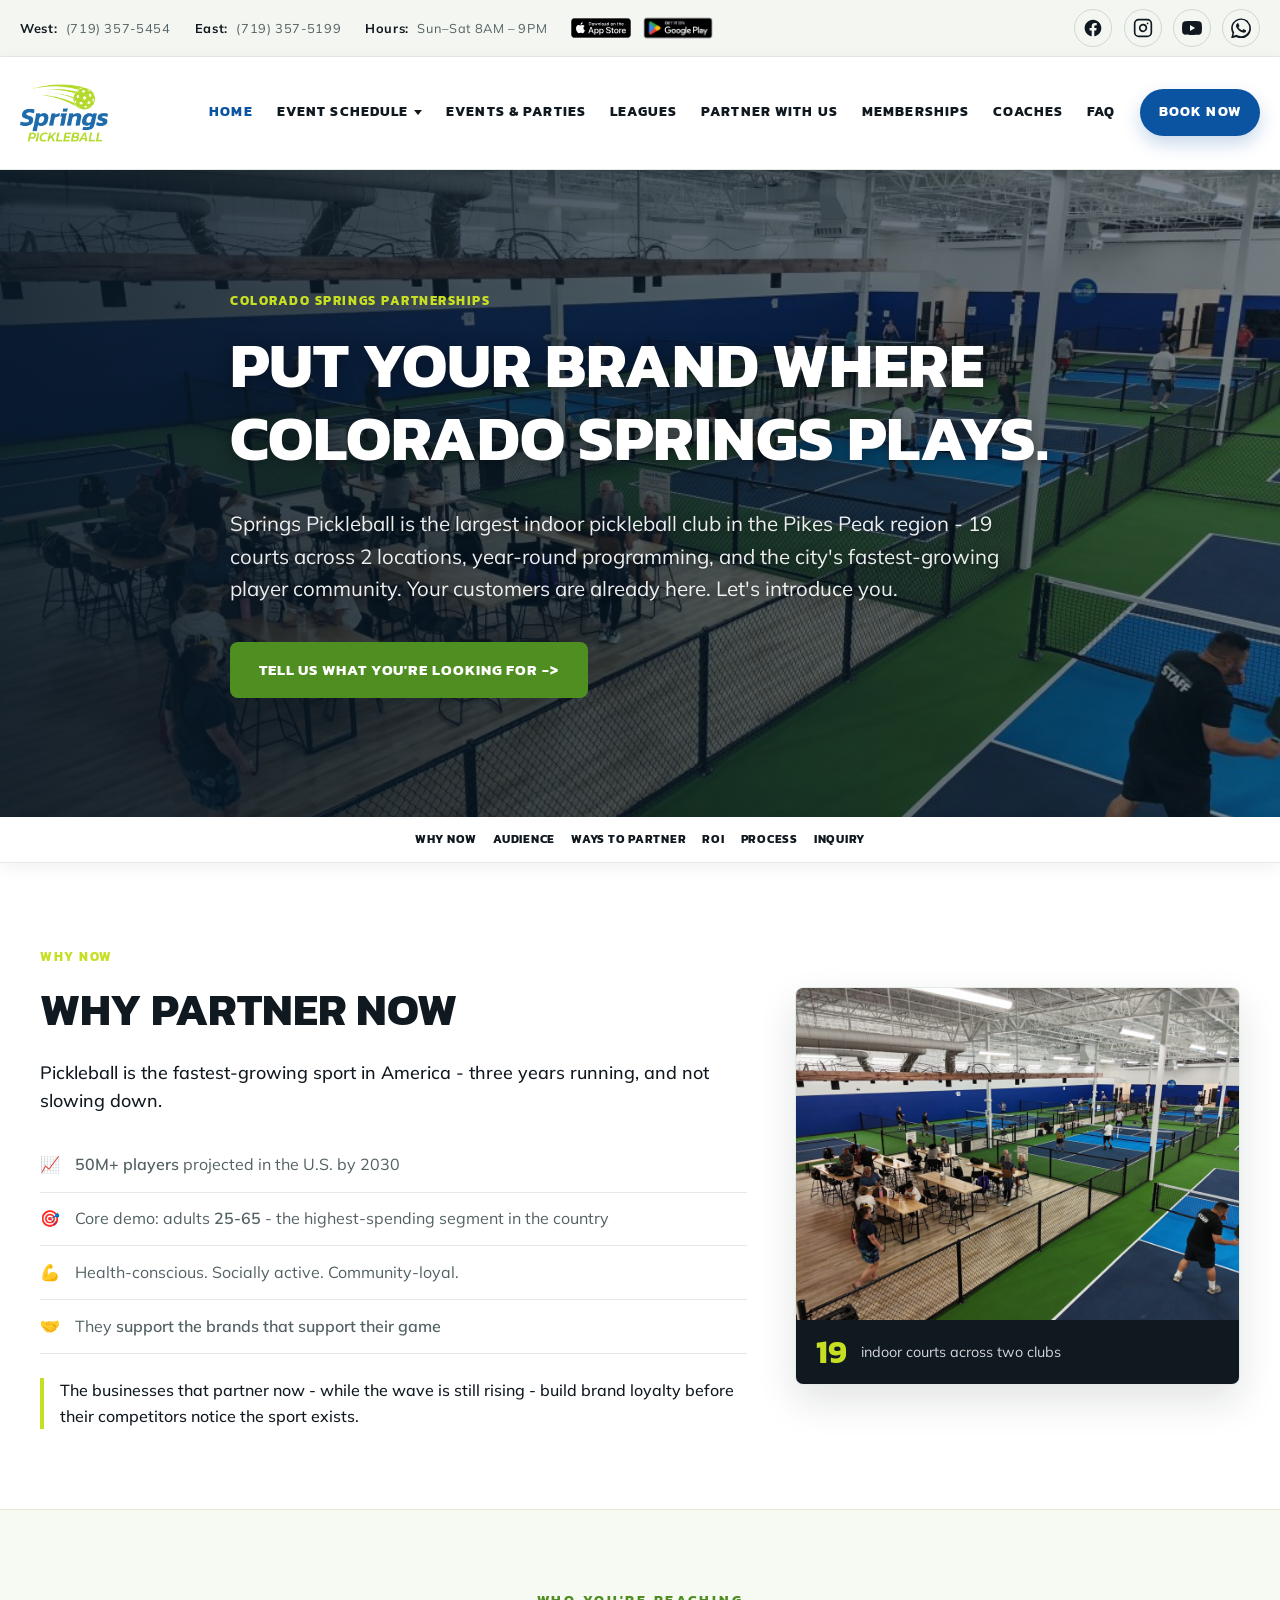
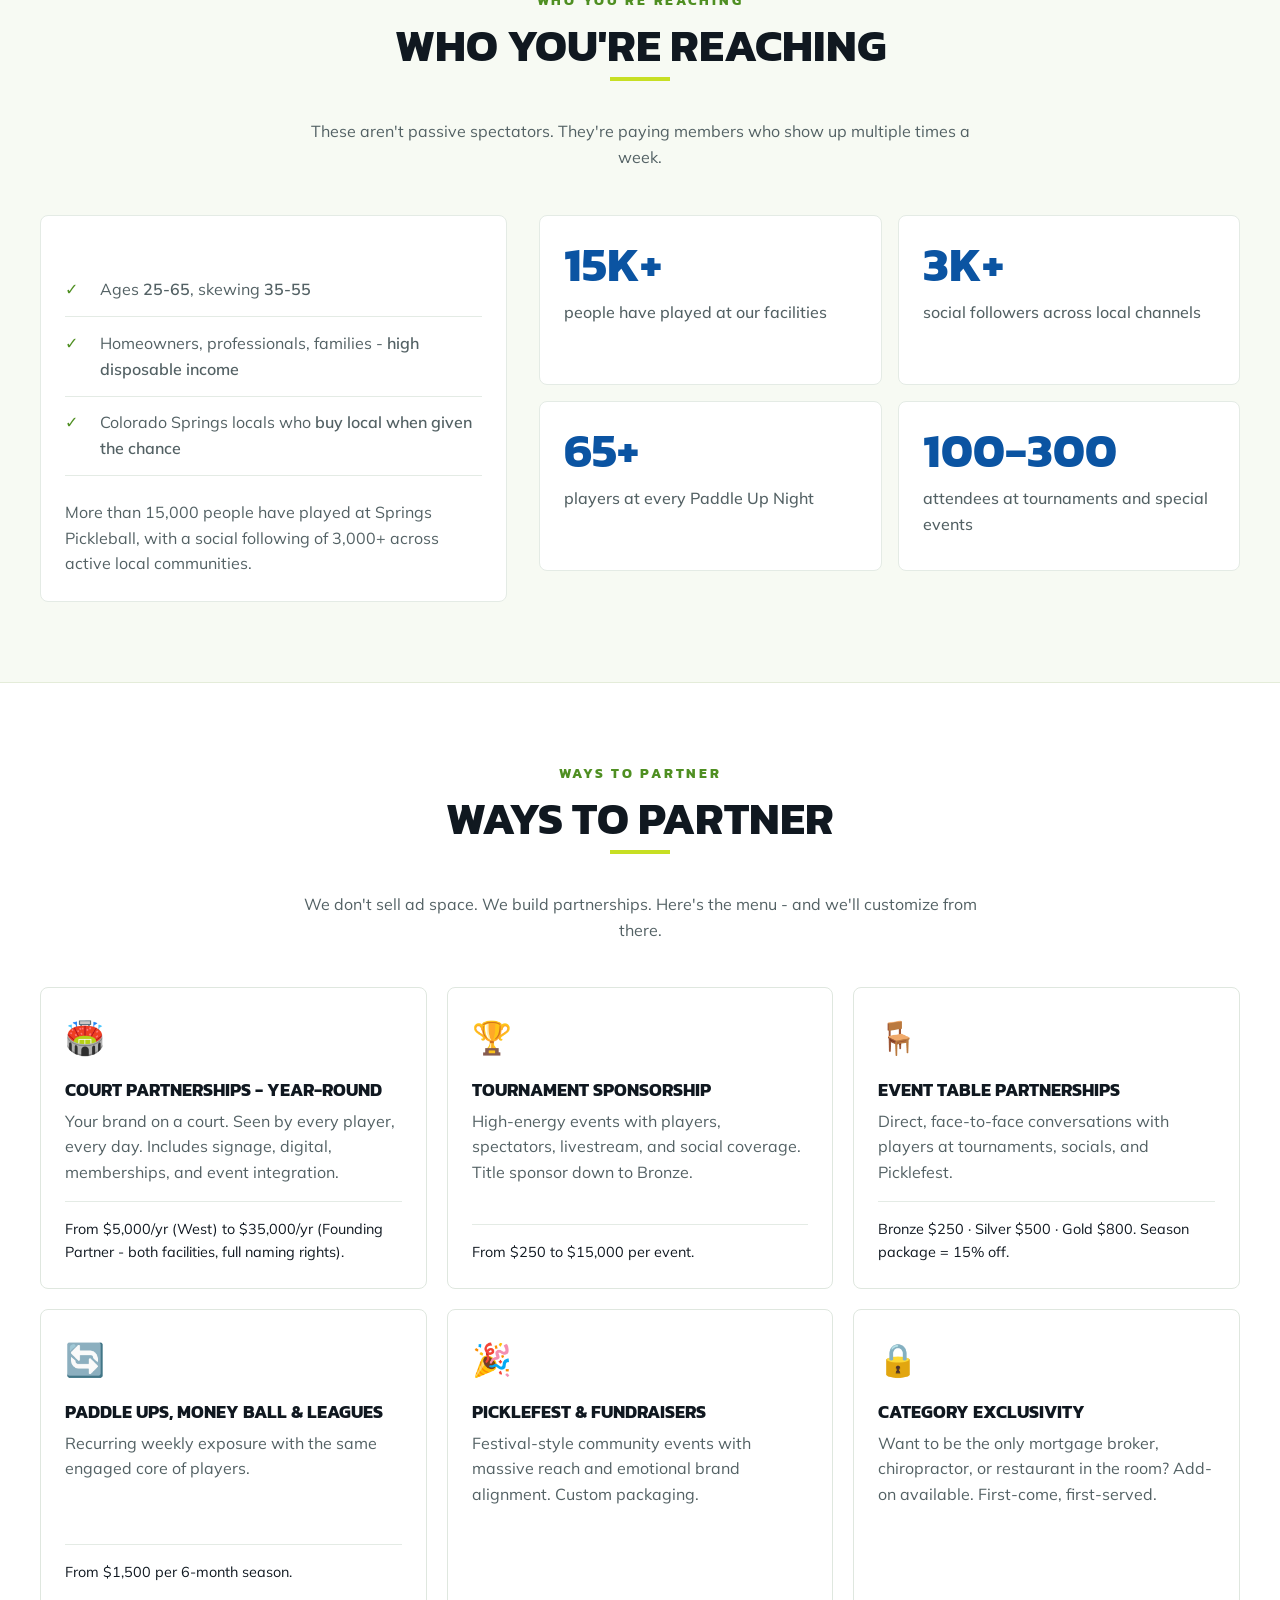
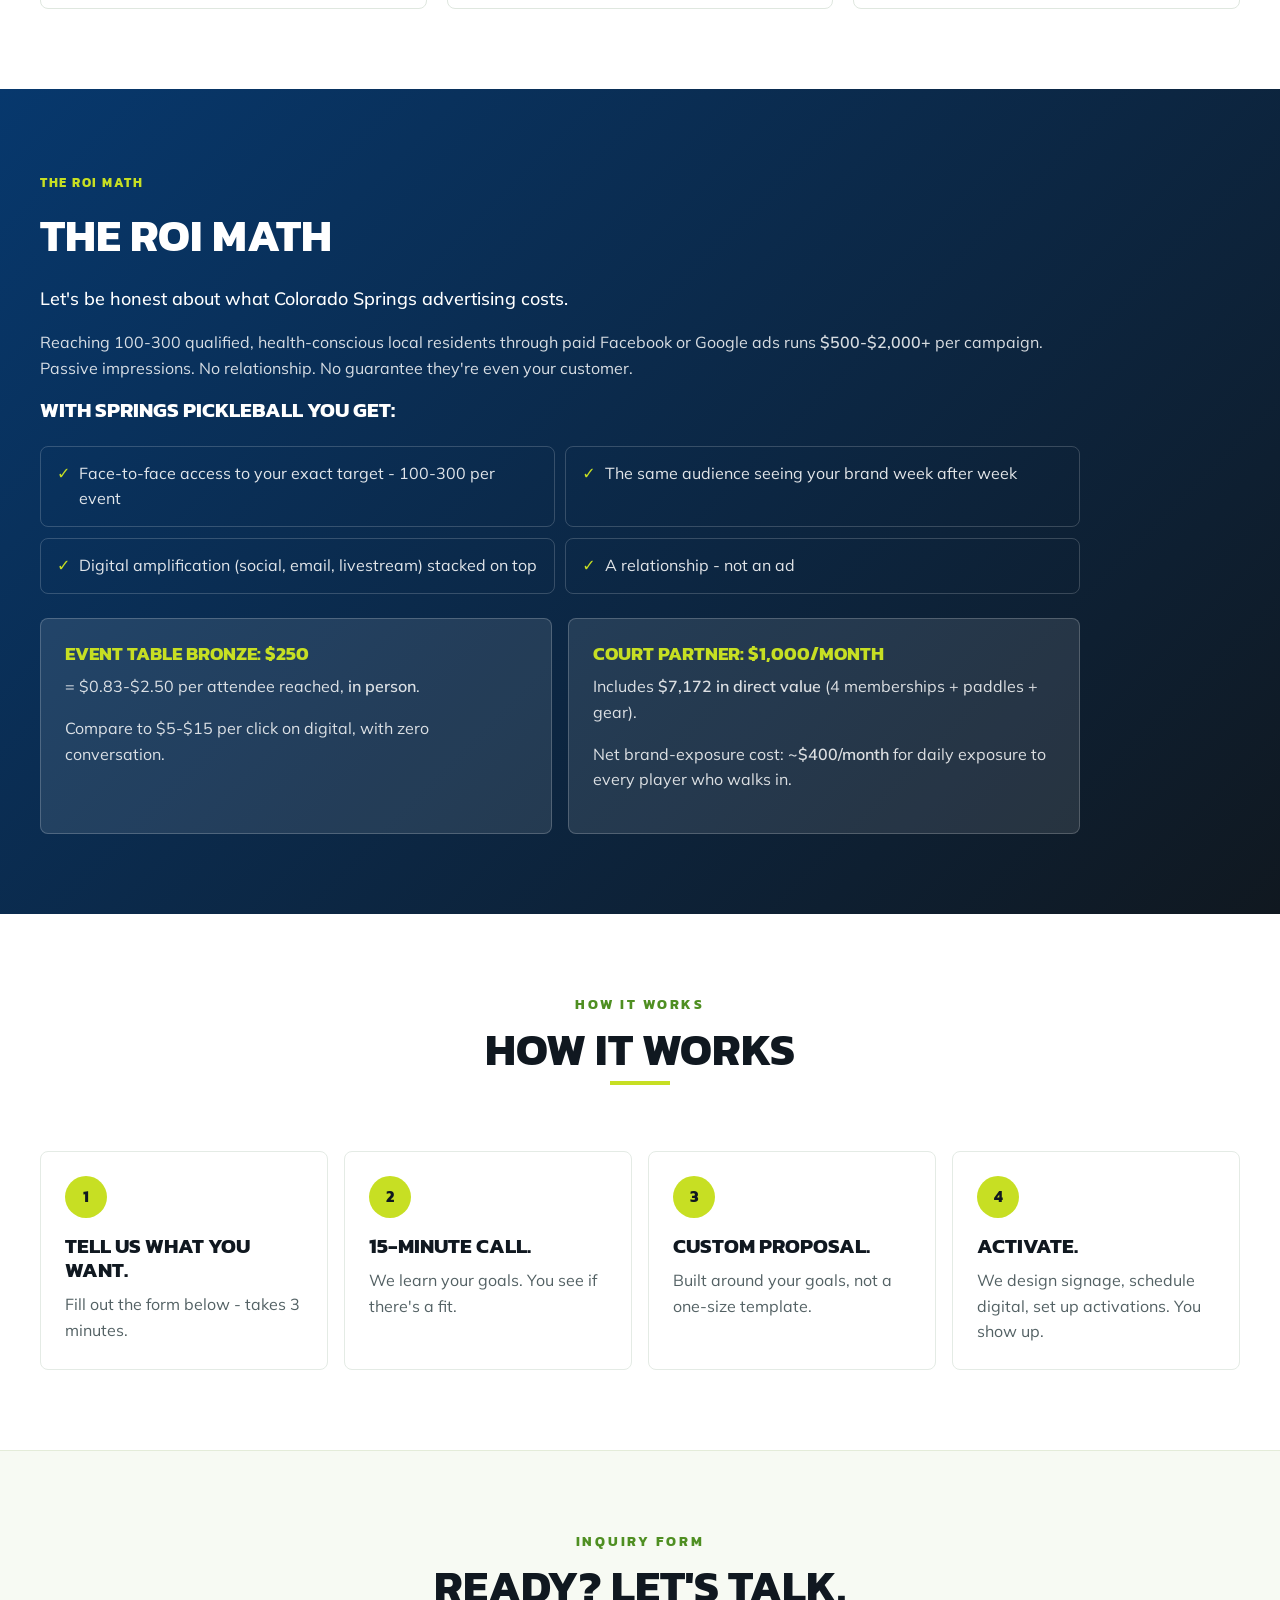
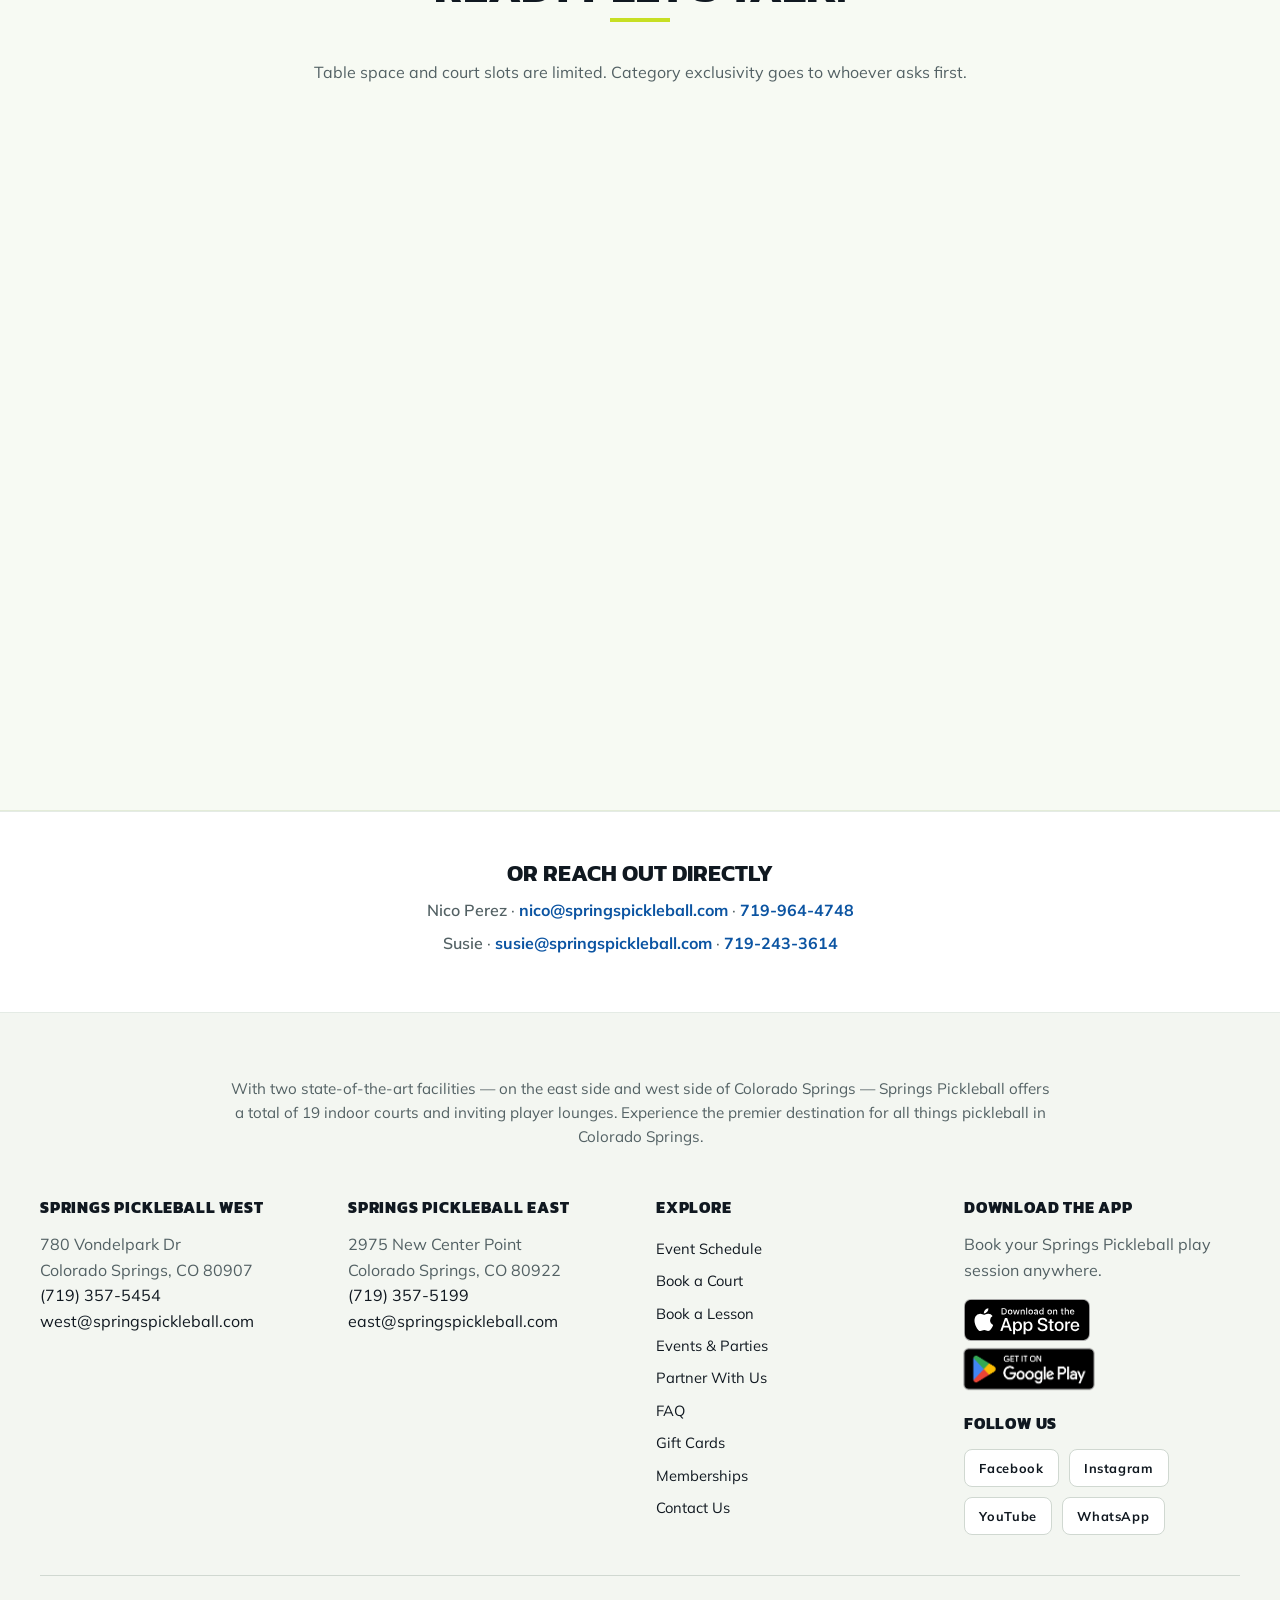
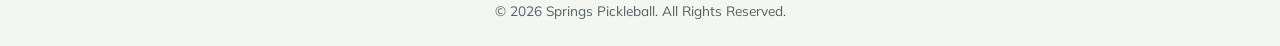
<file: become-a-sponsor/index.html>
<!DOCTYPE html>
<html lang="en">
<head>
<meta charset="UTF-8">
<meta name="viewport" content="width=device-width, initial-scale=1">
<title>Sponsor Springs Pickleball — Colorado Springs Partnerships</title>
<meta name="description" content="Partner with Colorado Springs' largest indoor pickleball community. Court, tournament, event table, and vendor sponsorships starting at $250. Get a custom proposal.">
<link rel="canonical" href="https://springspickleball.com/become-a-sponsor/">
<meta property="og:type" content="website">
<meta property="og:site_name" content="Springs Pickleball">
<meta property="og:title" content="Sponsor Springs Pickleball — Colorado Springs Partnerships">
<meta property="og:description" content="Partner with Colorado Springs' largest indoor pickleball community. Court, tournament, event table, and vendor sponsorships starting at $250. Get a custom proposal.">
<meta property="og:url" content="https://springspickleball.com/become-a-sponsor/">
<meta property="og:image" content="https://springspickleball.com/images/east-primary-overview-people.jpg">
<meta name="twitter:card" content="summary_large_image">
<meta name="twitter:title" content="Sponsor Springs Pickleball — Colorado Springs Partnerships">
<meta name="twitter:description" content="Partner with Colorado Springs' largest indoor pickleball community. Court, tournament, event table, and vendor sponsorships starting at $250.">
<meta name="twitter:image" content="https://springspickleball.com/images/east-primary-overview-people.jpg">
<script type="application/ld+json">
{
  "@context": "https://schema.org",
  "@type": "SportsActivityLocation",
  "@id": "https://springspickleball.com/#business",
  "name": "Springs Pickleball",
  "url": "https://springspickleball.com/",
  "image": "https://springspickleball.com/images/east-primary-overview-people.jpg",
  "description": "Indoor pickleball club in Colorado Springs with 19 courts across West and East locations, level-based open play, tournaments, lessons, events, memberships, and AI court cameras.",
  "sport": "Pickleball",
  "priceRange": "$$",
  "sameAs": [
    "https://www.facebook.com/profile.php?id=100082905789301",
    "https://www.instagram.com/springspickleball/",
    "https://www.youtube.com/@SpringsPickleballClub"
  ],
  "department": [
    {
      "@type": "SportsActivityLocation",
      "name": "Springs Pickleball West",
      "telephone": "+1-719-357-5454",
      "address": {
        "@type": "PostalAddress",
        "streetAddress": "780 Vondelpark Dr",
        "addressLocality": "Colorado Springs",
        "addressRegion": "CO",
        "postalCode": "80907",
        "addressCountry": "US"
      },
      "openingHoursSpecification": [{
        "@type": "OpeningHoursSpecification",
        "dayOfWeek": ["Monday","Tuesday","Wednesday","Thursday","Friday","Saturday","Sunday"],
        "opens": "08:00",
        "closes": "21:00"
      }]
    },
    {
      "@type": "SportsActivityLocation",
      "name": "Springs Pickleball East",
      "telephone": "+1-719-357-5199",
      "address": {
        "@type": "PostalAddress",
        "streetAddress": "2975 New Center Point",
        "addressLocality": "Colorado Springs",
        "addressRegion": "CO",
        "postalCode": "80922",
        "addressCountry": "US"
      },
      "openingHoursSpecification": [{
        "@type": "OpeningHoursSpecification",
        "dayOfWeek": ["Monday","Tuesday","Wednesday","Thursday","Friday","Saturday","Sunday"],
        "opens": "08:00",
        "closes": "21:00"
      }]
    }
  ]
}
</script>
<link rel="icon" href="/images/logo.png">
<link rel="preconnect" href="https://fonts.googleapis.com">
<link rel="preconnect" href="https://fonts.gstatic.com" crossorigin>
<link rel="preload" as="style" href="https://fonts.googleapis.com/css2?family=Kanit:wght@600;700;800;900&family=Mulish:wght@400;500;600;700&display=swap">
<link href="https://fonts.googleapis.com/css2?family=Kanit:wght@600;700;800;900&family=Mulish:wght@400;500;600;700&display=swap" rel="stylesheet">
<link rel="stylesheet" href="/styles.css">
<!-- PostHog analytics -->
<script>
    !function(t,e){var o,n,p,r;e.__SV||(window.posthog && window.posthog.__loaded)||(window.posthog=e,e._i=[],e.init=function(i,s,a){function g(t,e){var o=e.split(".");2==o.length&&(t=t[o[0]],e=o[1]),t[e]=function(){t.push([e].concat(Array.prototype.slice.call(arguments,0)))}}(p=t.createElement("script")).type="text/javascript",p.crossOrigin="anonymous",p.async=!0,p.src=s.api_host.replace(".i.posthog.com","-assets.i.posthog.com")+"/static/array.js",(r=t.getElementsByTagName("script")[0]).parentNode.insertBefore(p,r);var u=e;for(void 0!==a?u=e[a]=[]:a="posthog",u.people=u.people||[],u.toString=function(t){var e="posthog";return"posthog"!==a&&(e+="."+a),t||(e+=" (stub)"),e},u.people.toString=function(){return u.toString(1)+".people (stub)"},o="Ai Ri init Vi Yi Rr zi Gi Zi capture calculateEventProperties en register register_once register_for_session unregister unregister_for_session sn getFeatureFlag getFeatureFlagPayload getFeatureFlagResult isFeatureEnabled reloadFeatureFlags updateFlags updateEarlyAccessFeatureEnrollment getEarlyAccessFeatures on onFeatureFlags onSurveysLoaded onSessionId getSurveys getActiveMatchingSurveys renderSurvey displaySurvey cancelPendingSurvey canRenderSurvey canRenderSurveyAsync an identify setPersonProperties group resetGroups setPersonPropertiesForFlags resetPersonPropertiesForFlags setGroupPropertiesForFlags resetGroupPropertiesForFlags reset setIdentity clearIdentity get_distinct_id getGroups get_session_id get_session_replay_url alias set_config startSessionRecording stopSessionRecording sessionRecordingStarted captureException addExceptionStep captureLog startExceptionAutocapture stopExceptionAutocapture loadToolbar get_property getSessionProperty rn Ki createPersonProfile setInternalOrTestUser nn $i hn opt_in_capturing opt_out_capturing has_opted_in_capturing has_opted_out_capturing get_explicit_consent_status is_capturing clear_opt_in_out_capturing Xi debug Mr tn getPageViewId captureTraceFeedback captureTraceMetric Di".split(" "),n=0;n<o.length;n++)g(u,o[n]);e._i.push([i,s,a])},e.__SV=1)}(document,window.posthog||[]);
    posthog.init('phc_vF6eUVDUjHxFuzRYnQdYyFNWEmRdH77WgLQWCtuxiQvF', {
        api_host: 'https://us.i.posthog.com',
        defaults: '2026-01-30',
        person_profiles: 'identified_only',
    })
</script>
</head>
<body>

<div class="utility-bar">
  <div class="container">
    <div class="utility-info">
      <span><strong>West:</strong> <a href="tel:17193575454">(719) 357-5454</a></span>
      <span><strong>East:</strong> <a href="tel:17193575199">(719) 357-5199</a></span>
      <span><strong>Hours:</strong> Sun–Sat 8AM – 9PM</span>
      <span class="utility-apps">
        <a href="https://apps.apple.com/us/app/springs-pickleball/id6746125979" target="_blank" rel="noopener" class="app-badge apple" aria-label="Download on the App Store">
          <img src="/images/app-store-badge.svg" alt="Download on the App Store" loading="lazy" decoding="async">
        </a>
        <a href="https://play.google.com/store/apps/details?id=com.courtreserve.springpickvondelpark" target="_blank" rel="noopener" class="app-badge google" aria-label="Get it on Google Play">
          <img src="/images/google-play-badge.png" alt="Get it on Google Play" loading="lazy" decoding="async">
        </a>
      </span>
    </div>
    <div class="utility-social">
      <a href="https://www.facebook.com/profile.php?id=100082905789301" target="_blank" rel="noopener" aria-label="Facebook"><svg xmlns="http://www.w3.org/2000/svg" viewBox="0 0 24 24" fill="currentColor" aria-hidden="true"><path d="M22 12.06C22 6.5 17.52 2 12 2S2 6.5 2 12.06C2 17.08 5.66 21.24 10.44 22v-7.03H7.9v-2.91h2.54V9.85c0-2.52 1.49-3.91 3.77-3.91 1.09 0 2.24.2 2.24.2v2.47h-1.26c-1.24 0-1.63.77-1.63 1.57v1.89h2.77l-.44 2.91h-2.33V22C18.34 21.24 22 17.08 22 12.06z"/></svg></a>
      <a href="https://www.instagram.com/springspickleball/" target="_blank" rel="noopener" aria-label="Instagram"><svg xmlns="http://www.w3.org/2000/svg" viewBox="0 0 24 24" fill="none" stroke="currentColor" stroke-width="2" stroke-linecap="round" stroke-linejoin="round" aria-hidden="true"><rect width="20" height="20" x="2" y="2" rx="5"/><path d="M16 11.37A4 4 0 1 1 12.63 8 4 4 0 0 1 16 11.37z"/><path d="M17.5 6.5h.01"/></svg></a>
      <a href="https://www.youtube.com/@SpringsPickleballClub" target="_blank" rel="noopener" aria-label="YouTube"><svg xmlns="http://www.w3.org/2000/svg" viewBox="0 0 24 24" fill="currentColor" aria-hidden="true"><path d="M23.5 6.2a3 3 0 0 0-2.1-2.1C19.5 3.6 12 3.6 12 3.6s-7.5 0-9.4.5A3 3 0 0 0 .5 6.2 31.6 31.6 0 0 0 0 12a31.6 31.6 0 0 0 .5 5.8 3 3 0 0 0 2.1 2.1c1.9.5 9.4.5 9.4.5s7.5 0 9.4-.5a3 3 0 0 0 2.1-2.1A31.6 31.6 0 0 0 24 12a31.6 31.6 0 0 0-.5-5.8zM9.6 15.5v-7l6.2 3.5-6.2 3.5z"/></svg></a>
      <a href="https://chat.whatsapp.com/K9vtiqorP8m2vQCubyhikW?mode=r_c" target="_blank" rel="noopener" aria-label="WhatsApp"><svg xmlns="http://www.w3.org/2000/svg" viewBox="0 0 24 24" fill="currentColor" aria-hidden="true"><path d="M17.47 14.38c-.3-.15-1.76-.87-2.03-.97-.27-.1-.47-.15-.67.15-.2.3-.77.97-.94 1.17-.17.2-.35.22-.64.07-.3-.15-1.26-.46-2.39-1.48-.88-.79-1.48-1.76-1.65-2.06-.17-.3-.02-.46.13-.61.13-.13.3-.35.44-.52.15-.17.2-.3.3-.5.1-.2.05-.37-.02-.52-.08-.15-.67-1.61-.92-2.21-.24-.58-.49-.5-.67-.51h-.57c-.2 0-.52.07-.79.37-.27.3-1.04 1.02-1.04 2.48s1.07 2.88 1.21 3.08c.15.2 2.1 3.2 5.08 4.49.71.31 1.26.49 1.7.62.71.23 1.36.2 1.87.12.57-.08 1.76-.72 2-1.41.25-.69.25-1.29.17-1.41-.07-.12-.27-.2-.57-.35M12.05 21.79H12a9.9 9.9 0 0 1-5.03-1.38l-.36-.21-3.74.98 1-3.64-.23-.37A9.86 9.86 0 0 1 2.16 12c0-5.45 4.43-9.89 9.9-9.89 2.63 0 5.11 1.03 6.97 2.9a9.83 9.83 0 0 1 2.9 6.99c-.01 5.45-4.44 9.89-9.89 9.89m8.42-18.29A11.82 11.82 0 0 0 12.04.5C5.49.5.16 5.83.15 12.39c0 2.1.55 4.14 1.59 5.95L.06 24.5l6.3-1.65A11.88 11.88 0 0 0 12.05 24.5h.01c6.55 0 11.89-5.33 11.89-11.89a11.82 11.82 0 0 0-3.49-8.41"/></svg></a>
    </div>
  </div>
</div>

<header class="site-header">
  <div class="nav">
    <div class="nav-left">
      <a href="/" class="logo" aria-label="Springs Pickleball home">
        <img src="/images/logo.png" alt="Springs Pickleball">
      </a>
      <div class="pref-widget" id="prefWidget" hidden>
        <button type="button" class="pref-chip" data-pref="location">West</button>
        <button type="button" class="pref-chip" data-pref="access">Guest</button>
      </div>
    </div>
    <button class="nav-toggle" aria-label="Toggle menu" aria-expanded="false">☰</button>
    <ul class="nav-links">
      <li><a href="/">Home</a></li>
      <li class="has-dropdown">
        <a href="/events.html">Event Schedule <span class="chev"></span></a>
        <div class="megamenu">
          <div>
            <h5>West Colorado Springs</h5>
            <ul>
              <li><a href="https://app.courtreserve.com/online/publicbookings/8778?tab=explore" target="_blank" rel="noopener">All West Events</a></li>
              <li><a href="https://app.courtreserve.com/Online/Events/List/8778/GBT6FTIB7O8778" target="_blank" rel="noopener">Open Play</a></li>
              <li><a href="https://app.courtreserve.com/Online/Events/List/8778/YJTXG2EIEE8778" target="_blank" rel="noopener">Clinics &amp; Lessons</a></li>
              <li><a href="https://springspickleballtournaments.com" target="_blank" rel="noopener">Tournaments</a></li>
              <li><a href="https://app.courtreserve.com/Online/Events/List/8778/IEK4J2VCGD8778" target="_blank" rel="noopener">Free Intro to Pickleball</a></li>
              <li><a href="https://app.courtreserve.com/Online/Events/List/8778/KSG26IIQZ88778" target="_blank" rel="noopener">DUPR Events</a></li>
              <li><a href="https://app.courtreserve.com/Online/Events/List/8778/ZD9HYWGL548778" target="_blank" rel="noopener">Social Events</a></li>
            </ul>
          </div>
          <div>
            <h5>East Colorado Springs</h5>
            <ul>
              <li><a href="https://app.courtreserve.com/online/publicbookings/15687?tab=explore" target="_blank" rel="noopener">All East Events</a></li>
              <li><a href="https://app.courtreserve.com/Online/Events/List/15687/GBT6FTIB7O8778" target="_blank" rel="noopener">Open Play</a></li>
              <li><a href="https://app.courtreserve.com/Online/Events/List/15687/QMVL8Z1WB18778" target="_blank" rel="noopener">Clinics &amp; Lessons</a></li>
              <li><a href="https://springspickleballtournaments.com" target="_blank" rel="noopener">Tournaments</a></li>
              <li><a href="https://app.courtreserve.com/Online/Events/List/15687/IEK4J2VCGD8778" target="_blank" rel="noopener">Free Intro to Pickleball</a></li>
              <li><a href="https://app.courtreserve.com/Online/Events/List/15687/KSG26IIQZ88778" target="_blank" rel="noopener">DUPR Events</a></li>
              <li><a href="https://app.courtreserve.com/Online/Events/List/15687/AKGXI2B2O78778" target="_blank" rel="noopener">Social Events</a></li>
              <li><a href="https://app.courtreserve.com/Online/Events/List/15687/Q3OUIZPZML15687" target="_blank" rel="noopener">Youth Programs</a></li>
            </ul>
          </div>
        </div>
      </li>
      <li><a href="/events-parties.html">Events &amp; Parties</a></li>
      <li><a href="/leagues.html">Leagues</a></li>
      <li><a href="/become-a-sponsor/">Partner With Us</a></li>
      <li><a href="/memberships.html">Memberships</a></li>
      <li><a href="/instructors.html">Coaches</a></li>
      <li><a href="/faq.html">FAQ</a></li>
      <li><a href="/book.html" class="nav-cta" data-open-book-modal>Book Now</a></li>
    </ul>
  </div>
</header>
<div class="book-modal-overlay" id="bookModalOverlay" hidden>
  <div class="book-modal" role="dialog" aria-modal="true" aria-labelledby="bookModalTitle">
    <button type="button" class="book-modal-close" aria-label="Close">&times;</button>
    <h3 id="bookModalTitle">Book a Court</h3>

    <div class="toggle-group book-modal-toggle" role="group" aria-label="Choose location">
      <button type="button" data-book-toggle="location" data-value="west" class="active">West</button>
      <button type="button" data-book-toggle="location" data-value="east">East</button>
    </div>

    <div class="toggle-group book-modal-toggle" role="group" aria-label="Choose account status">
      <button type="button" data-book-toggle="access" data-value="guest" class="active">Guest<span class="toggle-sub">no account</span></button>
      <button type="button" data-book-toggle="access" data-value="member">Member<span class="toggle-sub">any account</span></button>
    </div>

    <a href="https://app.courtreserve.com/online/publicbookings/8778" id="bookModalGo" class="btn book-modal-go" target="_blank" rel="noopener">Continue to Booking</a>
  </div>
</div>

<main class="sponsor-page">
  <section id="hero" class="sponsor-hero">
    <div class="container">
      <div class="sponsor-hero-copy reveal">
        <span class="eyebrow">Colorado Springs Partnerships</span>
        <h1>Put your brand where Colorado Springs plays.</h1>
        <p class="lead">Springs Pickleball is the largest indoor pickleball club in the Pikes Peak region - 19 courts across 2 locations, year-round programming, and the city's fastest-growing player community. Your customers are already here. Let's introduce you.</p>
        <a href="#form" class="btn btn-accent sponsor-hero-cta" data-sponsor-event="sponsor_hero_cta_click">Tell us what you're looking for -&gt;</a>
      </div>
    </div>
  </section>

  <nav class="sponsor-jump-nav" aria-label="Sponsor page sections">
    <div class="container">
      <a href="#why-now">Why Now</a>
      <a href="#audience">Audience</a>
      <a href="#partnerships">Ways to Partner</a>
      <a href="#roi">ROI</a>
      <a href="#process">Process</a>
      <a href="#form">Inquiry</a>
    </div>
  </nav>

  <section id="why-now" class="block sponsor-why-now">
    <div class="container">
      <div class="sponsor-split reveal">
        <div class="sponsor-copy">
          <span class="eyebrow">Why Now</span>
          <h2>Why partner now</h2>
          <p class="section-lead">Pickleball is the fastest-growing sport in America - three years running, and not slowing down.</p>
          <ul class="icon-list">
            <li><span aria-hidden="true">📈</span><strong>50M+ players</strong> projected in the U.S. by 2030</li>
            <li><span aria-hidden="true">🎯</span>Core demo: adults <strong>25-65</strong> - the highest-spending segment in the country</li>
            <li><span aria-hidden="true">💪</span>Health-conscious. Socially active. Community-loyal.</li>
            <li><span aria-hidden="true">🤝</span>They <strong>support the brands that support their game</strong></li>
          </ul>
          <p class="highlight-line">The businesses that partner now - while the wave is still rising - build brand loyalty before their competitors notice the sport exists.</p>
        </div>
        <div class="sponsor-image-card">
          <img src="/images/east-primary-overview-people.jpg" alt="Players gathering on the courts at Springs Pickleball East" loading="lazy" decoding="async">
          <div class="stat-ribbon"><strong>19</strong><span>indoor courts across two clubs</span></div>
        </div>
      </div>
    </div>
  </section>

  <section id="audience" class="block alt sponsor-audience">
    <div class="container">
      <div class="section-head reveal">
        <span class="eyebrow">Who You're Reaching</span>
        <h2>Who you're reaching</h2>
        <p>These aren't passive spectators. They're paying members who show up multiple times a week.</p>
      </div>
      <div class="audience-layout reveal-stagger">
        <div class="audience-copy">
          <ul class="check-list">
            <li>Ages <strong>25-65</strong>, skewing <strong>35-55</strong></li>
            <li>Homeowners, professionals, families - <strong>high disposable income</strong></li>
            <li>Colorado Springs locals who <strong>buy local when given the chance</strong></li>
          </ul>
          <p>More than 15,000 people have played at Springs Pickleball, with a social following of 3,000+ across active local communities.</p>
        </div>
        <div class="audience-stats">
          <div class="stat-block"><strong>15K+</strong><span>people have played at our facilities</span></div>
          <div class="stat-block"><strong>3K+</strong><span>social followers across local channels</span></div>
          <div class="stat-block"><strong>65+</strong><span>players at every Paddle Up Night</span></div>
          <div class="stat-block"><strong>100-300</strong><span>attendees at tournaments and special events</span></div>
        </div>
      </div>
    </div>
  </section>

  <section id="partnerships" class="block sponsor-partnerships">
    <div class="container">
      <div class="section-head reveal">
        <span class="eyebrow">Ways to Partner</span>
        <h2>Ways to partner</h2>
        <p>We don't sell ad space. We build partnerships. Here's the menu - and we'll customize from there.</p>
      </div>
      <div class="partnership-grid reveal-stagger">
        <a class="partner-card" href="#form" data-interest="Court Partnerships" data-sponsor-event="sponsor_card_click"><span class="card-icon" aria-hidden="true">🏟️</span><h3>Court Partnerships - Year-Round</h3><p>Your brand on a court. Seen by every player, every day. Includes signage, digital, memberships, and event integration.</p><p class="price-line">From $5,000/yr (West) to $35,000/yr (Founding Partner - both facilities, full naming rights).</p></a>
        <a class="partner-card" href="#form" data-interest="Tournament Sponsorship" data-sponsor-event="sponsor_card_click"><span class="card-icon" aria-hidden="true">🏆</span><h3>Tournament Sponsorship</h3><p>High-energy events with players, spectators, livestream, and social coverage. Title sponsor down to Bronze.</p><p class="price-line">From $250 to $15,000 per event.</p></a>
        <a class="partner-card" href="#form" data-interest="Event Table Partnerships" data-sponsor-event="sponsor_card_click"><span class="card-icon" aria-hidden="true">🪑</span><h3>Event Table Partnerships</h3><p>Direct, face-to-face conversations with players at tournaments, socials, and Picklefest.</p><p class="price-line">Bronze $250 · Silver $500 · Gold $800. Season package = 15% off.</p></a>
        <a class="partner-card" href="#form" data-interest="Paddle Ups, Money Ball & Leagues" data-sponsor-event="sponsor_card_click"><span class="card-icon" aria-hidden="true">🔄</span><h3>Paddle Ups, Money Ball &amp; Leagues</h3><p>Recurring weekly exposure with the same engaged core of players.</p><p class="price-line">From $1,500 per 6-month season.</p></a>
        <a class="partner-card" href="#form" data-interest="Picklefest & Fundraisers" data-sponsor-event="sponsor_card_click"><span class="card-icon" aria-hidden="true">🎉</span><h3>Picklefest &amp; Fundraisers</h3><p>Festival-style community events with massive reach and emotional brand alignment. Custom packaging.</p></a>
        <a class="partner-card" href="#form" data-interest="Category Exclusivity" data-sponsor-event="sponsor_card_click"><span class="card-icon" aria-hidden="true">🔒</span><h3>Category Exclusivity</h3><p>Want to be the only mortgage broker, chiropractor, or restaurant in the room? Add-on available. First-come, first-served.</p></a>
      </div>
    </div>
  </section>

  <section id="roi" class="sponsor-roi">
    <div class="container">
      <div class="roi-panel reveal">
        <span class="eyebrow">The ROI Math</span>
        <h2>The ROI math</h2>
        <p class="section-lead">Let's be honest about what Colorado Springs advertising costs.</p>
        <p>Reaching 100-300 qualified, health-conscious local residents through paid Facebook or Google ads runs <strong>$500-$2,000+</strong> per campaign. Passive impressions. No relationship. No guarantee they're even your customer.</p>
        <h3>With Springs Pickleball you get:</h3>
        <ul class="roi-list">
          <li>Face-to-face access to your exact target - 100-300 per event</li>
          <li>The same audience seeing your brand week after week</li>
          <li>Digital amplification (social, email, livestream) stacked on top</li>
          <li>A relationship - not an ad</li>
        </ul>
        <div class="roi-boxes">
          <div class="roi-box"><h3>Event Table Bronze: $250</h3><p>= $0.83-$2.50 per attendee reached, <strong>in person</strong>.</p><p>Compare to $5-$15 per click on digital, with zero conversation.</p></div>
          <div class="roi-box"><h3>Court Partner: $1,000/month</h3><p>Includes <strong>$7,172 in direct value</strong> (4 memberships + paddles + gear).</p><p>Net brand-exposure cost: <strong>~$400/month</strong> for daily exposure to every player who walks in.</p></div>
        </div>
      </div>
    </div>
  </section>

  <section id="process" class="block sponsor-process">
    <div class="container">
      <div class="section-head reveal">
        <span class="eyebrow">How It Works</span>
        <h2>How it works</h2>
      </div>
      <div class="process-grid reveal-stagger">
        <div class="process-step"><span>1</span><h3>Tell us what you want.</h3><p>Fill out the form below - takes 3 minutes.</p></div>
        <div class="process-step"><span>2</span><h3>15-minute call.</h3><p>We learn your goals. You see if there's a fit.</p></div>
        <div class="process-step"><span>3</span><h3>Custom proposal.</h3><p>Built around your goals, not a one-size template.</p></div>
        <div class="process-step"><span>4</span><h3>Activate.</h3><p>We design signage, schedule digital, set up activations. You show up.</p></div>
      </div>
    </div>
  </section>

  <section id="form" class="block alt sponsor-form-section">
    <div class="container">
      <div class="section-head reveal">
        <span class="eyebrow">Inquiry Form</span>
        <h2>Ready? Let's talk.</h2>
        <p>Table space and court slots are limited. Category exclusivity goes to whoever asks first.</p>
      </div>
      <div class="contact-form-embed reveal">
        <iframe loading="lazy" title="Sponsorship inquiry form" src="https://translucent-punishment-2cb.notion.site/ebd//36437c4129098075b1eeec6118161fb7" width="100%" height="600" frameborder="0" allowfullscreen=""></iframe>
      </div>
    </div>
  </section>

  <section id="contact" class="sponsor-contact">
    <div class="container reveal">
      <h2>Or reach out directly</h2>
      <p><strong>Nico Perez</strong> · <a href="mailto:nico@springspickleball.com" data-sponsor-event="sponsor_contact_click">nico@springspickleball.com</a> · <a href="tel:17199644748" data-sponsor-event="sponsor_contact_click">719-964-4748</a></p>
      <p><strong>Susie</strong> · <a href="mailto:susie@springspickleball.com" data-sponsor-event="sponsor_contact_click">susie@springspickleball.com</a> · <a href="tel:17192433614" data-sponsor-event="sponsor_contact_click">719-243-3614</a></p>
    </div>
  </section>
</main>

<footer class="site-footer">
  <div class="container">
    <p class="footer-intro">With two state-of-the-art facilities — on the east side and west side of Colorado Springs — Springs Pickleball offers a total of 19 indoor courts and inviting player lounges. Experience the premier destination for all things pickleball in Colorado Springs.</p>
    <div class="footer-grid">
      <div>
        <h4>Springs Pickleball West</h4>
        <p>780 Vondelpark Dr<br>Colorado Springs, CO 80907<br><a href="tel:17193575454">(719) 357-5454</a><br><a href="mailto:west@springspickleball.com">west@springspickleball.com</a></p>
      </div>
      <div>
        <h4>Springs Pickleball East</h4>
        <p>2975 New Center Point<br>Colorado Springs, CO 80922<br><a href="tel:17193575199">(719) 357-5199</a><br><a href="mailto:east@springspickleball.com">east@springspickleball.com</a></p>
      </div>
      <div>
        <h4>Explore</h4>
        <ul>
          <!-- <li><a href="/jobs.html">Jobs</a></li> -->
          <li><a href="/events.html">Event Schedule</a></li>
          <li><a href="/book.html">Book a Court</a></li>
          <li><a href="/instructors.html">Book a Lesson</a></li>
          <li><a href="/events-parties.html">Events &amp; Parties</a></li>
          <li><a href="/become-a-sponsor/">Partner With Us</a></li>
          <li><a href="/faq.html">FAQ</a></li>
          <li><a href="https://shop.springspickleball.com" target="_blank" rel="noopener">Gift Cards</a></li>
          <li><a href="/memberships.html">Memberships</a></li>
          <li><a href="/contact.html">Contact Us</a></li>
        </ul>
      </div>
      <div>
        <h4>Download The App</h4>
        <p>Book your Springs Pickleball play session anywhere.</p>
        <div class="footer-apps">
          <a href="https://apps.apple.com/us/app/springs-pickleball/id6746125979" target="_blank" rel="noopener" class="app-badge apple" aria-label="Download on the App Store">
            <img src="/images/app-store-badge.svg" alt="Download on the App Store" loading="lazy" decoding="async">
          </a>
          <a href="https://play.google.com/store/apps/details?id=com.courtreserve.springpickvondelpark" target="_blank" rel="noopener" class="app-badge google" aria-label="Get it on Google Play">
            <img src="/images/google-play-badge.png" alt="Get it on Google Play" loading="lazy" decoding="async">
          </a>
        </div>
        <h4 style="margin-top:1.5rem;">Follow Us</h4>
        <div class="footer-apps footer-social">
          <a href="https://www.facebook.com/profile.php?id=100082905789301" target="_blank" rel="noopener">Facebook</a>
          <a href="https://www.instagram.com/springspickleball/" target="_blank" rel="noopener">Instagram</a>
          <a href="https://www.youtube.com/@SpringsPickleballClub" target="_blank" rel="noopener">YouTube</a>
          <a href="https://chat.whatsapp.com/K9vtiqorP8m2vQCubyhikW?mode=r_c" target="_blank" rel="noopener">WhatsApp</a>
        </div>
      </div>
    </div>    <div class="copyright">© <span id="year"></span> Springs Pickleball. All Rights Reserved.</div>
  </div>
</footer>

<div class="mobile-book-bar">
  <div class="bar-inner">
    <a href="https://app.courtreserve.com/online/publicbookings/8778" class="btn" target="_blank" rel="noopener">West Courts</a>
    <a href="https://app.courtreserve.com/online/publicbookings/15687" class="btn" target="_blank" rel="noopener">East Courts</a>
  </div>
</div>

<script src="/main.js"></script>
<script>document.getElementById('year').textContent = new Date().getFullYear();</script>
</body>
</html>
</file>
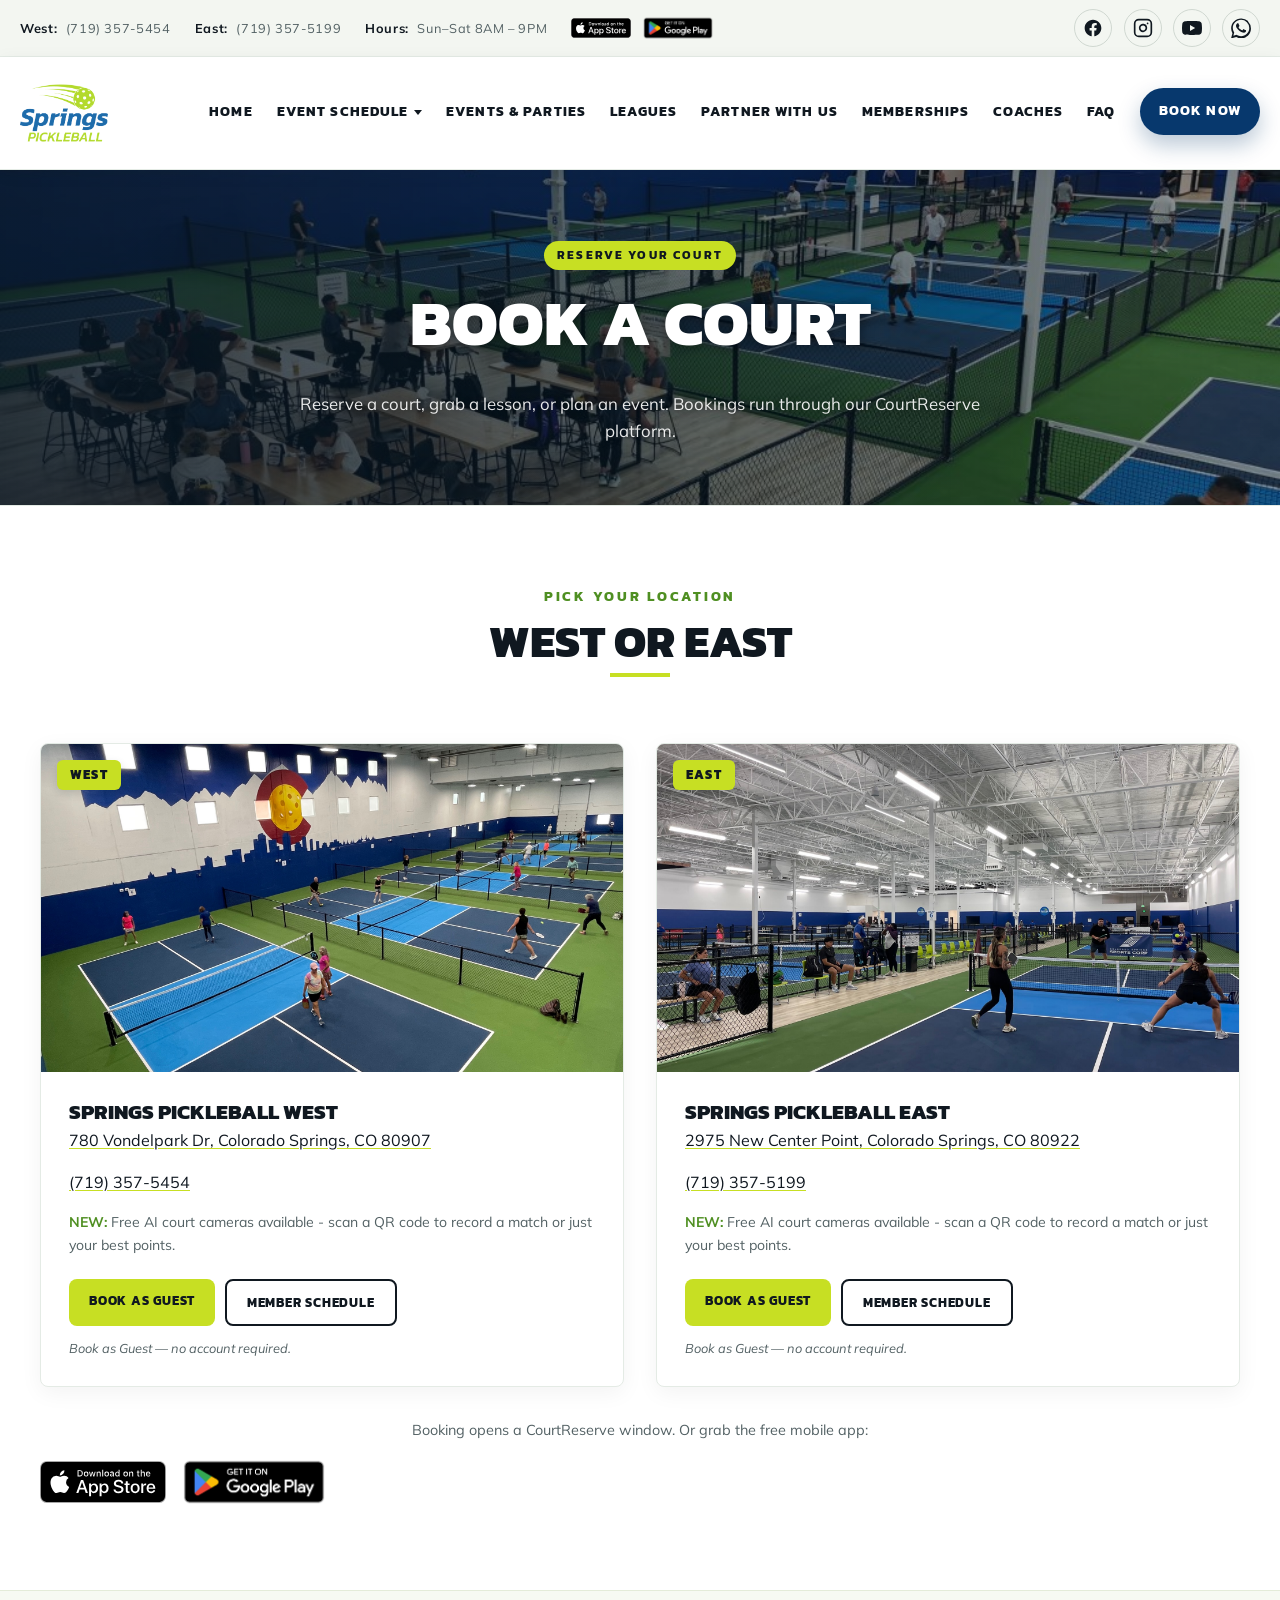
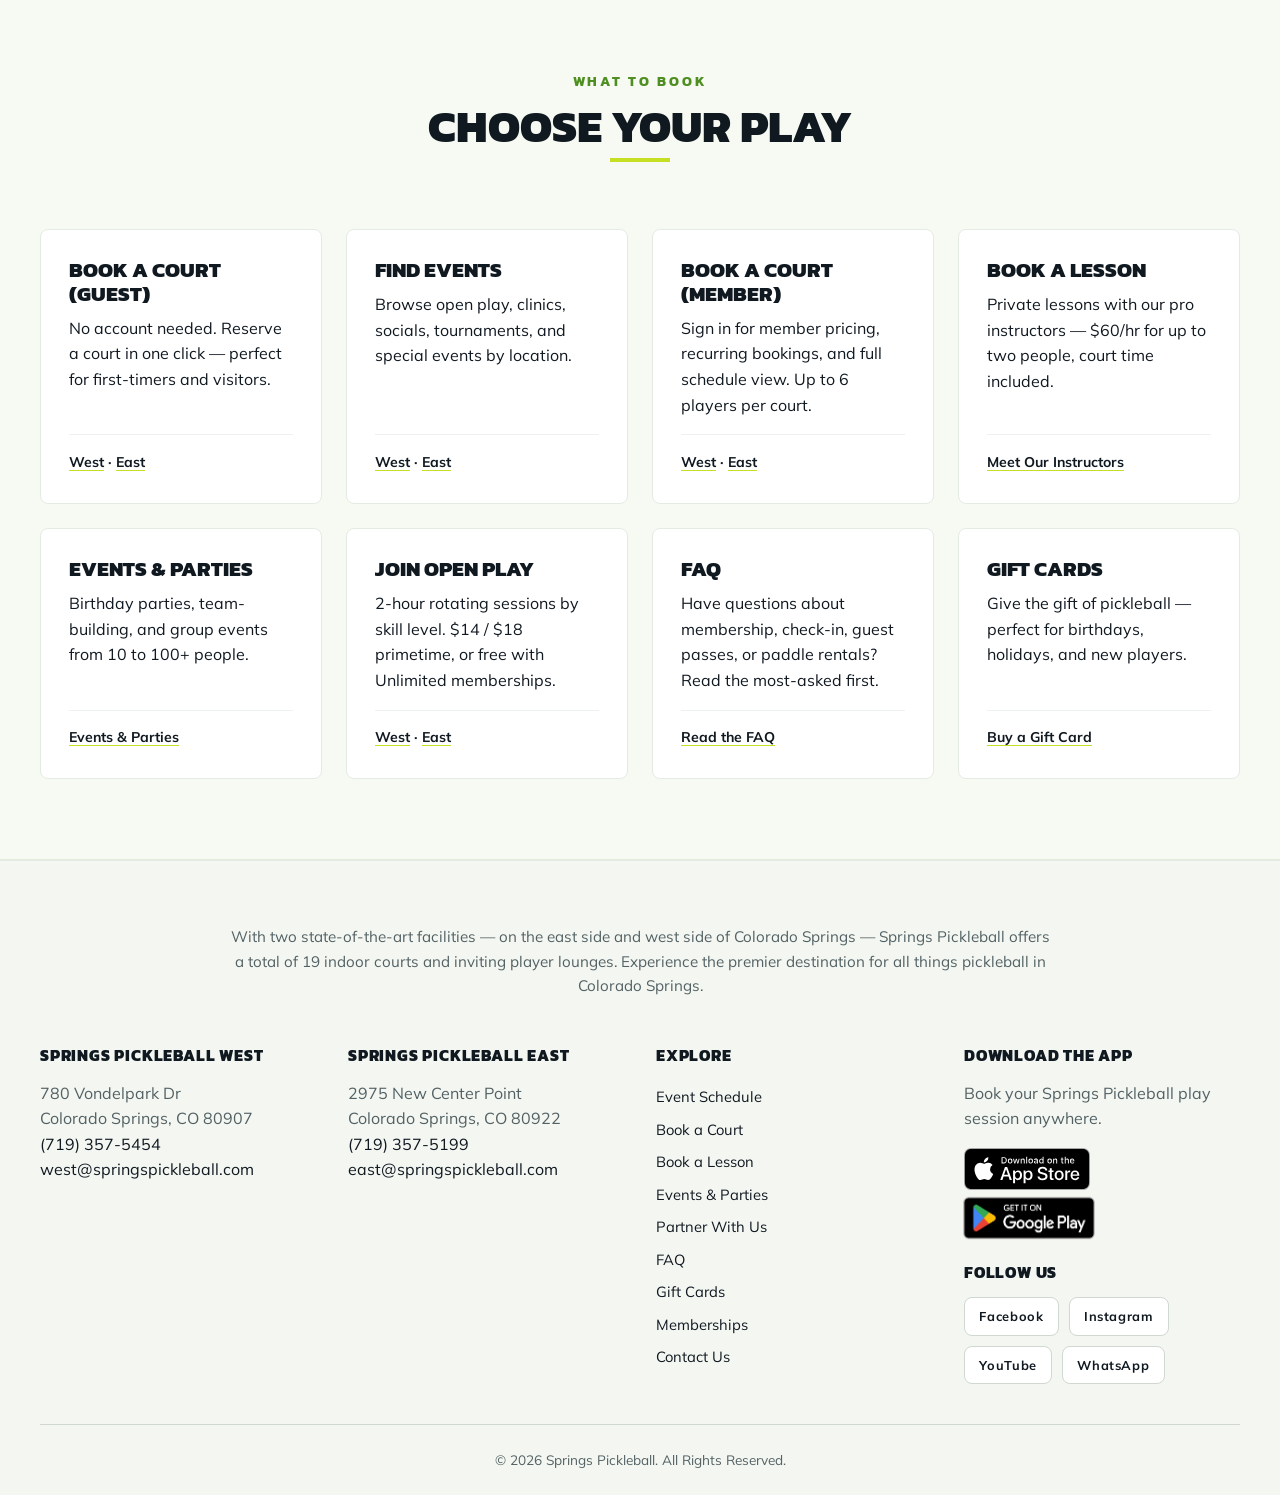
<file: book.html>
<!DOCTYPE html>
<html lang="en">
<head>
<meta charset="UTF-8">
<meta name="viewport" content="width=device-width, initial-scale=1">
<title>Book Indoor Pickleball Courts in Colorado Springs | Springs Pickleball</title>
<meta name="description" content="Book indoor pickleball courts, open play, lessons, events, and parties at Springs Pickleball West or East in Colorado Springs. Guest booking available.">
<link rel="canonical" href="https://springspickleball.com/book.html">
<meta property="og:type" content="website">
<meta property="og:site_name" content="Springs Pickleball">
<meta property="og:title" content="Book Indoor Pickleball Courts in Colorado Springs">
<meta property="og:description" content="Reserve courts, join open play, browse events, or plan a party at Springs Pickleball West and East.">
<meta property="og:url" content="https://springspickleball.com/book.html">
<meta property="og:image" content="https://springspickleball.com/images/west-overview-people.jpg">
<meta name="twitter:card" content="summary_large_image">
<meta name="twitter:title" content="Book Indoor Pickleball Courts in Colorado Springs">
<meta name="twitter:description" content="Reserve courts, open play, lessons, events, and parties at Springs Pickleball West or East.">
<meta name="twitter:image" content="https://springspickleball.com/images/west-overview-people.jpg">
<link rel="icon" href="./images/logo.png">
<link rel="preconnect" href="https://fonts.googleapis.com">
<link rel="preconnect" href="https://fonts.gstatic.com" crossorigin>
<link rel="preload" as="style" href="https://fonts.googleapis.com/css2?family=Kanit:wght@600;700;800;900&family=Mulish:wght@400;500;600;700&display=swap">
<link href="https://fonts.googleapis.com/css2?family=Kanit:wght@600;700;800;900&family=Mulish:wght@400;500;600;700&display=swap" rel="stylesheet">
<link rel="stylesheet" href="styles.css">
<!-- PostHog analytics -->
<script>
    !function(t,e){var o,n,p,r;e.__SV||(window.posthog && window.posthog.__loaded)||(window.posthog=e,e._i=[],e.init=function(i,s,a){function g(t,e){var o=e.split(".");2==o.length&&(t=t[o[0]],e=o[1]),t[e]=function(){t.push([e].concat(Array.prototype.slice.call(arguments,0)))}}(p=t.createElement("script")).type="text/javascript",p.crossOrigin="anonymous",p.async=!0,p.src=s.api_host.replace(".i.posthog.com","-assets.i.posthog.com")+"/static/array.js",(r=t.getElementsByTagName("script")[0]).parentNode.insertBefore(p,r);var u=e;for(void 0!==a?u=e[a]=[]:a="posthog",u.people=u.people||[],u.toString=function(t){var e="posthog";return"posthog"!==a&&(e+="."+a),t||(e+=" (stub)"),e},u.people.toString=function(){return u.toString(1)+".people (stub)"},o="Ai Ri init Vi Yi Rr zi Gi Zi capture calculateEventProperties en register register_once register_for_session unregister unregister_for_session sn getFeatureFlag getFeatureFlagPayload getFeatureFlagResult isFeatureEnabled reloadFeatureFlags updateFlags updateEarlyAccessFeatureEnrollment getEarlyAccessFeatures on onFeatureFlags onSurveysLoaded onSessionId getSurveys getActiveMatchingSurveys renderSurvey displaySurvey cancelPendingSurvey canRenderSurvey canRenderSurveyAsync an identify setPersonProperties group resetGroups setPersonPropertiesForFlags resetPersonPropertiesForFlags setGroupPropertiesForFlags resetGroupPropertiesForFlags reset setIdentity clearIdentity get_distinct_id getGroups get_session_id get_session_replay_url alias set_config startSessionRecording stopSessionRecording sessionRecordingStarted captureException addExceptionStep captureLog startExceptionAutocapture stopExceptionAutocapture loadToolbar get_property getSessionProperty rn Ki createPersonProfile setInternalOrTestUser nn $i hn opt_in_capturing opt_out_capturing has_opted_in_capturing has_opted_out_capturing get_explicit_consent_status is_capturing clear_opt_in_out_capturing Xi debug Mr tn getPageViewId captureTraceFeedback captureTraceMetric Di".split(" "),n=0;n<o.length;n++)g(u,o[n]);e._i.push([i,s,a])},e.__SV=1)}(document,window.posthog||[]);
    posthog.init('phc_vF6eUVDUjHxFuzRYnQdYyFNWEmRdH77WgLQWCtuxiQvF', {
        api_host: 'https://us.i.posthog.com',
        defaults: '2026-01-30',
        person_profiles: 'identified_only',
    })
</script>
</head>
<body>

<div class="utility-bar">
  <div class="container">
    <div class="utility-info">
      <span><strong>West:</strong> <a href="tel:17193575454">(719) 357-5454</a></span>
      <span><strong>East:</strong> <a href="tel:17193575199">(719) 357-5199</a></span>
      <span><strong>Hours:</strong> Sun–Sat 8AM – 9PM</span>
      <span class="utility-apps">
        <a href="https://apps.apple.com/us/app/springs-pickleball/id6746125979" target="_blank" rel="noopener" class="app-badge apple" aria-label="Download on the App Store">
          <img src="images/app-store-badge.svg" alt="Download on the App Store" loading="lazy" decoding="async">
        </a>
        <a href="https://play.google.com/store/apps/details?id=com.courtreserve.springpickvondelpark" target="_blank" rel="noopener" class="app-badge google" aria-label="Get it on Google Play">
          <img src="images/google-play-badge.png" alt="Get it on Google Play" loading="lazy" decoding="async">
        </a>
      </span>
    </div>
    <div class="utility-social">
      <a href="https://www.facebook.com/profile.php?id=100082905789301" target="_blank" rel="noopener" aria-label="Facebook"><svg xmlns="http://www.w3.org/2000/svg" viewBox="0 0 24 24" fill="currentColor" aria-hidden="true"><path d="M22 12.06C22 6.5 17.52 2 12 2S2 6.5 2 12.06C2 17.08 5.66 21.24 10.44 22v-7.03H7.9v-2.91h2.54V9.85c0-2.52 1.49-3.91 3.77-3.91 1.09 0 2.24.2 2.24.2v2.47h-1.26c-1.24 0-1.63.77-1.63 1.57v1.89h2.77l-.44 2.91h-2.33V22C18.34 21.24 22 17.08 22 12.06z"/></svg></a>
      <a href="https://www.instagram.com/springspickleball/" target="_blank" rel="noopener" aria-label="Instagram"><svg xmlns="http://www.w3.org/2000/svg" viewBox="0 0 24 24" fill="none" stroke="currentColor" stroke-width="2" stroke-linecap="round" stroke-linejoin="round" aria-hidden="true"><rect width="20" height="20" x="2" y="2" rx="5"/><path d="M16 11.37A4 4 0 1 1 12.63 8 4 4 0 0 1 16 11.37z"/><path d="M17.5 6.5h.01"/></svg></a>
      <a href="https://www.youtube.com/@SpringsPickleballClub" target="_blank" rel="noopener" aria-label="YouTube"><svg xmlns="http://www.w3.org/2000/svg" viewBox="0 0 24 24" fill="currentColor" aria-hidden="true"><path d="M23.5 6.2a3 3 0 0 0-2.1-2.1C19.5 3.6 12 3.6 12 3.6s-7.5 0-9.4.5A3 3 0 0 0 .5 6.2 31.6 31.6 0 0 0 0 12a31.6 31.6 0 0 0 .5 5.8 3 3 0 0 0 2.1 2.1c1.9.5 9.4.5 9.4.5s7.5 0 9.4-.5a3 3 0 0 0 2.1-2.1A31.6 31.6 0 0 0 24 12a31.6 31.6 0 0 0-.5-5.8zM9.6 15.5v-7l6.2 3.5-6.2 3.5z"/></svg></a>
      <a href="https://chat.whatsapp.com/K9vtiqorP8m2vQCubyhikW?mode=r_c" target="_blank" rel="noopener" aria-label="WhatsApp"><svg xmlns="http://www.w3.org/2000/svg" viewBox="0 0 24 24" fill="currentColor" aria-hidden="true"><path d="M17.47 14.38c-.3-.15-1.76-.87-2.03-.97-.27-.1-.47-.15-.67.15-.2.3-.77.97-.94 1.17-.17.2-.35.22-.64.07-.3-.15-1.26-.46-2.39-1.48-.88-.79-1.48-1.76-1.65-2.06-.17-.3-.02-.46.13-.61.13-.13.3-.35.44-.52.15-.17.2-.3.3-.5.1-.2.05-.37-.02-.52-.08-.15-.67-1.61-.92-2.21-.24-.58-.49-.5-.67-.51h-.57c-.2 0-.52.07-.79.37-.27.3-1.04 1.02-1.04 2.48s1.07 2.88 1.21 3.08c.15.2 2.1 3.2 5.08 4.49.71.31 1.26.49 1.7.62.71.23 1.36.2 1.87.12.57-.08 1.76-.72 2-1.41.25-.69.25-1.29.17-1.41-.07-.12-.27-.2-.57-.35M12.05 21.79H12a9.9 9.9 0 0 1-5.03-1.38l-.36-.21-3.74.98 1-3.64-.23-.37A9.86 9.86 0 0 1 2.16 12c0-5.45 4.43-9.89 9.9-9.89 2.63 0 5.11 1.03 6.97 2.9a9.83 9.83 0 0 1 2.9 6.99c-.01 5.45-4.44 9.89-9.89 9.89m8.42-18.29A11.82 11.82 0 0 0 12.04.5C5.49.5.16 5.83.15 12.39c0 2.1.55 4.14 1.59 5.95L.06 24.5l6.3-1.65A11.88 11.88 0 0 0 12.05 24.5h.01c6.55 0 11.89-5.33 11.89-11.89a11.82 11.82 0 0 0-3.49-8.41"/></svg></a>
    </div>
  </div>
</div>

<header class="site-header">
  <div class="nav">
    <div class="nav-left">
      <a href="/" class="logo" aria-label="Springs Pickleball home">
        <img src="./images/logo.png" alt="Springs Pickleball">
      </a>
      <div class="pref-widget" id="prefWidget" hidden>
        <button type="button" class="pref-chip" data-pref="location">West</button>
        <button type="button" class="pref-chip" data-pref="access">Guest</button>
      </div>
    </div>
    <button class="nav-toggle" aria-label="Toggle menu" aria-expanded="false">☰</button>
    <ul class="nav-links">
      <li><a href="/">Home</a></li>
      <li class="has-dropdown">
        <a href="events.html">Event Schedule <span class="chev"></span></a>
        <div class="megamenu">
          <div>
            <h5>West Colorado Springs</h5>
            <ul>
              <li><a href="https://app.courtreserve.com/online/publicbookings/8778?tab=explore" target="_blank" rel="noopener">All West Events</a></li>
              <li><a href="https://app.courtreserve.com/Online/Events/List/8778/GBT6FTIB7O8778" target="_blank" rel="noopener">Open Play</a></li>
              <li><a href="https://app.courtreserve.com/Online/Events/List/8778/YJTXG2EIEE8778" target="_blank" rel="noopener">Clinics &amp; Lessons</a></li>
              <li><a href="https://springspickleballtournaments.com" target="_blank" rel="noopener">Tournaments</a></li>
              <li><a href="https://app.courtreserve.com/Online/Events/List/8778/IEK4J2VCGD8778" target="_blank" rel="noopener">Free Intro to Pickleball</a></li>
              <li><a href="https://app.courtreserve.com/Online/Events/List/8778/KSG26IIQZ88778" target="_blank" rel="noopener">DUPR Events</a></li>
              <li><a href="https://app.courtreserve.com/Online/Events/List/8778/ZD9HYWGL548778" target="_blank" rel="noopener">Social Events</a></li>
            </ul>
          </div>
          <div>
            <h5>East Colorado Springs</h5>
            <ul>
              <li><a href="https://app.courtreserve.com/online/publicbookings/15687?tab=explore" target="_blank" rel="noopener">All East Events</a></li>
              <li><a href="https://app.courtreserve.com/Online/Events/List/15687/GBT6FTIB7O8778" target="_blank" rel="noopener">Open Play</a></li>
              <li><a href="https://app.courtreserve.com/Online/Events/List/15687/QMVL8Z1WB18778" target="_blank" rel="noopener">Clinics &amp; Lessons</a></li>
              <li><a href="https://springspickleballtournaments.com" target="_blank" rel="noopener">Tournaments</a></li>
              <li><a href="https://app.courtreserve.com/Online/Events/List/15687/IEK4J2VCGD8778" target="_blank" rel="noopener">Free Intro to Pickleball</a></li>
              <li><a href="https://app.courtreserve.com/Online/Events/List/15687/KSG26IIQZ88778" target="_blank" rel="noopener">DUPR Events</a></li>
              <li><a href="https://app.courtreserve.com/Online/Events/List/15687/AKGXI2B2O78778" target="_blank" rel="noopener">Social Events</a></li>
              <li><a href="https://app.courtreserve.com/Online/Events/List/15687/Q3OUIZPZML15687" target="_blank" rel="noopener">Youth Programs</a></li>
            </ul>
          </div>
        </div>
      </li>
      <li><a href="events-parties.html">Events &amp; Parties</a></li>
      <li><a href="leagues.html">Leagues</a></li>
      <li><a href="/become-a-sponsor/">Partner With Us</a></li>
      <li><a href="memberships.html">Memberships</a></li>
      <li><a href="instructors.html">Coaches</a></li>
      <li><a href="faq.html">FAQ</a></li>
      <li><a href="book.html" class="nav-cta" data-open-book-modal>Book Now</a></li>
    </ul>
  </div>
</header>
<div class="book-modal-overlay" id="bookModalOverlay" hidden>
  <div class="book-modal" role="dialog" aria-modal="true" aria-labelledby="bookModalTitle">
    <button type="button" class="book-modal-close" aria-label="Close">&times;</button>
    <h3 id="bookModalTitle">Book a Court</h3>

    <div class="toggle-group book-modal-toggle" role="group" aria-label="Choose location">
      <button type="button" data-book-toggle="location" data-value="west" class="active">West</button>
      <button type="button" data-book-toggle="location" data-value="east">East</button>
    </div>

    <div class="toggle-group book-modal-toggle" role="group" aria-label="Choose account status">
      <button type="button" data-book-toggle="access" data-value="guest" class="active">Guest<span class="toggle-sub">no account</span></button>
      <button type="button" data-book-toggle="access" data-value="member">Member<span class="toggle-sub">any account</span></button>
    </div>

    <a href="https://app.courtreserve.com/online/publicbookings/8778" id="bookModalGo" class="btn book-modal-go" target="_blank" rel="noopener">Continue to Booking</a>
  </div>
</div>

<section class="page-head">
  <div class="container">
    <span class="eyebrow">Reserve Your Court</span>
    <h1>Book A Court</h1>
    <p>Reserve a court, grab a lesson, or plan an event. Bookings run through our CourtReserve platform.</p>
  </div>
</section>

<section class="block">
  <div class="container">
    <div class="section-head reveal">
      <span class="eyebrow">Pick Your Location</span>
      <h2>West or East</h2>
    </div>
    <div class="locations-photo reveal-stagger">
      <div class="loc-card">
        <div class="loc-photo">
          <span class="loc-tag">West</span>
          <img src="images/west-overview-people.jpg" alt="Springs Pickleball West" loading="lazy" decoding="async">
        </div>
        <div class="loc-body">
          <h3>Springs Pickleball West</h3>
          <p><a href="https://goo.gl/maps/rYdssYEWuMz9rJfz9" target="_blank" rel="noopener">780 Vondelpark Dr, Colorado Springs, CO 80907</a></p>
          <p><a href="tel:17193575454">(719) 357-5454</a></p>
          <p style="font-size:0.88rem;"><strong style="color:var(--green-deep);">NEW:</strong> Free AI court cameras available - scan a QR code to record a match or just your best points.</p>
          <div class="book-ctas">
            <a href="https://app.courtreserve.com/online/publicbookings/8778" class="btn" target="_blank" rel="noopener">Book as Guest</a>
            <a href="https://app.courtreserve.com/Online/Public/EmbedCode/8778/24144" class="btn btn-outline" target="_blank" rel="noopener">Member Schedule</a>
          </div>
          <p class="book-note">Book as Guest — no account required.</p>
        </div>
      </div>
      <div class="loc-card">
        <div class="loc-photo">
          <span class="loc-tag">East</span>
          <img src="images/east-game-close-up.jpg" alt="Springs Pickleball East" loading="lazy" decoding="async">
        </div>
        <div class="loc-body">
          <h3>Springs Pickleball East</h3>
          <p><a href="https://maps.app.goo.gl/wxie6jUoAGiJWbSG8" target="_blank" rel="noopener">2975 New Center Point, Colorado Springs, CO 80922</a></p>
          <p><a href="tel:17193575199">(719) 357-5199</a></p>
          <p style="font-size:0.88rem;"><strong style="color:var(--green-deep);">NEW:</strong> Free AI court cameras available - scan a QR code to record a match or just your best points.</p>
          <div class="book-ctas">
            <a href="https://app.courtreserve.com/online/publicbookings/15687" class="btn" target="_blank" rel="noopener">Book as Guest</a>
            <a href="https://widgets.courtreserve.com/Online/Public/EmbedCode/15687/45222" class="btn btn-outline" target="_blank" rel="noopener">Member Schedule</a>
          </div>
          <p class="book-note">Book as Guest — no account required.</p>
        </div>
      </div>
    </div>
    <p style="text-align:center; color:var(--muted); margin-top:2rem; font-size:0.9rem;">Booking opens a CourtReserve window. Or grab the free mobile app:</p>
    <div class="hero-apps-badges" style="justify-content:center; margin-top:0.25rem;">
      <a href="https://apps.apple.com/us/app/springs-pickleball/id6746125979" target="_blank" rel="noopener" class="app-badge apple" aria-label="Download on the App Store">
        <img src="images/app-store-badge.svg" alt="Download on the App Store" loading="lazy" decoding="async">
      </a>
      <a href="https://play.google.com/store/apps/details?id=com.courtreserve.springpickvondelpark" target="_blank" rel="noopener" class="app-badge google" aria-label="Get it on Google Play">
        <img src="images/google-play-badge.png" alt="Get it on Google Play" loading="lazy" decoding="async">
      </a>
    </div>
  </div>
</section>

<section class="block alt">
  <div class="container">
    <div class="section-head reveal">
      <span class="eyebrow">What to Book</span>
      <h2>Choose Your Play</h2>
    </div>
    <div class="grid reveal-stagger">
      <div class="card">
        <h3>Book a Court (Guest)</h3>
        <p>No account needed. Reserve a court in one click — perfect for first-timers and visitors.</p>
        <p class="card-links">
          <a href="https://app.courtreserve.com/online/publicbookings/8778" target="_blank" rel="noopener">West</a> ·
          <a href="https://app.courtreserve.com/online/publicbookings/15687" target="_blank" rel="noopener">East</a>
        </p>
      </div>
      <div class="card">
        <h3>Find Events</h3>
        <p>Browse open play, clinics, socials, tournaments, and special events by location.</p>
        <p class="card-links">
          <a href="https://app.courtreserve.com/online/publicbookings/8778?tab=explore" target="_blank" rel="noopener">West</a> ·
          <a href="https://app.courtreserve.com/online/publicbookings/15687?tab=explore" target="_blank" rel="noopener">East</a>
        </p>
      </div>
      <div class="card">
        <h3>Book a Court (Member)</h3>
        <p>Sign in for member pricing, recurring bookings, and full schedule view. Up to 6 players per court.</p>
        <p class="card-links">
          <a href="https://app.courtreserve.com/Online/Public/EmbedCode/8778/24144" target="_blank" rel="noopener">West</a> ·
          <a href="https://widgets.courtreserve.com/Online/Public/EmbedCode/15687/45222" target="_blank" rel="noopener">East</a>
        </p>
      </div>
      <div class="card">
        <h3>Book a Lesson</h3>
        <p>Private lessons with our pro instructors — $60/hr for up to two people, court time included.</p>
        <p class="card-links"><a href="instructors.html">Meet Our Instructors</a></p>
      </div>
      <div class="card">
        <h3>Events &amp; Parties</h3>
        <p>Birthday parties, team-building, and group events from 10 to 100+ people.</p>
        <p class="card-links"><a href="events-parties.html">Events &amp; Parties</a></p>
      </div>
      <div class="card">
        <h3>Join Open Play</h3>
        <p>2-hour rotating sessions by skill level. $14 / $18 primetime, or free with Unlimited memberships.</p>
        <p class="card-links">
          <a href="https://app.courtreserve.com/Online/Events/List/8778/GBT6FTIB7O8778" target="_blank" rel="noopener">West</a> ·
          <a href="https://app.courtreserve.com/Online/Events/List/15687/GBT6FTIB7O8778" target="_blank" rel="noopener">East</a>
        </p>
      </div>
      <div class="card">
        <h3>FAQ</h3>
        <p>Have questions about membership, check-in, guest passes, or paddle rentals? Read the most-asked first.</p>
        <p class="card-links"><a href="faq.html">Read the FAQ</a></p>
      </div>
      <div class="card">
        <h3>Gift Cards</h3>
        <p>Give the gift of pickleball — perfect for birthdays, holidays, and new players.</p>
        <p class="card-links"><a href="https://shop.springspickleball.com" target="_blank" rel="noopener">Buy a Gift Card</a></p>
      </div>
    </div>
  </div>
</section>

<footer class="site-footer">
  <div class="container">
    <p class="footer-intro">With two state-of-the-art facilities — on the east side and west side of Colorado Springs — Springs Pickleball offers a total of 19 indoor courts and inviting player lounges. Experience the premier destination for all things pickleball in Colorado Springs.</p>
    <div class="footer-grid">
      <div>
        <h4>Springs Pickleball West</h4>
        <p>780 Vondelpark Dr<br>Colorado Springs, CO 80907<br><a href="tel:17193575454">(719) 357-5454</a><br><a href="mailto:west@springspickleball.com">west@springspickleball.com</a></p>
      </div>
      <div>
        <h4>Springs Pickleball East</h4>
        <p>2975 New Center Point<br>Colorado Springs, CO 80922<br><a href="tel:17193575199">(719) 357-5199</a><br><a href="mailto:east@springspickleball.com">east@springspickleball.com</a></p>
      </div>
      <div>
        <h4>Explore</h4>
        <ul>
          <!-- <li><a href="jobs.html">Jobs</a></li> -->
          <li><a href="events.html">Event Schedule</a></li>
          <li><a href="book.html">Book a Court</a></li>
          <li><a href="instructors.html">Book a Lesson</a></li>
          <li><a href="events-parties.html">Events &amp; Parties</a></li>
          <li><a href="/become-a-sponsor/">Partner With Us</a></li>
          <li><a href="faq.html">FAQ</a></li>
          <li><a href="https://shop.springspickleball.com" target="_blank" rel="noopener">Gift Cards</a></li>
          <li><a href="memberships.html">Memberships</a></li>
          <li><a href="contact.html">Contact Us</a></li>
        </ul>
      </div>
      <div>
        <h4>Download The App</h4>
        <p>Book your Springs Pickleball play session anywhere.</p>
        <div class="footer-apps">
          <a href="https://apps.apple.com/us/app/springs-pickleball/id6746125979" target="_blank" rel="noopener" class="app-badge apple" aria-label="Download on the App Store">
            <img src="images/app-store-badge.svg" alt="Download on the App Store" loading="lazy" decoding="async">
          </a>
          <a href="https://play.google.com/store/apps/details?id=com.courtreserve.springpickvondelpark" target="_blank" rel="noopener" class="app-badge google" aria-label="Get it on Google Play">
            <img src="images/google-play-badge.png" alt="Get it on Google Play" loading="lazy" decoding="async">
          </a>
        </div>
        <h4 style="margin-top:1.5rem;">Follow Us</h4>
        <div class="footer-apps footer-social">
          <a href="https://www.facebook.com/profile.php?id=100082905789301" target="_blank" rel="noopener">Facebook</a>
          <a href="https://www.instagram.com/springspickleball/" target="_blank" rel="noopener">Instagram</a>
          <a href="https://www.youtube.com/@SpringsPickleballClub" target="_blank" rel="noopener">YouTube</a>
          <a href="https://chat.whatsapp.com/K9vtiqorP8m2vQCubyhikW?mode=r_c" target="_blank" rel="noopener">WhatsApp</a>
        </div>
      </div>
    </div>    <div class="copyright">© <span id="year"></span> Springs Pickleball. All Rights Reserved.</div>
  </div>
</footer>

<div class="mobile-book-bar">
  <div class="bar-inner">
    <a href="https://app.courtreserve.com/online/publicbookings/8778" class="btn" target="_blank" rel="noopener">West Courts</a>
    <a href="https://app.courtreserve.com/online/publicbookings/15687" class="btn" target="_blank" rel="noopener">East Courts</a>
  </div>
</div>

<script src="main.js"></script>
<script>document.getElementById('year').textContent = new Date().getFullYear();</script>
</body>
</html>
</file>
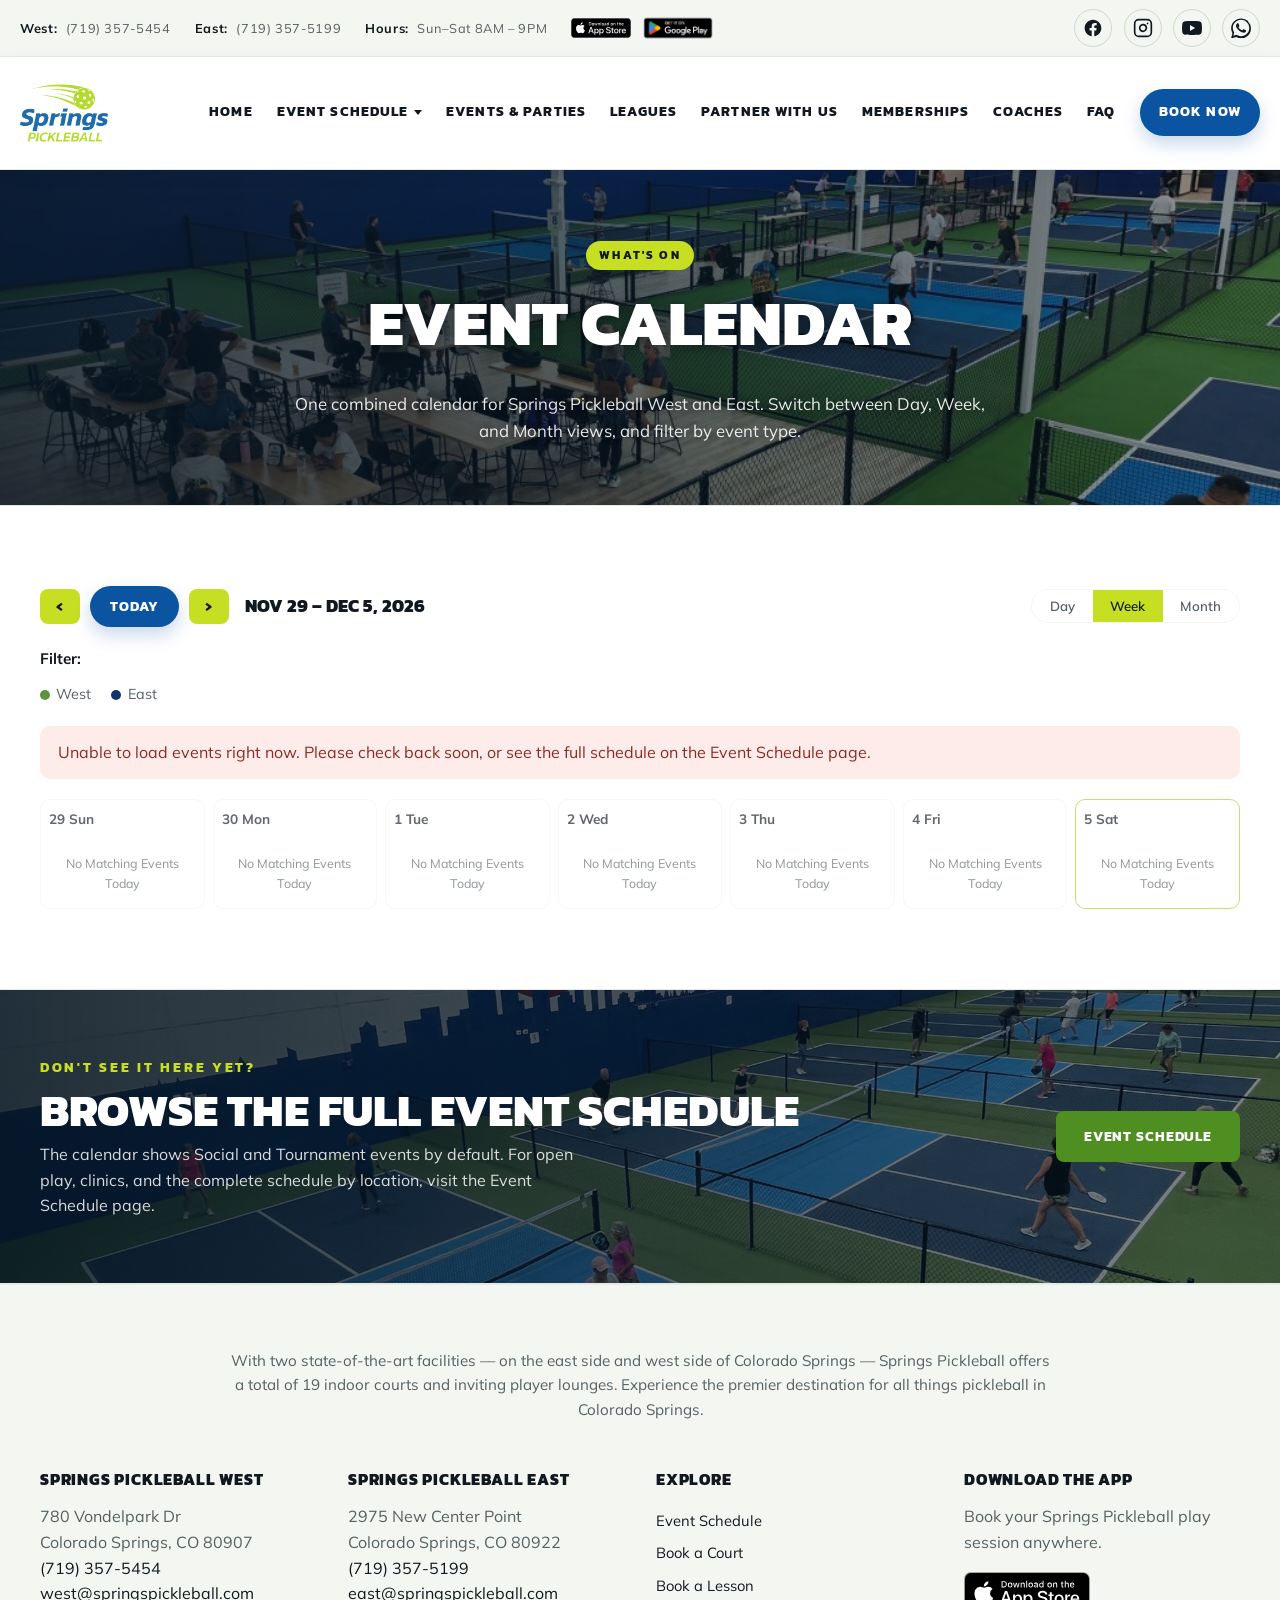
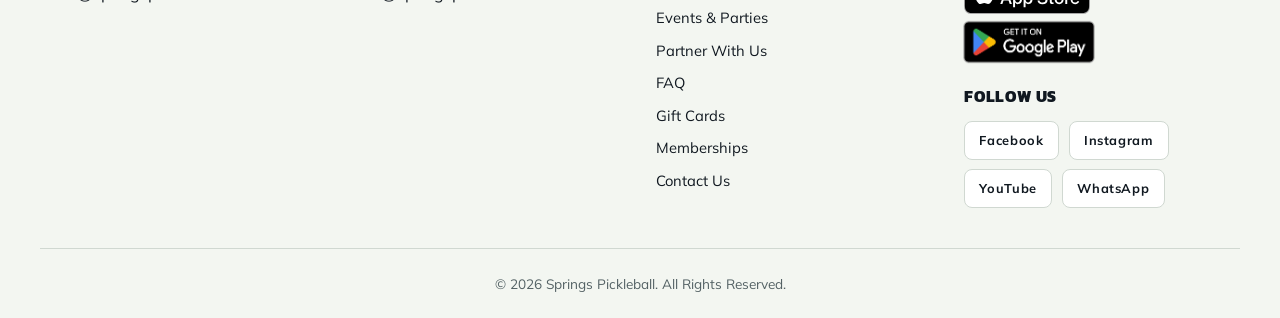
<file: calendar.html>
<!DOCTYPE html>
<html lang="en">
<head>
<meta charset="UTF-8">
<meta name="viewport" content="width=device-width, initial-scale=1">
<title>Event Calendar | Springs Pickleball</title>
<meta name="description" content="One combined calendar of every Springs Pickleball event at our East and West Colorado Springs locations. Browse by day, week, or month, and filter by Social or Tournament.">
<link rel="canonical" href="https://springspickleball.com/calendar.html">
<meta property="og:type" content="website">
<meta property="og:site_name" content="Springs Pickleball">
<meta property="og:title" content="Event Calendar | Springs Pickleball">
<meta property="og:description" content="One combined calendar of every Springs Pickleball event at our East and West Colorado Springs locations.">
<meta property="og:url" content="https://springspickleball.com/calendar.html">
<meta property="og:image" content="https://springspickleball.com/images/tournament-podium1.jpg">
<meta name="twitter:card" content="summary_large_image">
<meta name="twitter:title" content="Event Calendar | Springs Pickleball">
<meta name="twitter:description" content="One combined calendar of every Springs Pickleball event at our East and West Colorado Springs locations.">
<meta name="twitter:image" content="https://springspickleball.com/images/tournament-podium1.jpg">
<link rel="icon" href="./images/logo.png">
<link rel="preconnect" href="https://fonts.googleapis.com">
<link rel="preconnect" href="https://fonts.gstatic.com" crossorigin>
<link rel="preload" as="style" href="https://fonts.googleapis.com/css2?family=Kanit:wght@600;700;800;900&family=Mulish:wght@400;500;600;700&display=swap">
<link href="https://fonts.googleapis.com/css2?family=Kanit:wght@600;700;800;900&family=Mulish:wght@400;500;600;700&display=swap" rel="stylesheet">
<link rel="stylesheet" href="styles.css">
<!-- PostHog analytics -->
<script>
    !function(t,e){var o,n,p,r;e.__SV||(window.posthog && window.posthog.__loaded)||(window.posthog=e,e._i=[],e.init=function(i,s,a){function g(t,e){var o=e.split(".");2==o.length&&(t=t[o[0]],e=o[1]),t[e]=function(){t.push([e].concat(Array.prototype.slice.call(arguments,0)))}}(p=t.createElement("script")).type="text/javascript",p.crossOrigin="anonymous",p.async=!0,p.src=s.api_host.replace(".i.posthog.com","-assets.i.posthog.com")+"/static/array.js",(r=t.getElementsByTagName("script")[0]).parentNode.insertBefore(p,r);var u=e;for(void 0!==a?u=e[a]=[]:a="posthog",u.people=u.people||[],u.toString=function(t){var e="posthog";return"posthog"!==a&&(e+="."+a),t||(e+=" (stub)"),e},u.people.toString=function(){return u.toString(1)+".people (stub)"},o="Ai Ri init Vi Yi Rr zi Gi Zi capture calculateEventProperties en register register_once register_for_session unregister unregister_for_session sn getFeatureFlag getFeatureFlagPayload getFeatureFlagResult isFeatureEnabled reloadFeatureFlags updateFlags updateEarlyAccessFeatureEnrollment getEarlyAccessFeatures on onFeatureFlags onSurveysLoaded onSessionId getSurveys getActiveMatchingSurveys renderSurvey displaySurvey cancelPendingSurvey canRenderSurvey canRenderSurveyAsync an identify setPersonProperties group resetGroups setPersonPropertiesForFlags resetPersonPropertiesForFlags setGroupPropertiesForFlags resetGroupPropertiesForFlags reset setIdentity clearIdentity get_distinct_id getGroups get_session_id get_session_replay_url alias set_config startSessionRecording stopSessionRecording sessionRecordingStarted captureException addExceptionStep captureLog startExceptionAutocapture stopExceptionAutocapture loadToolbar get_property getSessionProperty rn Ki createPersonProfile setInternalOrTestUser nn $i hn opt_in_capturing opt_out_capturing has_opted_in_capturing has_opted_out_capturing get_explicit_consent_status is_capturing clear_opt_in_out_capturing Xi debug Mr tn getPageViewId captureTraceFeedback captureTraceMetric Di".split(" "),n=0;n<o.length;n++)g(u,o[n]);e._i.push([i,s,a])},e.__SV=1)}(document,window.posthog||[]);
    posthog.init('phc_vF6eUVDUjHxFuzRYnQdYyFNWEmRdH77WgLQWCtuxiQvF', {
        api_host: 'https://us.i.posthog.com',
        defaults: '2026-01-30',
        person_profiles: 'identified_only',
    })
</script>
</head>
<body>

<div class="utility-bar">
  <div class="container">
    <div class="utility-info">
      <span><strong>West:</strong> <a href="tel:17193575454">(719) 357-5454</a></span>
      <span><strong>East:</strong> <a href="tel:17193575199">(719) 357-5199</a></span>
      <span><strong>Hours:</strong> Sun–Sat 8AM – 9PM</span>
      <span class="utility-apps">
        <a href="https://apps.apple.com/us/app/springs-pickleball/id6746125979" target="_blank" rel="noopener" class="app-badge apple" aria-label="Download on the App Store">
          <img src="images/app-store-badge.svg" alt="Download on the App Store" loading="lazy" decoding="async">
        </a>
        <a href="https://play.google.com/store/apps/details?id=com.courtreserve.springpickvondelpark" target="_blank" rel="noopener" class="app-badge google" aria-label="Get it on Google Play">
          <img src="images/google-play-badge.png" alt="Get it on Google Play" loading="lazy" decoding="async">
        </a>
      </span>
    </div>
    <div class="utility-social">
      <a href="https://www.facebook.com/profile.php?id=100082905789301" target="_blank" rel="noopener" aria-label="Facebook"><svg xmlns="http://www.w3.org/2000/svg" viewBox="0 0 24 24" fill="currentColor" aria-hidden="true"><path d="M22 12.06C22 6.5 17.52 2 12 2S2 6.5 2 12.06C2 17.08 5.66 21.24 10.44 22v-7.03H7.9v-2.91h2.54V9.85c0-2.52 1.49-3.91 3.77-3.91 1.09 0 2.24.2 2.24.2v2.47h-1.26c-1.24 0-1.63.77-1.63 1.57v1.89h2.77l-.44 2.91h-2.33V22C18.34 21.24 22 17.08 22 12.06z"/></svg></a>
      <a href="https://www.instagram.com/springspickleball/" target="_blank" rel="noopener" aria-label="Instagram"><svg xmlns="http://www.w3.org/2000/svg" viewBox="0 0 24 24" fill="none" stroke="currentColor" stroke-width="2" stroke-linecap="round" stroke-linejoin="round" aria-hidden="true"><rect width="20" height="20" x="2" y="2" rx="5"/><path d="M16 11.37A4 4 0 1 1 12.63 8 4 4 0 0 1 16 11.37z"/><path d="M17.5 6.5h.01"/></svg></a>
      <a href="https://www.youtube.com/@SpringsPickleballClub" target="_blank" rel="noopener" aria-label="YouTube"><svg xmlns="http://www.w3.org/2000/svg" viewBox="0 0 24 24" fill="currentColor" aria-hidden="true"><path d="M23.5 6.2a3 3 0 0 0-2.1-2.1C19.5 3.6 12 3.6 12 3.6s-7.5 0-9.4.5A3 3 0 0 0 .5 6.2 31.6 31.6 0 0 0 0 12a31.6 31.6 0 0 0 .5 5.8 3 3 0 0 0 2.1 2.1c1.9.5 9.4.5 9.4.5s7.5 0 9.4-.5a3 3 0 0 0 2.1-2.1A31.6 31.6 0 0 0 24 12a31.6 31.6 0 0 0-.5-5.8zM9.6 15.5v-7l6.2 3.5-6.2 3.5z"/></svg></a>
      <a href="https://chat.whatsapp.com/K9vtiqorP8m2vQCubyhikW?mode=r_c" target="_blank" rel="noopener" aria-label="WhatsApp"><svg xmlns="http://www.w3.org/2000/svg" viewBox="0 0 24 24" fill="currentColor" aria-hidden="true"><path d="M17.47 14.38c-.3-.15-1.76-.87-2.03-.97-.27-.1-.47-.15-.67.15-.2.3-.77.97-.94 1.17-.17.2-.35.22-.64.07-.3-.15-1.26-.46-2.39-1.48-.88-.79-1.48-1.76-1.65-2.06-.17-.3-.02-.46.13-.61.13-.13.3-.35.44-.52.15-.17.2-.3.3-.5.1-.2.05-.37-.02-.52-.08-.15-.67-1.61-.92-2.21-.24-.58-.49-.5-.67-.51h-.57c-.2 0-.52.07-.79.37-.27.3-1.04 1.02-1.04 2.48s1.07 2.88 1.21 3.08c.15.2 2.1 3.2 5.08 4.49.71.31 1.26.49 1.7.62.71.23 1.36.2 1.87.12.57-.08 1.76-.72 2-1.41.25-.69.25-1.29.17-1.41-.07-.12-.27-.2-.57-.35M12.05 21.79H12a9.9 9.9 0 0 1-5.03-1.38l-.36-.21-3.74.98 1-3.64-.23-.37A9.86 9.86 0 0 1 2.16 12c0-5.45 4.43-9.89 9.9-9.89 2.63 0 5.11 1.03 6.97 2.9a9.83 9.83 0 0 1 2.9 6.99c-.01 5.45-4.44 9.89-9.89 9.89m8.42-18.29A11.82 11.82 0 0 0 12.04.5C5.49.5.16 5.83.15 12.39c0 2.1.55 4.14 1.59 5.95L.06 24.5l6.3-1.65A11.88 11.88 0 0 0 12.05 24.5h.01c6.55 0 11.89-5.33 11.89-11.89a11.82 11.82 0 0 0-3.49-8.41"/></svg></a>
    </div>
  </div>
</div>

<header class="site-header">
  <div class="nav">
    <div class="nav-left">
      <a href="/" class="logo" aria-label="Springs Pickleball home">
        <img src="./images/logo.png" alt="Springs Pickleball">
      </a>
      <div class="pref-widget" id="prefWidget" hidden>
        <button type="button" class="pref-chip" data-pref="location">West</button>
        <button type="button" class="pref-chip" data-pref="access">Guest</button>
      </div>
    </div>
    <button class="nav-toggle" aria-label="Toggle menu" aria-expanded="false">☰</button>
    <ul class="nav-links">
      <li><a href="/">Home</a></li>
      <li class="has-dropdown">
        <a href="events.html">Event Schedule <span class="chev"></span></a>
        <div class="megamenu">
          <div>
            <h5>West Colorado Springs</h5>
            <ul>
              <li><a href="https://app.courtreserve.com/online/publicbookings/8778?tab=explore" target="_blank" rel="noopener">All West Events</a></li>
              <li><a href="https://app.courtreserve.com/Online/Events/List/8778/YJTXG2EIEE8778" target="_blank" rel="noopener">Clinics &amp; Lessons</a></li>
              <li><a href="https://springspickleballtournaments.com" target="_blank" rel="noopener">Tournaments</a></li>
              <li><a href="https://app.courtreserve.com/Online/Events/List/8778/IEK4J2VCGD8778" target="_blank" rel="noopener">Free Intro to Pickleball</a></li>
              <li><a href="https://app.courtreserve.com/Online/Events/List/8778/KSG26IIQZ88778" target="_blank" rel="noopener">DUPR Events</a></li>
              <li><a href="https://app.courtreserve.com/Online/Events/List/8778/ZD9HYWGL548778" target="_blank" rel="noopener">Social Events</a></li>
            </ul>
          </div>
          <div>
            <h5>East Colorado Springs</h5>
            <ul>
              <li><a href="https://app.courtreserve.com/online/publicbookings/15687?tab=explore" target="_blank" rel="noopener">All East Events</a></li>
              <li><a href="https://app.courtreserve.com/Online/Events/List/15687/QMVL8Z1WB18778" target="_blank" rel="noopener">Clinics &amp; Lessons</a></li>
              <li><a href="https://springspickleballtournaments.com" target="_blank" rel="noopener">Tournaments</a></li>
              <li><a href="https://app.courtreserve.com/Online/Events/List/15687/IEK4J2VCGD8778" target="_blank" rel="noopener">Free Intro to Pickleball</a></li>
              <li><a href="https://app.courtreserve.com/Online/Events/List/15687/KSG26IIQZ88778" target="_blank" rel="noopener">DUPR Events</a></li>
              <li><a href="https://app.courtreserve.com/Online/Events/List/15687/AKGXI2B2O78778" target="_blank" rel="noopener">Social Events</a></li>
              <li><a href="https://app.courtreserve.com/Online/Events/List/15687/Q3OUIZPZML15687" target="_blank" rel="noopener">Youth Programs</a></li>
            </ul>
          </div>
        </div>
      </li>
      <li><a href="events-parties.html">Events &amp; Parties</a></li>
      <li><a href="leagues.html">Leagues</a></li>
      <li><a href="/become-a-sponsor/">Partner With Us</a></li>
      <li><a href="memberships.html">Memberships</a></li>
      <li><a href="instructors.html">Coaches</a></li>
      <li><a href="faq.html">FAQ</a></li>
      <li><a href="book.html" class="nav-cta" data-open-book-modal>Book Now</a></li>
    </ul>
  </div>
</header>
<div class="book-modal-overlay" id="bookModalOverlay" hidden>
  <div class="book-modal" role="dialog" aria-modal="true" aria-labelledby="bookModalTitle">
    <button type="button" class="book-modal-close" aria-label="Close">&times;</button>
    <h3 id="bookModalTitle">Book a Court</h3>

    <div class="toggle-group book-modal-toggle" role="group" aria-label="Choose location">
      <button type="button" data-book-toggle="location" data-value="west" class="active">West</button>
      <button type="button" data-book-toggle="location" data-value="east">East</button>
    </div>

    <div class="toggle-group book-modal-toggle" role="group" aria-label="Choose account status">
      <button type="button" data-book-toggle="access" data-value="guest" class="active">Guest<span class="toggle-sub">no account</span></button>
      <button type="button" data-book-toggle="access" data-value="member">Member<span class="toggle-sub">any account</span></button>
    </div>

    <a href="https://app.courtreserve.com/online/publicbookings/8778" id="bookModalGo" class="btn book-modal-go" target="_blank" rel="noopener">Continue to Booking</a>
  </div>
</div>

<section class="page-head">
  <div class="container">
    <span class="eyebrow">What's On</span>
    <h1>Event Calendar</h1>
    <p>One combined calendar for Springs Pickleball West and East. Switch between Day, Week, and Month views, and filter by event type.</p>
  </div>
</section>

<section class="block">
  <div class="container">
    <div class="calendar-toolbar">
      <div class="calendar-nav">
        <button type="button" id="cal-prev" class="btn cal-icon-btn" aria-label="Previous">‹</button>
        <button type="button" id="cal-today" class="cal-today-btn">Today</button>
        <button type="button" id="cal-next" class="btn cal-icon-btn" aria-label="Next">›</button>
        <h2 id="cal-range-label" class="cal-range-label"></h2>
      </div>
      <div class="calendar-view-toggle" role="tablist" aria-label="Calendar view">
        <button type="button" class="cal-view-btn" data-view="day" role="tab">Day</button>
        <button type="button" class="cal-view-btn is-active" data-view="week" role="tab" aria-selected="true">Week</button>
        <button type="button" class="cal-view-btn" data-view="month" role="tab">Month</button>
      </div>
    </div>

    <div class="calendar-filters" id="cal-filters">
      <span class="cal-filter-label">Filter:</span>
      <!-- category checkboxes injected by calendar.js -->
    </div>

    <div class="calendar-legend">
      <span class="cal-legend-item"><span class="cal-dot cal-dot-west"></span>West</span>
      <span class="cal-legend-item"><span class="cal-dot cal-dot-east"></span>East</span>
    </div>

    <div id="cal-status" class="cal-status" hidden></div>
    <div id="cal-root" class="cal-root" aria-live="polite"></div>
  </div>
</section>

<section class="cta-band">
  <div class="container">
    <div class="cta-band-inner reveal">
      <div>
        <span class="eyebrow">Don't See It Here Yet?</span>
        <h2>Browse The Full Event Schedule</h2>
        <p>The calendar shows Social and Tournament events by default. For open play, clinics, and the complete schedule by location, visit the Event Schedule page.</p>
      </div>
      <a href="events.html" class="btn btn-accent">Event Schedule</a>
    </div>
  </div>
</section>

<footer class="site-footer">
  <div class="container">
    <p class="footer-intro">With two state-of-the-art facilities — on the east side and west side of Colorado Springs — Springs Pickleball offers a total of 19 indoor courts and inviting player lounges. Experience the premier destination for all things pickleball in Colorado Springs.</p>
    <div class="footer-grid">
      <div>
        <h4>Springs Pickleball West</h4>
        <p>780 Vondelpark Dr<br>Colorado Springs, CO 80907<br><a href="tel:17193575454">(719) 357-5454</a><br><a href="mailto:west@springspickleball.com">west@springspickleball.com</a></p>
      </div>
      <div>
        <h4>Springs Pickleball East</h4>
        <p>2975 New Center Point<br>Colorado Springs, CO 80922<br><a href="tel:17193575199">(719) 357-5199</a><br><a href="mailto:east@springspickleball.com">east@springspickleball.com</a></p>
      </div>
      <div>
        <h4>Explore</h4>
        <ul>
          <!-- <li><a href="jobs.html">Jobs</a></li> -->
          <li><a href="events.html">Event Schedule</a></li>
          <li><a href="book.html">Book a Court</a></li>
          <li><a href="instructors.html">Book a Lesson</a></li>
          <li><a href="events-parties.html">Events &amp; Parties</a></li>
          <li><a href="/become-a-sponsor/">Partner With Us</a></li>
          <li><a href="faq.html">FAQ</a></li>
          <li><a href="https://shop.springspickleball.com" target="_blank" rel="noopener">Gift Cards</a></li>
          <li><a href="memberships.html">Memberships</a></li>
          <li><a href="contact.html">Contact Us</a></li>
        </ul>
      </div>
      <div>
        <h4>Download The App</h4>
        <p>Book your Springs Pickleball play session anywhere.</p>
        <div class="footer-apps">
          <a href="https://apps.apple.com/us/app/springs-pickleball/id6746125979" target="_blank" rel="noopener" class="app-badge apple" aria-label="Download on the App Store">
            <img src="images/app-store-badge.svg" alt="Download on the App Store" loading="lazy" decoding="async">
          </a>
          <a href="https://play.google.com/store/apps/details?id=com.courtreserve.springpickvondelpark" target="_blank" rel="noopener" class="app-badge google" aria-label="Get it on Google Play">
            <img src="images/google-play-badge.png" alt="Get it on Google Play" loading="lazy" decoding="async">
          </a>
        </div>
        <h4 style="margin-top:1.5rem;">Follow Us</h4>
        <div class="footer-apps footer-social">
          <a href="https://www.facebook.com/profile.php?id=100082905789301" target="_blank" rel="noopener">Facebook</a>
          <a href="https://www.instagram.com/springspickleball/" target="_blank" rel="noopener">Instagram</a>
          <a href="https://www.youtube.com/@SpringsPickleballClub" target="_blank" rel="noopener">YouTube</a>
          <a href="https://chat.whatsapp.com/K9vtiqorP8m2vQCubyhikW?mode=r_c" target="_blank" rel="noopener">WhatsApp</a>
        </div>
      </div>
    </div>    <div class="copyright">© <span id="year"></span> Springs Pickleball. All Rights Reserved.</div>
  </div>
</footer>

<div class="mobile-book-bar">
  <div class="bar-inner">
    <a href="https://app.courtreserve.com/online/publicbookings/8778" class="btn" target="_blank" rel="noopener">West Courts</a>
    <a href="https://app.courtreserve.com/online/publicbookings/15687" class="btn" target="_blank" rel="noopener">East Courts</a>
  </div>
</div>

<script src="main.js"></script>
<script src="calendar.js"></script>
<script>document.getElementById('year').textContent = new Date().getFullYear();</script>
</body>
</html>
</file>
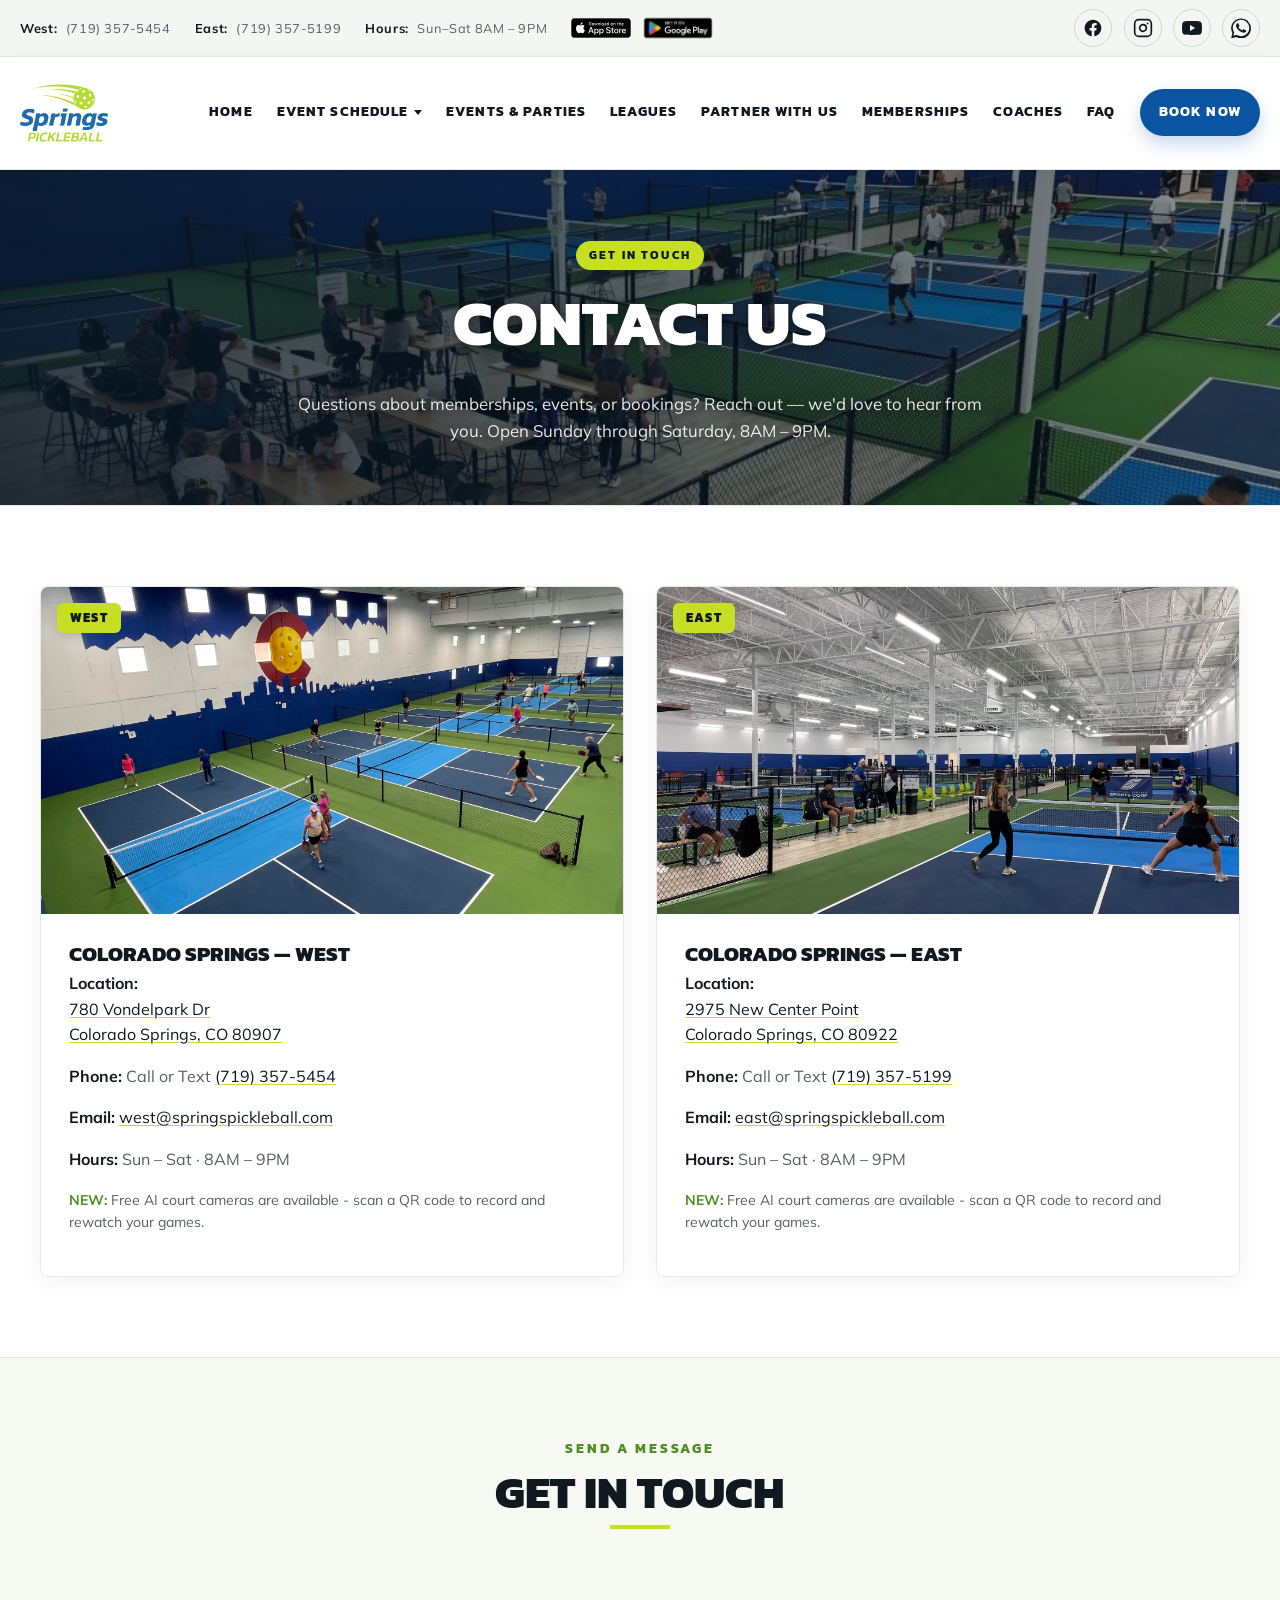
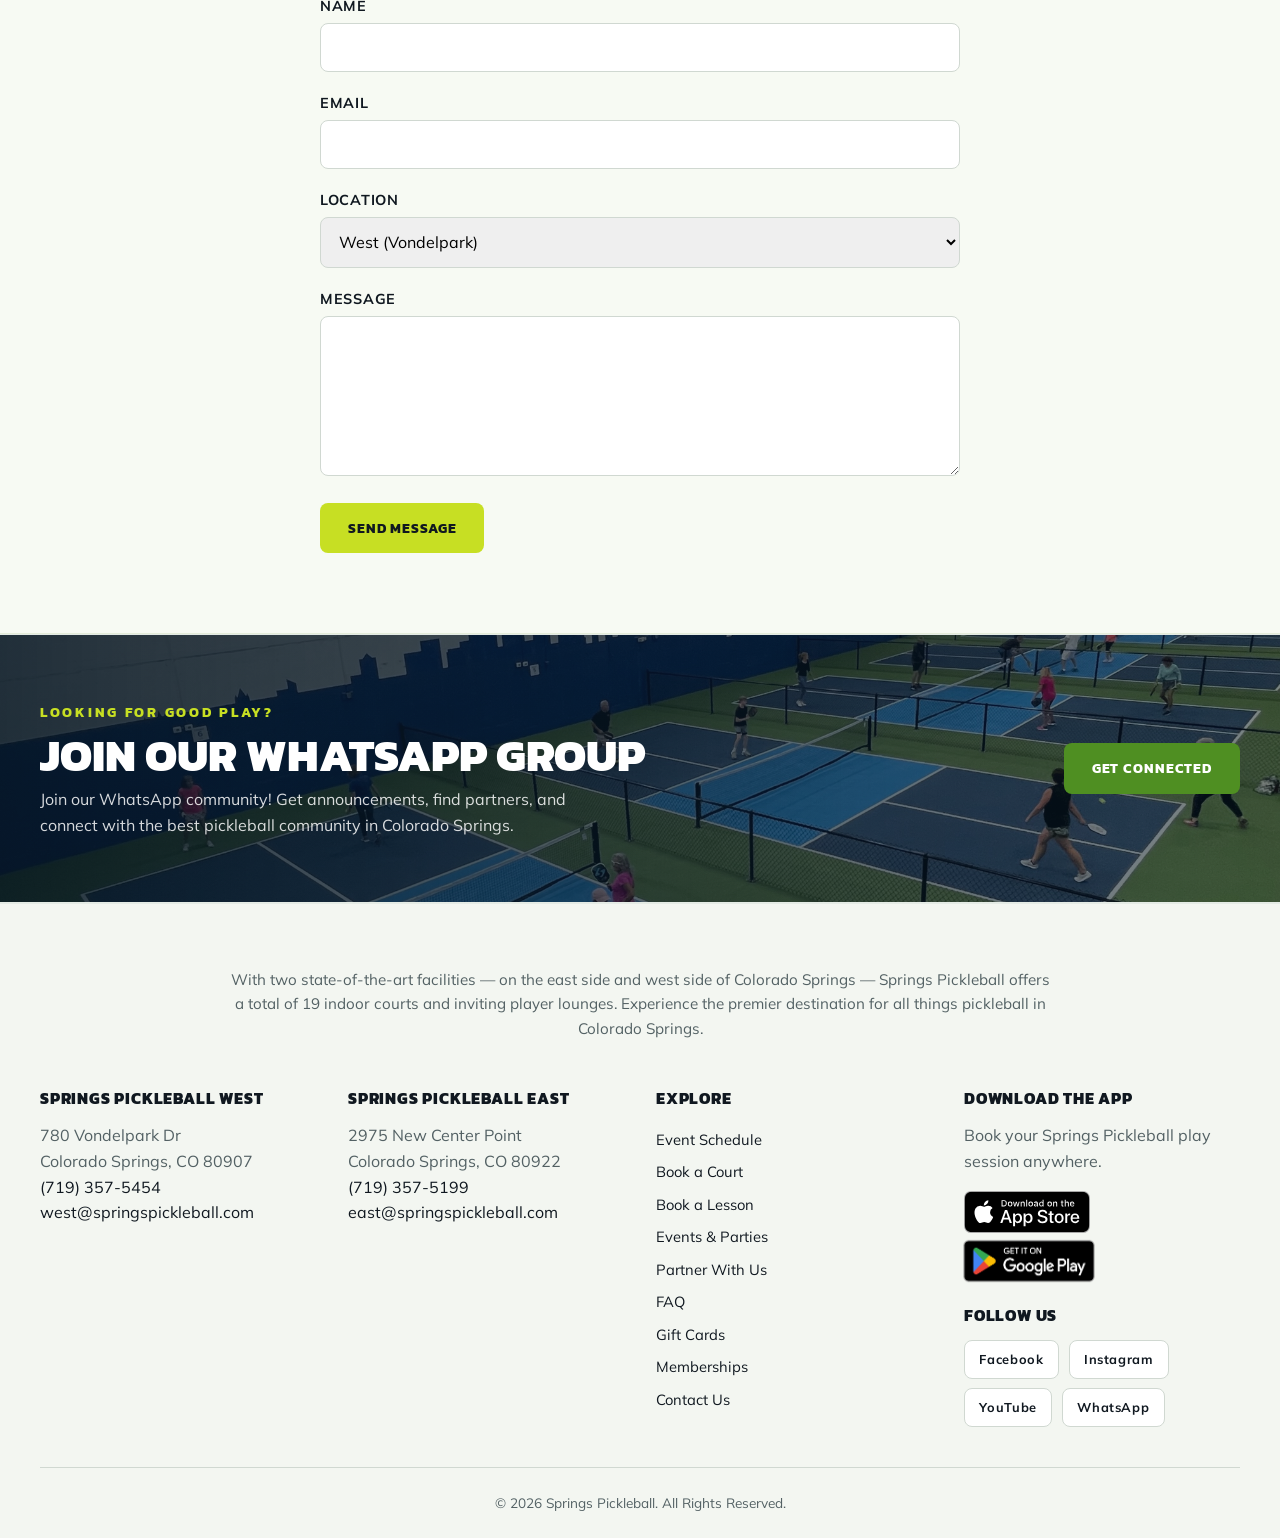
<file: contact.html>
<!DOCTYPE html>
<html lang="en">
<head>
<meta charset="UTF-8">
<meta name="viewport" content="width=device-width, initial-scale=1">
<title>Contact Springs Pickleball West & East | Colorado Springs</title>
<meta name="description" content="Contact Springs Pickleball West or East in Colorado Springs for court booking, memberships, lessons, events, parties, and general questions. Open daily 8AM-9PM.">
<link rel="canonical" href="https://springspickleball.com/contact.html">
<meta property="og:type" content="website">
<meta property="og:site_name" content="Springs Pickleball">
<meta property="og:title" content="Contact Springs Pickleball West & East">
<meta property="og:description" content="Reach Springs Pickleball West or East for booking, memberships, lessons, events, parties, and general questions.">
<meta property="og:url" content="https://springspickleball.com/contact.html">
<meta property="og:image" content="https://springspickleball.com/images/west-close-people.jpg">
<meta name="twitter:card" content="summary_large_image">
<meta name="twitter:title" content="Contact Springs Pickleball West & East">
<meta name="twitter:description" content="Contact Springs Pickleball West or East in Colorado Springs. Open daily 8AM-9PM.">
<meta name="twitter:image" content="https://springspickleball.com/images/west-close-people.jpg">
<link rel="icon" href="./images/logo.png">
<link rel="preconnect" href="https://fonts.googleapis.com">
<link rel="preconnect" href="https://fonts.gstatic.com" crossorigin>
<link rel="preload" as="style" href="https://fonts.googleapis.com/css2?family=Kanit:wght@600;700;800;900&family=Mulish:wght@400;500;600;700&display=swap">
<link href="https://fonts.googleapis.com/css2?family=Kanit:wght@600;700;800;900&family=Mulish:wght@400;500;600;700&display=swap" rel="stylesheet">
<link rel="stylesheet" href="styles.css">
<!-- PostHog analytics -->
<script>
    !function(t,e){var o,n,p,r;e.__SV||(window.posthog && window.posthog.__loaded)||(window.posthog=e,e._i=[],e.init=function(i,s,a){function g(t,e){var o=e.split(".");2==o.length&&(t=t[o[0]],e=o[1]),t[e]=function(){t.push([e].concat(Array.prototype.slice.call(arguments,0)))}}(p=t.createElement("script")).type="text/javascript",p.crossOrigin="anonymous",p.async=!0,p.src=s.api_host.replace(".i.posthog.com","-assets.i.posthog.com")+"/static/array.js",(r=t.getElementsByTagName("script")[0]).parentNode.insertBefore(p,r);var u=e;for(void 0!==a?u=e[a]=[]:a="posthog",u.people=u.people||[],u.toString=function(t){var e="posthog";return"posthog"!==a&&(e+="."+a),t||(e+=" (stub)"),e},u.people.toString=function(){return u.toString(1)+".people (stub)"},o="Ai Ri init Vi Yi Rr zi Gi Zi capture calculateEventProperties en register register_once register_for_session unregister unregister_for_session sn getFeatureFlag getFeatureFlagPayload getFeatureFlagResult isFeatureEnabled reloadFeatureFlags updateFlags updateEarlyAccessFeatureEnrollment getEarlyAccessFeatures on onFeatureFlags onSurveysLoaded onSessionId getSurveys getActiveMatchingSurveys renderSurvey displaySurvey cancelPendingSurvey canRenderSurvey canRenderSurveyAsync an identify setPersonProperties group resetGroups setPersonPropertiesForFlags resetPersonPropertiesForFlags setGroupPropertiesForFlags resetGroupPropertiesForFlags reset setIdentity clearIdentity get_distinct_id getGroups get_session_id get_session_replay_url alias set_config startSessionRecording stopSessionRecording sessionRecordingStarted captureException addExceptionStep captureLog startExceptionAutocapture stopExceptionAutocapture loadToolbar get_property getSessionProperty rn Ki createPersonProfile setInternalOrTestUser nn $i hn opt_in_capturing opt_out_capturing has_opted_in_capturing has_opted_out_capturing get_explicit_consent_status is_capturing clear_opt_in_out_capturing Xi debug Mr tn getPageViewId captureTraceFeedback captureTraceMetric Di".split(" "),n=0;n<o.length;n++)g(u,o[n]);e._i.push([i,s,a])},e.__SV=1)}(document,window.posthog||[]);
    posthog.init('phc_vF6eUVDUjHxFuzRYnQdYyFNWEmRdH77WgLQWCtuxiQvF', {
        api_host: 'https://us.i.posthog.com',
        defaults: '2026-01-30',
        person_profiles: 'identified_only',
    })
</script>
</head>
<body>

<div class="utility-bar">
  <div class="container">
    <div class="utility-info">
      <span><strong>West:</strong> <a href="tel:17193575454">(719) 357-5454</a></span>
      <span><strong>East:</strong> <a href="tel:17193575199">(719) 357-5199</a></span>
      <span><strong>Hours:</strong> Sun–Sat 8AM – 9PM</span>
      <span class="utility-apps">
        <a href="https://apps.apple.com/us/app/springs-pickleball/id6746125979" target="_blank" rel="noopener" class="app-badge apple" aria-label="Download on the App Store">
          <img src="images/app-store-badge.svg" alt="Download on the App Store" loading="lazy" decoding="async">
        </a>
        <a href="https://play.google.com/store/apps/details?id=com.courtreserve.springpickvondelpark" target="_blank" rel="noopener" class="app-badge google" aria-label="Get it on Google Play">
          <img src="images/google-play-badge.png" alt="Get it on Google Play" loading="lazy" decoding="async">
        </a>
      </span>
    </div>
    <div class="utility-social">
      <a href="https://www.facebook.com/profile.php?id=100082905789301" target="_blank" rel="noopener" aria-label="Facebook"><svg xmlns="http://www.w3.org/2000/svg" viewBox="0 0 24 24" fill="currentColor" aria-hidden="true"><path d="M22 12.06C22 6.5 17.52 2 12 2S2 6.5 2 12.06C2 17.08 5.66 21.24 10.44 22v-7.03H7.9v-2.91h2.54V9.85c0-2.52 1.49-3.91 3.77-3.91 1.09 0 2.24.2 2.24.2v2.47h-1.26c-1.24 0-1.63.77-1.63 1.57v1.89h2.77l-.44 2.91h-2.33V22C18.34 21.24 22 17.08 22 12.06z"/></svg></a>
      <a href="https://www.instagram.com/springspickleball/" target="_blank" rel="noopener" aria-label="Instagram"><svg xmlns="http://www.w3.org/2000/svg" viewBox="0 0 24 24" fill="none" stroke="currentColor" stroke-width="2" stroke-linecap="round" stroke-linejoin="round" aria-hidden="true"><rect width="20" height="20" x="2" y="2" rx="5"/><path d="M16 11.37A4 4 0 1 1 12.63 8 4 4 0 0 1 16 11.37z"/><path d="M17.5 6.5h.01"/></svg></a>
      <a href="https://www.youtube.com/@SpringsPickleballClub" target="_blank" rel="noopener" aria-label="YouTube"><svg xmlns="http://www.w3.org/2000/svg" viewBox="0 0 24 24" fill="currentColor" aria-hidden="true"><path d="M23.5 6.2a3 3 0 0 0-2.1-2.1C19.5 3.6 12 3.6 12 3.6s-7.5 0-9.4.5A3 3 0 0 0 .5 6.2 31.6 31.6 0 0 0 0 12a31.6 31.6 0 0 0 .5 5.8 3 3 0 0 0 2.1 2.1c1.9.5 9.4.5 9.4.5s7.5 0 9.4-.5a3 3 0 0 0 2.1-2.1A31.6 31.6 0 0 0 24 12a31.6 31.6 0 0 0-.5-5.8zM9.6 15.5v-7l6.2 3.5-6.2 3.5z"/></svg></a>
      <a href="https://chat.whatsapp.com/K9vtiqorP8m2vQCubyhikW?mode=r_c" target="_blank" rel="noopener" aria-label="WhatsApp"><svg xmlns="http://www.w3.org/2000/svg" viewBox="0 0 24 24" fill="currentColor" aria-hidden="true"><path d="M17.47 14.38c-.3-.15-1.76-.87-2.03-.97-.27-.1-.47-.15-.67.15-.2.3-.77.97-.94 1.17-.17.2-.35.22-.64.07-.3-.15-1.26-.46-2.39-1.48-.88-.79-1.48-1.76-1.65-2.06-.17-.3-.02-.46.13-.61.13-.13.3-.35.44-.52.15-.17.2-.3.3-.5.1-.2.05-.37-.02-.52-.08-.15-.67-1.61-.92-2.21-.24-.58-.49-.5-.67-.51h-.57c-.2 0-.52.07-.79.37-.27.3-1.04 1.02-1.04 2.48s1.07 2.88 1.21 3.08c.15.2 2.1 3.2 5.08 4.49.71.31 1.26.49 1.7.62.71.23 1.36.2 1.87.12.57-.08 1.76-.72 2-1.41.25-.69.25-1.29.17-1.41-.07-.12-.27-.2-.57-.35M12.05 21.79H12a9.9 9.9 0 0 1-5.03-1.38l-.36-.21-3.74.98 1-3.64-.23-.37A9.86 9.86 0 0 1 2.16 12c0-5.45 4.43-9.89 9.9-9.89 2.63 0 5.11 1.03 6.97 2.9a9.83 9.83 0 0 1 2.9 6.99c-.01 5.45-4.44 9.89-9.89 9.89m8.42-18.29A11.82 11.82 0 0 0 12.04.5C5.49.5.16 5.83.15 12.39c0 2.1.55 4.14 1.59 5.95L.06 24.5l6.3-1.65A11.88 11.88 0 0 0 12.05 24.5h.01c6.55 0 11.89-5.33 11.89-11.89a11.82 11.82 0 0 0-3.49-8.41"/></svg></a>
    </div>
  </div>
</div>

<header class="site-header">
  <div class="nav">
    <div class="nav-left">
      <a href="/" class="logo" aria-label="Springs Pickleball home">
        <img src="./images/logo.png" alt="Springs Pickleball">
      </a>
      <div class="pref-widget" id="prefWidget" hidden>
        <button type="button" class="pref-chip" data-pref="location">West</button>
        <button type="button" class="pref-chip" data-pref="access">Guest</button>
      </div>
    </div>
    <button class="nav-toggle" aria-label="Toggle menu" aria-expanded="false">☰</button>
    <ul class="nav-links">
      <li><a href="/">Home</a></li>
      <li class="has-dropdown">
        <a href="events.html">Event Schedule <span class="chev"></span></a>
        <div class="megamenu">
          <div>
            <h5>West Colorado Springs</h5>
            <ul>
              <li><a href="https://app.courtreserve.com/online/publicbookings/8778?tab=explore" target="_blank" rel="noopener">All West Events</a></li>
              <li><a href="https://app.courtreserve.com/Online/Events/List/8778/GBT6FTIB7O8778" target="_blank" rel="noopener">Open Play</a></li>
              <li><a href="https://app.courtreserve.com/Online/Events/List/8778/YJTXG2EIEE8778" target="_blank" rel="noopener">Clinics &amp; Lessons</a></li>
              <li><a href="https://springspickleballtournaments.com" target="_blank" rel="noopener">Tournaments</a></li>
              <li><a href="https://app.courtreserve.com/Online/Events/List/8778/IEK4J2VCGD8778" target="_blank" rel="noopener">Free Intro to Pickleball</a></li>
              <li><a href="https://app.courtreserve.com/Online/Events/List/8778/KSG26IIQZ88778" target="_blank" rel="noopener">DUPR Events</a></li>
              <li><a href="https://app.courtreserve.com/Online/Events/List/8778/ZD9HYWGL548778" target="_blank" rel="noopener">Social Events</a></li>
            </ul>
          </div>
          <div>
            <h5>East Colorado Springs</h5>
            <ul>
              <li><a href="https://app.courtreserve.com/online/publicbookings/15687?tab=explore" target="_blank" rel="noopener">All East Events</a></li>
              <li><a href="https://app.courtreserve.com/Online/Events/List/15687/GBT6FTIB7O8778" target="_blank" rel="noopener">Open Play</a></li>
              <li><a href="https://app.courtreserve.com/Online/Events/List/15687/QMVL8Z1WB18778" target="_blank" rel="noopener">Clinics &amp; Lessons</a></li>
              <li><a href="https://springspickleballtournaments.com" target="_blank" rel="noopener">Tournaments</a></li>
              <li><a href="https://app.courtreserve.com/Online/Events/List/15687/IEK4J2VCGD8778" target="_blank" rel="noopener">Free Intro to Pickleball</a></li>
              <li><a href="https://app.courtreserve.com/Online/Events/List/15687/KSG26IIQZ88778" target="_blank" rel="noopener">DUPR Events</a></li>
              <li><a href="https://app.courtreserve.com/Online/Events/List/15687/AKGXI2B2O78778" target="_blank" rel="noopener">Social Events</a></li>
              <li><a href="https://app.courtreserve.com/Online/Events/List/15687/Q3OUIZPZML15687" target="_blank" rel="noopener">Youth Programs</a></li>
            </ul>
          </div>
        </div>
      </li>
      <li><a href="events-parties.html">Events &amp; Parties</a></li>
      <li><a href="leagues.html">Leagues</a></li>
      <li><a href="/become-a-sponsor/">Partner With Us</a></li>
      <li><a href="memberships.html">Memberships</a></li>
      <li><a href="instructors.html">Coaches</a></li>
      <li><a href="faq.html">FAQ</a></li>
      <li><a href="book.html" class="nav-cta" data-open-book-modal>Book Now</a></li>
    </ul>
  </div>
</header>
<div class="book-modal-overlay" id="bookModalOverlay" hidden>
  <div class="book-modal" role="dialog" aria-modal="true" aria-labelledby="bookModalTitle">
    <button type="button" class="book-modal-close" aria-label="Close">&times;</button>
    <h3 id="bookModalTitle">Book a Court</h3>

    <div class="toggle-group book-modal-toggle" role="group" aria-label="Choose location">
      <button type="button" data-book-toggle="location" data-value="west" class="active">West</button>
      <button type="button" data-book-toggle="location" data-value="east">East</button>
    </div>

    <div class="toggle-group book-modal-toggle" role="group" aria-label="Choose account status">
      <button type="button" data-book-toggle="access" data-value="guest" class="active">Guest<span class="toggle-sub">no account</span></button>
      <button type="button" data-book-toggle="access" data-value="member">Member<span class="toggle-sub">any account</span></button>
    </div>

    <a href="https://app.courtreserve.com/online/publicbookings/8778" id="bookModalGo" class="btn book-modal-go" target="_blank" rel="noopener">Continue to Booking</a>
  </div>
</div>

<section class="page-head">
  <div class="container">
    <span class="eyebrow">Get In Touch</span>
    <h1>Contact Us</h1>
    <p>Questions about memberships, events, or bookings? Reach out — we'd love to hear from you. Open Sunday through Saturday, 8AM – 9PM.</p>
  </div>
</section>

<section class="block">
  <div class="container">
    <div class="locations-photo reveal-stagger">
      <div class="loc-card">
        <div class="loc-photo">
          <span class="loc-tag">West</span>
          <img src="images/west-overview-people.jpg" alt="Springs Pickleball West" loading="lazy" decoding="async">
        </div>
        <div class="loc-body">
          <h3>Colorado Springs — West</h3>
          <p><strong>Location:</strong><br><a href="https://goo.gl/maps/rYdssYEWuMz9rJfz9" target="_blank" rel="noopener">780 Vondelpark Dr<br>Colorado Springs, CO 80907</a></p>
          <p><strong>Phone:</strong> Call or Text <a href="tel:17193575454">(719) 357-5454</a></p>
          <p><strong>Email:</strong> <a href="mailto:west@springspickleball.com">west@springspickleball.com</a></p>
          <p><strong>Hours:</strong> Sun – Sat · 8AM – 9PM</p>
          <p style="font-size:0.88rem; margin-top:0.75rem;"><strong style="color:var(--green-deep);">NEW:</strong> Free AI court cameras are available - scan a QR code to record and rewatch your games.</p>
        </div>
      </div>
      <div class="loc-card">
        <div class="loc-photo">
          <span class="loc-tag">East</span>
          <img src="images/east-game-close-up.jpg" alt="Springs Pickleball East" loading="lazy" decoding="async">
        </div>
        <div class="loc-body">
          <h3>Colorado Springs — East</h3>
          <p><strong>Location:</strong><br><a href="https://maps.app.goo.gl/wxie6jUoAGiJWbSG8" target="_blank" rel="noopener">2975 New Center Point<br>Colorado Springs, CO 80922</a></p>
          <p><strong>Phone:</strong> Call or Text <a href="tel:17193575199">(719) 357-5199</a></p>
          <p><strong>Email:</strong> <a href="mailto:east@springspickleball.com">east@springspickleball.com</a></p>
          <p><strong>Hours:</strong> Sun – Sat · 8AM – 9PM</p>
          <p style="font-size:0.88rem; margin-top:0.75rem;"><strong style="color:var(--green-deep);">NEW:</strong> Free AI court cameras are available - scan a QR code to record and rewatch your games.</p>
        </div>
      </div>
    </div>
  </div>
</section>

<section class="block alt">
  <div class="container">
    <div class="section-head reveal">
      <span class="eyebrow">Send a Message</span>
      <h2>Get in Touch</h2>
    </div>
    <form class="form contact-form reveal">
      <label for="name">Name</label>
      <input id="name" name="name" type="text" required>

      <label for="email">Email</label>
      <input id="email" name="email" type="email" required>

      <label for="location">Location</label>
      <select id="location" name="location">
        <option value="west">West (Vondelpark)</option>
        <option value="east">East (New Center Point)</option>
        <option value="either">Either / Not Sure</option>
      </select>

      <label for="message">Message</label>
      <textarea id="message" name="message" required></textarea>

      <button type="submit" class="btn">Send Message</button>
    </form>
  </div>
</section>

<section class="cta-band">
  <div class="container">
    <div class="cta-band-inner reveal">
      <div>
        <span class="eyebrow">Looking For Good Play?</span>
        <h2>Join Our WhatsApp Group</h2>
        <p>Join our WhatsApp community! Get announcements, find partners, and connect with the best pickleball community in Colorado Springs.</p>
      </div>
      <a href="https://chat.whatsapp.com/K9vtiqorP8m2vQCubyhikW?mode=r_c" class="btn btn-accent" target="_blank" rel="noopener">Get Connected</a>
    </div>
  </div>
</section>

<footer class="site-footer">
  <div class="container">
    <p class="footer-intro">With two state-of-the-art facilities — on the east side and west side of Colorado Springs — Springs Pickleball offers a total of 19 indoor courts and inviting player lounges. Experience the premier destination for all things pickleball in Colorado Springs.</p>
    <div class="footer-grid">
      <div>
        <h4>Springs Pickleball West</h4>
        <p>780 Vondelpark Dr<br>Colorado Springs, CO 80907<br><a href="tel:17193575454">(719) 357-5454</a><br><a href="mailto:west@springspickleball.com">west@springspickleball.com</a></p>
      </div>
      <div>
        <h4>Springs Pickleball East</h4>
        <p>2975 New Center Point<br>Colorado Springs, CO 80922<br><a href="tel:17193575199">(719) 357-5199</a><br><a href="mailto:east@springspickleball.com">east@springspickleball.com</a></p>
      </div>
      <div>
        <h4>Explore</h4>
        <ul>
          <!-- <li><a href="jobs.html">Jobs</a></li> -->
          <li><a href="events.html">Event Schedule</a></li>
          <li><a href="book.html">Book a Court</a></li>
          <li><a href="instructors.html">Book a Lesson</a></li>
          <li><a href="events-parties.html">Events &amp; Parties</a></li>
          <li><a href="/become-a-sponsor/">Partner With Us</a></li>
          <li><a href="faq.html">FAQ</a></li>
          <li><a href="https://shop.springspickleball.com" target="_blank" rel="noopener">Gift Cards</a></li>
          <li><a href="memberships.html">Memberships</a></li>
          <li><a href="contact.html">Contact Us</a></li>
        </ul>
      </div>
      <div>
        <h4>Download The App</h4>
        <p>Book your Springs Pickleball play session anywhere.</p>
        <div class="footer-apps">
          <a href="https://apps.apple.com/us/app/springs-pickleball/id6746125979" target="_blank" rel="noopener" class="app-badge apple" aria-label="Download on the App Store">
            <img src="images/app-store-badge.svg" alt="Download on the App Store" loading="lazy" decoding="async">
          </a>
          <a href="https://play.google.com/store/apps/details?id=com.courtreserve.springpickvondelpark" target="_blank" rel="noopener" class="app-badge google" aria-label="Get it on Google Play">
            <img src="images/google-play-badge.png" alt="Get it on Google Play" loading="lazy" decoding="async">
          </a>
        </div>
        <h4 style="margin-top:1.5rem;">Follow Us</h4>
        <div class="footer-apps footer-social">
          <a href="https://www.facebook.com/profile.php?id=100082905789301" target="_blank" rel="noopener">Facebook</a>
          <a href="https://www.instagram.com/springspickleball/" target="_blank" rel="noopener">Instagram</a>
          <a href="https://www.youtube.com/@SpringsPickleballClub" target="_blank" rel="noopener">YouTube</a>
          <a href="https://chat.whatsapp.com/K9vtiqorP8m2vQCubyhikW?mode=r_c" target="_blank" rel="noopener">WhatsApp</a>
        </div>
      </div>
    </div>    <div class="copyright">© <span id="year"></span> Springs Pickleball. All Rights Reserved.</div>
  </div>
</footer>

<div class="mobile-book-bar">
  <div class="bar-inner">
    <a href="https://app.courtreserve.com/online/publicbookings/8778" class="btn" target="_blank" rel="noopener">West Courts</a>
    <a href="https://app.courtreserve.com/online/publicbookings/15687" class="btn" target="_blank" rel="noopener">East Courts</a>
  </div>
</div>

<script src="main.js"></script>
<script>document.getElementById('year').textContent = new Date().getFullYear();</script>
</body>
</html>
</file>
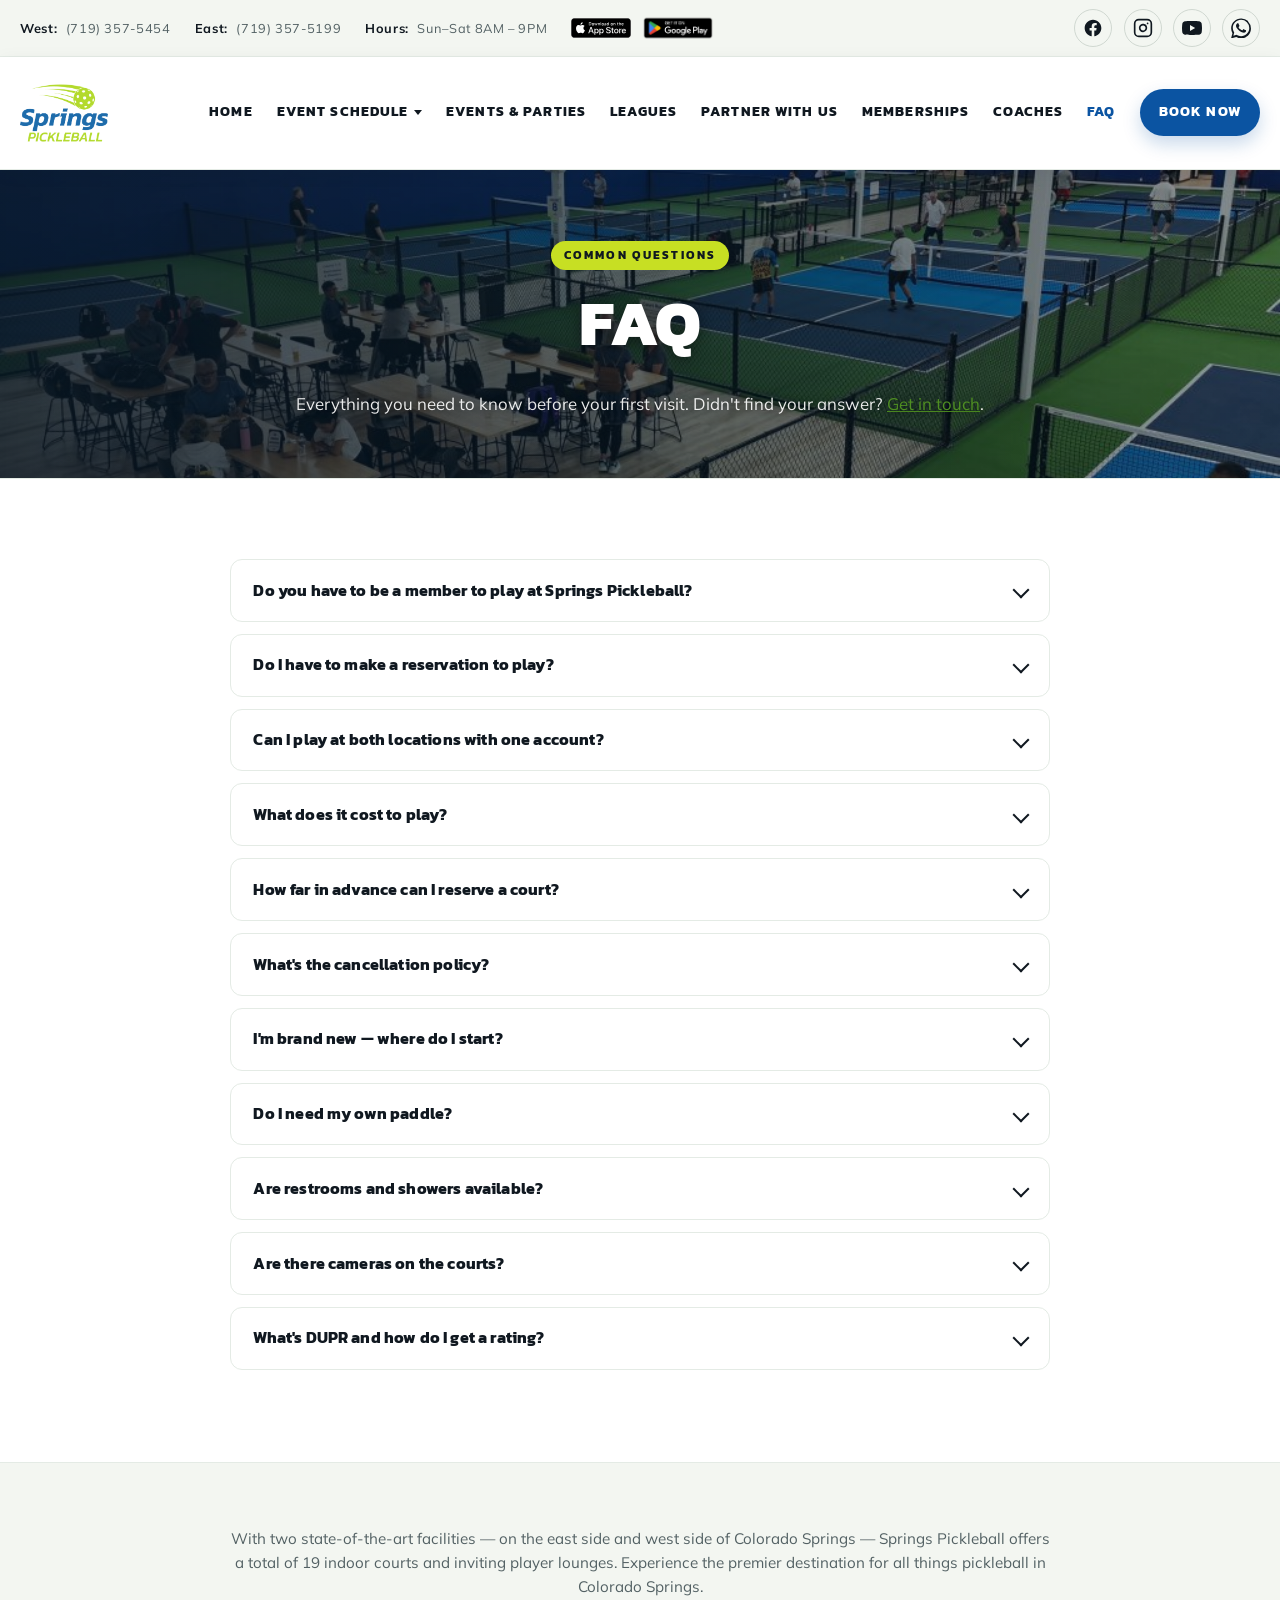
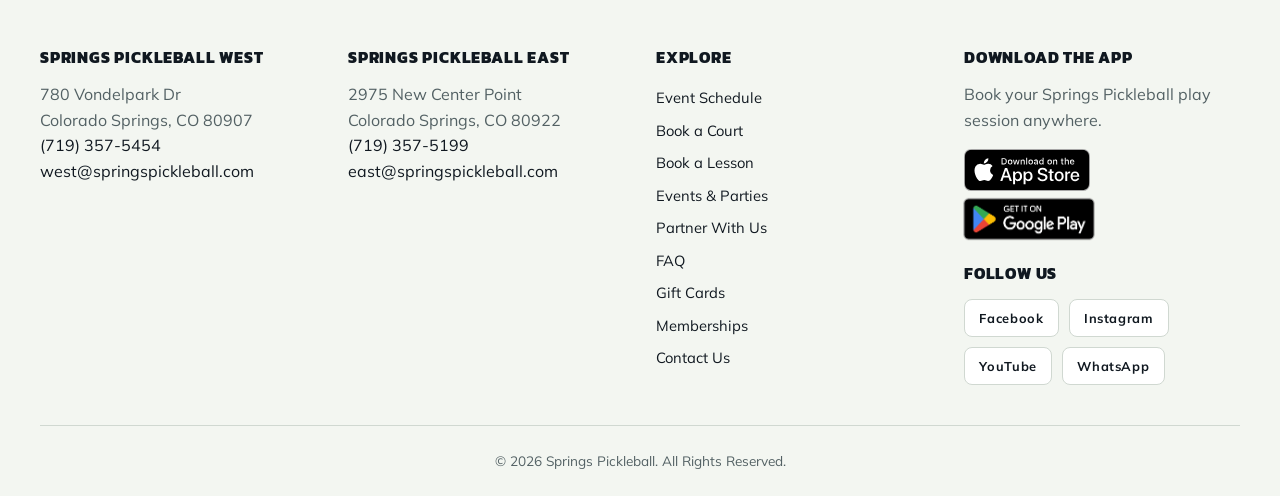
<file: faq.html>
<!DOCTYPE html>
<html lang="en">
<head>
<meta charset="UTF-8">
<meta name="viewport" content="width=device-width, initial-scale=1">
<title>Springs Pickleball FAQ | Booking, Memberships, Open Play & Cameras</title>
<meta name="description" content="Get answers about Springs Pickleball booking, open play, memberships, guest visits, paddles, AI court cameras, lessons, and visiting West or East Colorado Springs.">
<link rel="canonical" href="https://springspickleball.com/faq.html">
<meta property="og:type" content="website">
<meta property="og:site_name" content="Springs Pickleball">
<meta property="og:title" content="Springs Pickleball FAQ">
<meta property="og:description" content="Answers about booking, open play, memberships, guest visits, paddles, AI court cameras, lessons, and visiting West or East.">
<meta property="og:url" content="https://springspickleball.com/faq.html">
<meta property="og:image" content="https://springspickleball.com/images/east-patio-court-people.jpg">
<meta name="twitter:card" content="summary_large_image">
<meta name="twitter:title" content="Springs Pickleball FAQ">
<meta name="twitter:description" content="Answers about booking, open play, memberships, guest visits, paddles, AI court cameras, and lessons.">
<meta name="twitter:image" content="https://springspickleball.com/images/east-patio-court-people.jpg">
<link rel="icon" href="./images/logo.png">
<link rel="preconnect" href="https://fonts.googleapis.com">
<link rel="preconnect" href="https://fonts.gstatic.com" crossorigin>
<link rel="preload" as="style" href="https://fonts.googleapis.com/css2?family=Kanit:wght@600;700;800;900&family=Mulish:wght@400;500;600;700&display=swap">
<link href="https://fonts.googleapis.com/css2?family=Kanit:wght@600;700;800;900&family=Mulish:wght@400;500;600;700&display=swap" rel="stylesheet">
<link rel="stylesheet" href="styles.css">
<!-- PostHog analytics -->
<script>
    !function(t,e){var o,n,p,r;e.__SV||(window.posthog && window.posthog.__loaded)||(window.posthog=e,e._i=[],e.init=function(i,s,a){function g(t,e){var o=e.split(".");2==o.length&&(t=t[o[0]],e=o[1]),t[e]=function(){t.push([e].concat(Array.prototype.slice.call(arguments,0)))}}(p=t.createElement("script")).type="text/javascript",p.crossOrigin="anonymous",p.async=!0,p.src=s.api_host.replace(".i.posthog.com","-assets.i.posthog.com")+"/static/array.js",(r=t.getElementsByTagName("script")[0]).parentNode.insertBefore(p,r);var u=e;for(void 0!==a?u=e[a]=[]:a="posthog",u.people=u.people||[],u.toString=function(t){var e="posthog";return"posthog"!==a&&(e+="."+a),t||(e+=" (stub)"),e},u.people.toString=function(){return u.toString(1)+".people (stub)"},o="Ai Ri init Vi Yi Rr zi Gi Zi capture calculateEventProperties en register register_once register_for_session unregister unregister_for_session sn getFeatureFlag getFeatureFlagPayload getFeatureFlagResult isFeatureEnabled reloadFeatureFlags updateFlags updateEarlyAccessFeatureEnrollment getEarlyAccessFeatures on onFeatureFlags onSurveysLoaded onSessionId getSurveys getActiveMatchingSurveys renderSurvey displaySurvey cancelPendingSurvey canRenderSurvey canRenderSurveyAsync an identify setPersonProperties group resetGroups setPersonPropertiesForFlags resetPersonPropertiesForFlags setGroupPropertiesForFlags resetGroupPropertiesForFlags reset setIdentity clearIdentity get_distinct_id getGroups get_session_id get_session_replay_url alias set_config startSessionRecording stopSessionRecording sessionRecordingStarted captureException addExceptionStep captureLog startExceptionAutocapture stopExceptionAutocapture loadToolbar get_property getSessionProperty rn Ki createPersonProfile setInternalOrTestUser nn $i hn opt_in_capturing opt_out_capturing has_opted_in_capturing has_opted_out_capturing get_explicit_consent_status is_capturing clear_opt_in_out_capturing Xi debug Mr tn getPageViewId captureTraceFeedback captureTraceMetric Di".split(" "),n=0;n<o.length;n++)g(u,o[n]);e._i.push([i,s,a])},e.__SV=1)}(document,window.posthog||[]);
    posthog.init('phc_vF6eUVDUjHxFuzRYnQdYyFNWEmRdH77WgLQWCtuxiQvF', {
        api_host: 'https://us.i.posthog.com',
        defaults: '2026-01-30',
        person_profiles: 'identified_only',
    })
</script>
</head>
<body>

<div class="utility-bar">
  <div class="container">
    <div class="utility-info">
      <span><strong>West:</strong> <a href="tel:17193575454">(719) 357-5454</a></span>
      <span><strong>East:</strong> <a href="tel:17193575199">(719) 357-5199</a></span>
      <span><strong>Hours:</strong> Sun–Sat 8AM – 9PM</span>
      <span class="utility-apps">
        <a href="https://apps.apple.com/us/app/springs-pickleball/id6746125979" target="_blank" rel="noopener" class="app-badge apple" aria-label="Download on the App Store">
          <img src="images/app-store-badge.svg" alt="Download on the App Store" loading="lazy" decoding="async">
        </a>
        <a href="https://play.google.com/store/apps/details?id=com.courtreserve.springpickvondelpark" target="_blank" rel="noopener" class="app-badge google" aria-label="Get it on Google Play">
          <img src="images/google-play-badge.png" alt="Get it on Google Play" loading="lazy" decoding="async">
        </a>
      </span>
    </div>
    <div class="utility-social">
      <a href="https://www.facebook.com/profile.php?id=100082905789301" target="_blank" rel="noopener" aria-label="Facebook"><svg xmlns="http://www.w3.org/2000/svg" viewBox="0 0 24 24" fill="currentColor" aria-hidden="true"><path d="M22 12.06C22 6.5 17.52 2 12 2S2 6.5 2 12.06C2 17.08 5.66 21.24 10.44 22v-7.03H7.9v-2.91h2.54V9.85c0-2.52 1.49-3.91 3.77-3.91 1.09 0 2.24.2 2.24.2v2.47h-1.26c-1.24 0-1.63.77-1.63 1.57v1.89h2.77l-.44 2.91h-2.33V22C18.34 21.24 22 17.08 22 12.06z"/></svg></a>
      <a href="https://www.instagram.com/springspickleball/" target="_blank" rel="noopener" aria-label="Instagram"><svg xmlns="http://www.w3.org/2000/svg" viewBox="0 0 24 24" fill="none" stroke="currentColor" stroke-width="2" stroke-linecap="round" stroke-linejoin="round" aria-hidden="true"><rect width="20" height="20" x="2" y="2" rx="5"/><path d="M16 11.37A4 4 0 1 1 12.63 8 4 4 0 0 1 16 11.37z"/><path d="M17.5 6.5h.01"/></svg></a>
      <a href="https://www.youtube.com/@SpringsPickleballClub" target="_blank" rel="noopener" aria-label="YouTube"><svg xmlns="http://www.w3.org/2000/svg" viewBox="0 0 24 24" fill="currentColor" aria-hidden="true"><path d="M23.5 6.2a3 3 0 0 0-2.1-2.1C19.5 3.6 12 3.6 12 3.6s-7.5 0-9.4.5A3 3 0 0 0 .5 6.2 31.6 31.6 0 0 0 0 12a31.6 31.6 0 0 0 .5 5.8 3 3 0 0 0 2.1 2.1c1.9.5 9.4.5 9.4.5s7.5 0 9.4-.5a3 3 0 0 0 2.1-2.1A31.6 31.6 0 0 0 24 12a31.6 31.6 0 0 0-.5-5.8zM9.6 15.5v-7l6.2 3.5-6.2 3.5z"/></svg></a>
      <a href="https://chat.whatsapp.com/K9vtiqorP8m2vQCubyhikW?mode=r_c" target="_blank" rel="noopener" aria-label="WhatsApp"><svg xmlns="http://www.w3.org/2000/svg" viewBox="0 0 24 24" fill="currentColor" aria-hidden="true"><path d="M17.47 14.38c-.3-.15-1.76-.87-2.03-.97-.27-.1-.47-.15-.67.15-.2.3-.77.97-.94 1.17-.17.2-.35.22-.64.07-.3-.15-1.26-.46-2.39-1.48-.88-.79-1.48-1.76-1.65-2.06-.17-.3-.02-.46.13-.61.13-.13.3-.35.44-.52.15-.17.2-.3.3-.5.1-.2.05-.37-.02-.52-.08-.15-.67-1.61-.92-2.21-.24-.58-.49-.5-.67-.51h-.57c-.2 0-.52.07-.79.37-.27.3-1.04 1.02-1.04 2.48s1.07 2.88 1.21 3.08c.15.2 2.1 3.2 5.08 4.49.71.31 1.26.49 1.7.62.71.23 1.36.2 1.87.12.57-.08 1.76-.72 2-1.41.25-.69.25-1.29.17-1.41-.07-.12-.27-.2-.57-.35M12.05 21.79H12a9.9 9.9 0 0 1-5.03-1.38l-.36-.21-3.74.98 1-3.64-.23-.37A9.86 9.86 0 0 1 2.16 12c0-5.45 4.43-9.89 9.9-9.89 2.63 0 5.11 1.03 6.97 2.9a9.83 9.83 0 0 1 2.9 6.99c-.01 5.45-4.44 9.89-9.89 9.89m8.42-18.29A11.82 11.82 0 0 0 12.04.5C5.49.5.16 5.83.15 12.39c0 2.1.55 4.14 1.59 5.95L.06 24.5l6.3-1.65A11.88 11.88 0 0 0 12.05 24.5h.01c6.55 0 11.89-5.33 11.89-11.89a11.82 11.82 0 0 0-3.49-8.41"/></svg></a>
    </div>
  </div>
</div>

<header class="site-header">
  <div class="nav">
    <div class="nav-left">
      <a href="/" class="logo" aria-label="Springs Pickleball home">
        <img src="./images/logo.png" alt="Springs Pickleball">
      </a>
      <div class="pref-widget" id="prefWidget" hidden>
        <button type="button" class="pref-chip" data-pref="location">West</button>
        <button type="button" class="pref-chip" data-pref="access">Guest</button>
      </div>
    </div>
    <button class="nav-toggle" aria-label="Toggle menu" aria-expanded="false">☰</button>
    <ul class="nav-links">
      <li><a href="/">Home</a></li>
      <li class="has-dropdown">
        <a href="events.html">Event Schedule <span class="chev"></span></a>
        <div class="megamenu">
          <div>
            <h5>West Colorado Springs</h5>
            <ul>
              <li><a href="https://app.courtreserve.com/online/publicbookings/8778?tab=explore" target="_blank" rel="noopener">All West Events</a></li>
              <li><a href="https://app.courtreserve.com/Online/Events/List/8778/GBT6FTIB7O8778" target="_blank" rel="noopener">Open Play</a></li>
              <li><a href="https://app.courtreserve.com/Online/Events/List/8778/YJTXG2EIEE8778" target="_blank" rel="noopener">Clinics &amp; Lessons</a></li>
              <li><a href="https://springspickleballtournaments.com" target="_blank" rel="noopener">Tournaments</a></li>
              <li><a href="https://app.courtreserve.com/Online/Events/List/8778/IEK4J2VCGD8778" target="_blank" rel="noopener">Free Intro to Pickleball</a></li>
              <li><a href="https://app.courtreserve.com/Online/Events/List/8778/KSG26IIQZ88778" target="_blank" rel="noopener">DUPR Events</a></li>
              <li><a href="https://app.courtreserve.com/Online/Events/List/8778/ZD9HYWGL548778" target="_blank" rel="noopener">Social Events</a></li>
            </ul>
          </div>
          <div>
            <h5>East Colorado Springs</h5>
            <ul>
              <li><a href="https://app.courtreserve.com/online/publicbookings/15687?tab=explore" target="_blank" rel="noopener">All East Events</a></li>
              <li><a href="https://app.courtreserve.com/Online/Events/List/15687/GBT6FTIB7O8778" target="_blank" rel="noopener">Open Play</a></li>
              <li><a href="https://app.courtreserve.com/Online/Events/List/15687/QMVL8Z1WB18778" target="_blank" rel="noopener">Clinics &amp; Lessons</a></li>
              <li><a href="https://springspickleballtournaments.com" target="_blank" rel="noopener">Tournaments</a></li>
              <li><a href="https://app.courtreserve.com/Online/Events/List/15687/IEK4J2VCGD8778" target="_blank" rel="noopener">Free Intro to Pickleball</a></li>
              <li><a href="https://app.courtreserve.com/Online/Events/List/15687/KSG26IIQZ88778" target="_blank" rel="noopener">DUPR Events</a></li>
              <li><a href="https://app.courtreserve.com/Online/Events/List/15687/AKGXI2B2O78778" target="_blank" rel="noopener">Social Events</a></li>
              <li><a href="https://app.courtreserve.com/Online/Events/List/15687/Q3OUIZPZML15687" target="_blank" rel="noopener">Youth Programs</a></li>
            </ul>
          </div>
        </div>
      </li>
      <li><a href="events-parties.html">Events &amp; Parties</a></li>
      <li><a href="leagues.html">Leagues</a></li>
      <li><a href="/become-a-sponsor/">Partner With Us</a></li>
      <li><a href="memberships.html">Memberships</a></li>
      <li><a href="instructors.html">Coaches</a></li>
      <li><a href="faq.html">FAQ</a></li>
      <li><a href="book.html" class="nav-cta" data-open-book-modal>Book Now</a></li>
    </ul>
  </div>
</header>
<div class="book-modal-overlay" id="bookModalOverlay" hidden>
  <div class="book-modal" role="dialog" aria-modal="true" aria-labelledby="bookModalTitle">
    <button type="button" class="book-modal-close" aria-label="Close">&times;</button>
    <h3 id="bookModalTitle">Book a Court</h3>

    <div class="toggle-group book-modal-toggle" role="group" aria-label="Choose location">
      <button type="button" data-book-toggle="location" data-value="west" class="active">West</button>
      <button type="button" data-book-toggle="location" data-value="east">East</button>
    </div>

    <div class="toggle-group book-modal-toggle" role="group" aria-label="Choose account status">
      <button type="button" data-book-toggle="access" data-value="guest" class="active">Guest<span class="toggle-sub">no account</span></button>
      <button type="button" data-book-toggle="access" data-value="member">Member<span class="toggle-sub">any account</span></button>
    </div>

    <a href="https://app.courtreserve.com/online/publicbookings/8778" id="bookModalGo" class="btn book-modal-go" target="_blank" rel="noopener">Continue to Booking</a>
  </div>
</div>

<section class="page-head">
  <div class="container">
    <span class="eyebrow">Common Questions</span>
    <h1>FAQ</h1>
    <p>Everything you need to know before your first visit. Didn't find your answer? <a href="contact.html" style="color:var(--green-deep); text-decoration:underline;">Get in touch</a>.</p>
  </div>
</section>

<section class="block">
  <div class="container">
    <div class="faq-list reveal-stagger">
      <details class="faq-item">
        <summary>Do you have to be a member to play at Springs Pickleball?</summary>
        <div class="faq-answer"><p>No — guests are welcome. You can also book a court without creating any account at all using our guest booking links. To save payment details or register for open play and events, download the free Springs Pickleball app (iOS/Android) and create a free account.</p></div>
      </details>
      <details class="faq-item">
        <summary>Do I have to make a reservation to play?</summary>
        <div class="faq-answer"><p>A reservation guarantees you a court or a spot in open play. Walk-ins are welcome — you can join an open play session or reserve a court if one's free, but reserving ahead is always safer.</p></div>
      </details>
      <details class="faq-item">
        <summary>Can I play at both locations with one account?</summary>
        <div class="faq-answer"><p>Yes. One account works at both West (780 Vondelpark Dr) and East (2975 New Center Point). Memberships apply equally to both clubs.</p></div>
      </details>
      <details class="faq-item">
        <summary>What does it cost to play?</summary>
        <div class="faq-answer"><p>Two main options: <strong>Level Open Play</strong> at $14 per 2-hour session ($18 primetime), or <strong>court rental</strong> at $30/hr for up to 6 players ($40 primetime). Flex members pay 50% less, and Unlimited members play free.</p></div>
      </details>
      <details class="faq-item">
        <summary>How far in advance can I reserve a court?</summary>
        <div class="faq-answer"><p>Guests: 3 days in advance. Flex members: 7 days. Unlimited members: 9 days. Unlimited+ members: 10 days.</p></div>
      </details>
      <details class="faq-item">
        <summary>What's the cancellation policy?</summary>
        <div class="faq-answer"><p>Please try to cancel at least 24 hours out for your open play or court reservation. You can cancel in the app without penalty four hours out for open play and court time. Lessons, leagues and tournaments have longer cancellation requirements. If you are a no show, the fee price will apply.</p></div>
      </details>
      <details class="faq-item">
        <summary>I'm brand new — where do I start?</summary>
        <div class="faq-answer"><p>Our <strong>free Intro to Pickleball</strong> class runs multiple times a week. You'll learn the rules and basic shots in about an hour, we provide paddles and balls, and you'll be ready for a beginners' open play after.</p></div>
      </details>
      <details class="faq-item">
        <summary>Do I need my own paddle?</summary>
        <div class="faq-answer"><p>Nope. Paddles are free for guests. Balls are available at the pro shop along with paddles, shirts, and accessories.</p></div>
      </details>
      <details class="faq-item">
        <summary>Are restrooms and showers available?</summary>
        <div class="faq-answer"><p>Yes at both locations. West has two separate changing rooms. East has two private restroom/shower rooms for members.</p></div>
      </details>
      <details class="faq-item">
        <summary>Are there cameras on the courts?</summary>
        <div class="faq-answer"><p>Yes — courts at both locations have free AI camera technology. Scan a QR code to record a full match or just your best points, then rewatch, review, and share your clips.</p></div>
      </details>
      <details class="faq-item">
        <summary>What's DUPR and how do I get a rating?</summary>
        <div class="faq-answer"><p>DUPR (Dynamic Universal Player Rating) is the standard pickleball rating system. Many events have a suggested DUPR rating. Create a free account at MyDUPR.com, then connect it to your Springs Pickleball app. You'll get a provisional rating after about six DUPR-tracked matches — or join one of our DUPR Rating Clinics to get rated in an hour.</p></div>
      </details>
      <!--
      <details class="faq-item">
        <summary>Are you hiring?</summary>
        <div class="faq-answer"><p><a href="jobs.html">Open Positions</a></p></div>
      </details>
      -->
    </div>
  </div>
</section>

<footer class="site-footer">
  <div class="container">
    <p class="footer-intro">With two state-of-the-art facilities — on the east side and west side of Colorado Springs — Springs Pickleball offers a total of 19 indoor courts and inviting player lounges. Experience the premier destination for all things pickleball in Colorado Springs.</p>
    <div class="footer-grid">
      <div>
        <h4>Springs Pickleball West</h4>
        <p>780 Vondelpark Dr<br>Colorado Springs, CO 80907<br><a href="tel:17193575454">(719) 357-5454</a><br><a href="mailto:west@springspickleball.com">west@springspickleball.com</a></p>
      </div>
      <div>
        <h4>Springs Pickleball East</h4>
        <p>2975 New Center Point<br>Colorado Springs, CO 80922<br><a href="tel:17193575199">(719) 357-5199</a><br><a href="mailto:east@springspickleball.com">east@springspickleball.com</a></p>
      </div>
      <div>
        <h4>Explore</h4>
        <ul>
          <!-- <li><a href="jobs.html">Jobs</a></li> -->
          <li><a href="events.html">Event Schedule</a></li>
          <li><a href="book.html">Book a Court</a></li>
          <li><a href="instructors.html">Book a Lesson</a></li>
          <li><a href="events-parties.html">Events &amp; Parties</a></li>
          <li><a href="/become-a-sponsor/">Partner With Us</a></li>
          <li><a href="faq.html">FAQ</a></li>
          <li><a href="https://shop.springspickleball.com" target="_blank" rel="noopener">Gift Cards</a></li>
          <li><a href="memberships.html">Memberships</a></li>
          <li><a href="contact.html">Contact Us</a></li>
        </ul>
      </div>
      <div>
        <h4>Download The App</h4>
        <p>Book your Springs Pickleball play session anywhere.</p>
        <div class="footer-apps">
          <a href="https://apps.apple.com/us/app/springs-pickleball/id6746125979" target="_blank" rel="noopener" class="app-badge apple" aria-label="Download on the App Store">
            <img src="images/app-store-badge.svg" alt="Download on the App Store" loading="lazy" decoding="async">
          </a>
          <a href="https://play.google.com/store/apps/details?id=com.courtreserve.springpickvondelpark" target="_blank" rel="noopener" class="app-badge google" aria-label="Get it on Google Play">
            <img src="images/google-play-badge.png" alt="Get it on Google Play" loading="lazy" decoding="async">
          </a>
        </div>
        <h4 style="margin-top:1.5rem;">Follow Us</h4>
        <div class="footer-apps footer-social">
          <a href="https://www.facebook.com/profile.php?id=100082905789301" target="_blank" rel="noopener">Facebook</a>
          <a href="https://www.instagram.com/springspickleball/" target="_blank" rel="noopener">Instagram</a>
          <a href="https://www.youtube.com/@SpringsPickleballClub" target="_blank" rel="noopener">YouTube</a>
          <a href="https://chat.whatsapp.com/K9vtiqorP8m2vQCubyhikW?mode=r_c" target="_blank" rel="noopener">WhatsApp</a>
        </div>
      </div>
    </div>    <div class="copyright">© <span id="year"></span> Springs Pickleball. All Rights Reserved.</div>
  </div>
</footer>

<div class="mobile-book-bar">
  <div class="bar-inner">
    <a href="https://app.courtreserve.com/online/publicbookings/8778" class="btn" target="_blank" rel="noopener">West Courts</a>
    <a href="https://app.courtreserve.com/online/publicbookings/15687" class="btn" target="_blank" rel="noopener">East Courts</a>
  </div>
</div>

<script src="main.js"></script>
<script>document.getElementById('year').textContent = new Date().getFullYear();</script>
</body>
</html>
</file>
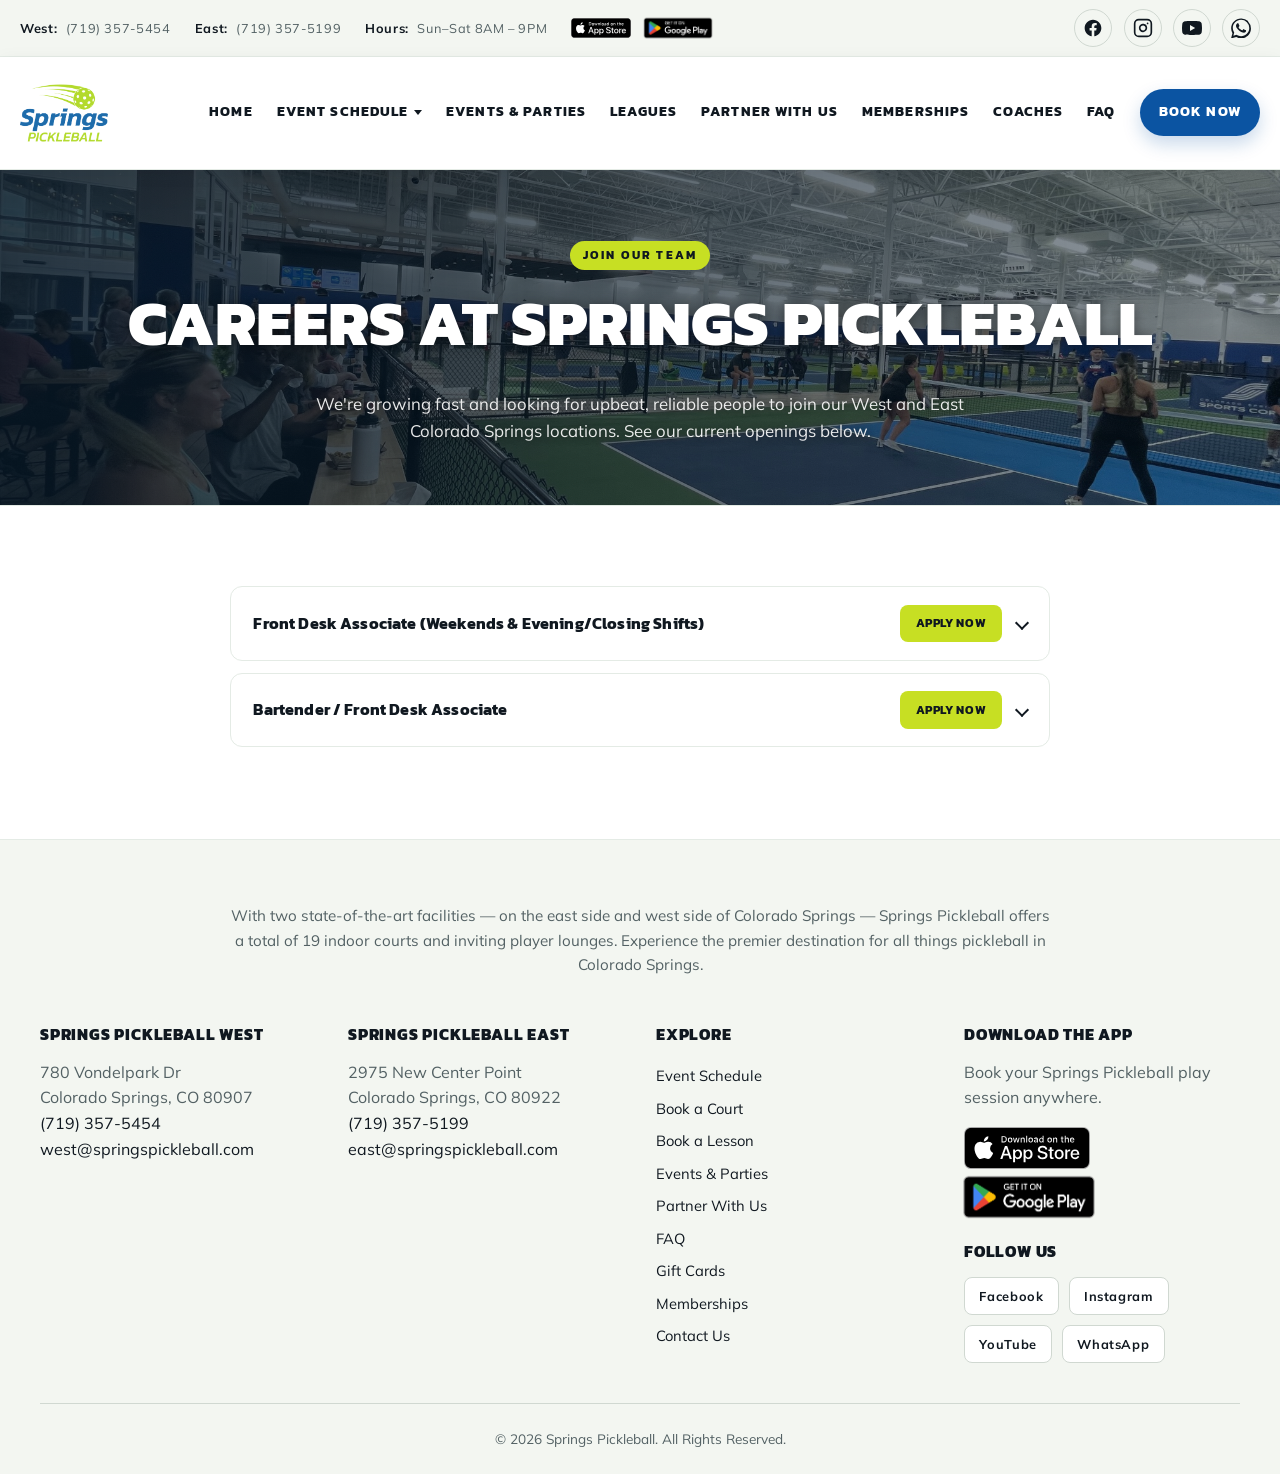
<file: jobs.html>
<!DOCTYPE html>
<html lang="en">
<head>
<meta charset="UTF-8">
<meta name="viewport" content="width=device-width, initial-scale=1">
<title>Careers | Springs Pickleball Jobs in Colorado Springs</title>
<meta name="description" content="Join the Springs Pickleball team. See current openings at our West and East Colorado Springs locations and apply today.">
<link rel="canonical" href="https://springspickleball.com/jobs.html">
<meta property="og:type" content="website">
<meta property="og:site_name" content="Springs Pickleball">
<meta property="og:title" content="Careers at Springs Pickleball">
<meta property="og:description" content="Join the Springs Pickleball team. See current openings at our West and East Colorado Springs locations and apply today.">
<meta property="og:url" content="https://springspickleball.com/jobs.html">
<meta property="og:image" content="https://springspickleball.com/images/east-patio-court-people.jpg">
<meta name="twitter:card" content="summary_large_image">
<meta name="twitter:title" content="Careers at Springs Pickleball">
<meta name="twitter:description" content="Join the Springs Pickleball team. See current openings at our West and East Colorado Springs locations and apply today.">
<meta name="twitter:image" content="https://springspickleball.com/images/east-patio-court-people.jpg">
<link rel="icon" href="./images/logo.png">
<link rel="preconnect" href="https://fonts.googleapis.com">
<link rel="preconnect" href="https://fonts.gstatic.com" crossorigin>
<link rel="preload" as="style" href="https://fonts.googleapis.com/css2?family=Kanit:wght@600;700;800;900&family=Mulish:wght@400;500;600;700&display=swap">
<link href="https://fonts.googleapis.com/css2?family=Kanit:wght@600;700;800;900&family=Mulish:wght@400;500;600;700&display=swap" rel="stylesheet">
<link rel="stylesheet" href="styles.css">
<!-- PostHog analytics -->
<script>
    !function(t,e){var o,n,p,r;e.__SV||(window.posthog && window.posthog.__loaded)||(window.posthog=e,e._i=[],e.init=function(i,s,a){function g(t,e){var o=e.split(".");2==o.length&&(t=t[o[0]],e=o[1]),t[e]=function(){t.push([e].concat(Array.prototype.slice.call(arguments,0)))}}(p=t.createElement("script")).type="text/javascript",p.crossOrigin="anonymous",p.async=!0,p.src=s.api_host.replace(".i.posthog.com","-assets.i.posthog.com")+"/static/array.js",(r=t.getElementsByTagName("script")[0]).parentNode.insertBefore(p,r);var u=e;for(void 0!==a?u=e[a]=[]:a="posthog",u.people=u.people||[],u.toString=function(t){var e="posthog";return"posthog"!==a&&(e+="."+a),t||(e+=" (stub)"),e},u.people.toString=function(){return u.toString(1)+".people (stub)"},o="Ai Ri init Vi Yi Rr zi Gi Zi capture calculateEventProperties en register register_once register_for_session unregister unregister_for_session sn getFeatureFlag getFeatureFlagPayload getFeatureFlagResult isFeatureEnabled reloadFeatureFlags updateFlags updateEarlyAccessFeatureEnrollment getEarlyAccessFeatures on onFeatureFlags onSurveysLoaded onSessionId getSurveys getActiveMatchingSurveys renderSurvey displaySurvey cancelPendingSurvey canRenderSurvey canRenderSurveyAsync an identify setPersonProperties group resetGroups setPersonPropertiesForFlags resetPersonPropertiesForFlags setGroupPropertiesForFlags resetGroupPropertiesForFlags reset setIdentity clearIdentity get_distinct_id getGroups get_session_id get_session_replay_url alias set_config startSessionRecording stopSessionRecording sessionRecordingStarted captureException addExceptionStep captureLog startExceptionAutocapture stopExceptionAutocapture loadToolbar get_property getSessionProperty rn Ki createPersonProfile setInternalOrTestUser nn $i hn opt_in_capturing opt_out_capturing has_opted_in_capturing has_opted_out_capturing get_explicit_consent_status is_capturing clear_opt_in_out_capturing Xi debug Mr tn getPageViewId captureTraceFeedback captureTraceMetric Di".split(" "),n=0;n<o.length;n++)g(u,o[n]);e._i.push([i,s,a])},e.__SV=1)}(document,window.posthog||[]);
    posthog.init('phc_vF6eUVDUjHxFuzRYnQdYyFNWEmRdH77WgLQWCtuxiQvF', {
        api_host: 'https://us.i.posthog.com',
        defaults: '2026-01-30',
        person_profiles: 'identified_only',
    })
</script>
</head>
<body>

<div class="utility-bar">
  <div class="container">
    <div class="utility-info">
      <span><strong>West:</strong> <a href="tel:17193575454">(719) 357-5454</a></span>
      <span><strong>East:</strong> <a href="tel:17193575199">(719) 357-5199</a></span>
      <span><strong>Hours:</strong> Sun–Sat 8AM – 9PM</span>
      <span class="utility-apps">
        <a href="https://apps.apple.com/us/app/springs-pickleball/id6746125979" target="_blank" rel="noopener" class="app-badge apple" aria-label="Download on the App Store">
          <img src="images/app-store-badge.svg" alt="Download on the App Store" loading="lazy" decoding="async">
        </a>
        <a href="https://play.google.com/store/apps/details?id=com.courtreserve.springpickvondelpark" target="_blank" rel="noopener" class="app-badge google" aria-label="Get it on Google Play">
          <img src="images/google-play-badge.png" alt="Get it on Google Play" loading="lazy" decoding="async">
        </a>
      </span>
    </div>
    <div class="utility-social">
      <a href="https://www.facebook.com/profile.php?id=100082905789301" target="_blank" rel="noopener" aria-label="Facebook"><svg xmlns="http://www.w3.org/2000/svg" viewBox="0 0 24 24" fill="currentColor" aria-hidden="true"><path d="M22 12.06C22 6.5 17.52 2 12 2S2 6.5 2 12.06C2 17.08 5.66 21.24 10.44 22v-7.03H7.9v-2.91h2.54V9.85c0-2.52 1.49-3.91 3.77-3.91 1.09 0 2.24.2 2.24.2v2.47h-1.26c-1.24 0-1.63.77-1.63 1.57v1.89h2.77l-.44 2.91h-2.33V22C18.34 21.24 22 17.08 22 12.06z"/></svg></a>
      <a href="https://www.instagram.com/springspickleball/" target="_blank" rel="noopener" aria-label="Instagram"><svg xmlns="http://www.w3.org/2000/svg" viewBox="0 0 24 24" fill="none" stroke="currentColor" stroke-width="2" stroke-linecap="round" stroke-linejoin="round" aria-hidden="true"><rect width="20" height="20" x="2" y="2" rx="5"/><path d="M16 11.37A4 4 0 1 1 12.63 8 4 4 0 0 1 16 11.37z"/><path d="M17.5 6.5h.01"/></svg></a>
      <a href="https://www.youtube.com/@SpringsPickleballClub" target="_blank" rel="noopener" aria-label="YouTube"><svg xmlns="http://www.w3.org/2000/svg" viewBox="0 0 24 24" fill="currentColor" aria-hidden="true"><path d="M23.5 6.2a3 3 0 0 0-2.1-2.1C19.5 3.6 12 3.6 12 3.6s-7.5 0-9.4.5A3 3 0 0 0 .5 6.2 31.6 31.6 0 0 0 0 12a31.6 31.6 0 0 0 .5 5.8 3 3 0 0 0 2.1 2.1c1.9.5 9.4.5 9.4.5s7.5 0 9.4-.5a3 3 0 0 0 2.1-2.1A31.6 31.6 0 0 0 24 12a31.6 31.6 0 0 0-.5-5.8zM9.6 15.5v-7l6.2 3.5-6.2 3.5z"/></svg></a>
      <a href="https://chat.whatsapp.com/K9vtiqorP8m2vQCubyhikW?mode=r_c" target="_blank" rel="noopener" aria-label="WhatsApp"><svg xmlns="http://www.w3.org/2000/svg" viewBox="0 0 24 24" fill="currentColor" aria-hidden="true"><path d="M17.47 14.38c-.3-.15-1.76-.87-2.03-.97-.27-.1-.47-.15-.67.15-.2.3-.77.97-.94 1.17-.17.2-.35.22-.64.07-.3-.15-1.26-.46-2.39-1.48-.88-.79-1.48-1.76-1.65-2.06-.17-.3-.02-.46.13-.61.13-.13.3-.35.44-.52.15-.17.2-.3.3-.5.1-.2.05-.37-.02-.52-.08-.15-.67-1.61-.92-2.21-.24-.58-.49-.5-.67-.51h-.57c-.2 0-.52.07-.79.37-.27.3-1.04 1.02-1.04 2.48s1.07 2.88 1.21 3.08c.15.2 2.1 3.2 5.08 4.49.71.31 1.26.49 1.7.62.71.23 1.36.2 1.87.12.57-.08 1.76-.72 2-1.41.25-.69.25-1.29.17-1.41-.07-.12-.27-.2-.57-.35M12.05 21.79H12a9.9 9.9 0 0 1-5.03-1.38l-.36-.21-3.74.98 1-3.64-.23-.37A9.86 9.86 0 0 1 2.16 12c0-5.45 4.43-9.89 9.9-9.89 2.63 0 5.11 1.03 6.97 2.9a9.83 9.83 0 0 1 2.9 6.99c-.01 5.45-4.44 9.89-9.89 9.89m8.42-18.29A11.82 11.82 0 0 0 12.04.5C5.49.5.16 5.83.15 12.39c0 2.1.55 4.14 1.59 5.95L.06 24.5l6.3-1.65A11.88 11.88 0 0 0 12.05 24.5h.01c6.55 0 11.89-5.33 11.89-11.89a11.82 11.82 0 0 0-3.49-8.41"/></svg></a>
    </div>
  </div>
</div>

<header class="site-header">
  <div class="nav">
    <div class="nav-left">
      <a href="/" class="logo" aria-label="Springs Pickleball home">
        <img src="./images/logo.png" alt="Springs Pickleball">
      </a>
      <div class="pref-widget" id="prefWidget" hidden>
        <button type="button" class="pref-chip" data-pref="location">West</button>
        <button type="button" class="pref-chip" data-pref="access">Guest</button>
      </div>
    </div>
    <button class="nav-toggle" aria-label="Toggle menu" aria-expanded="false">☰</button>
    <ul class="nav-links">
      <li><a href="/">Home</a></li>
      <li class="has-dropdown">
        <a href="events.html">Event Schedule <span class="chev"></span></a>
        <div class="megamenu">
          <div>
            <h5>West Colorado Springs</h5>
            <ul>
              <li><a href="https://app.courtreserve.com/online/publicbookings/8778?tab=explore" target="_blank" rel="noopener">All West Events</a></li>
              <li><a href="https://app.courtreserve.com/Online/Events/List/8778/GBT6FTIB7O8778" target="_blank" rel="noopener">Open Play</a></li>
              <li><a href="https://app.courtreserve.com/Online/Events/List/8778/YJTXG2EIEE8778" target="_blank" rel="noopener">Clinics &amp; Lessons</a></li>
              <li><a href="https://springspickleballtournaments.com" target="_blank" rel="noopener">Tournaments</a></li>
              <li><a href="https://app.courtreserve.com/Online/Events/List/8778/IEK4J2VCGD8778" target="_blank" rel="noopener">Free Intro to Pickleball</a></li>
              <li><a href="https://app.courtreserve.com/Online/Events/List/8778/KSG26IIQZ88778" target="_blank" rel="noopener">DUPR Events</a></li>
              <li><a href="https://app.courtreserve.com/Online/Events/List/8778/ZD9HYWGL548778" target="_blank" rel="noopener">Social Events</a></li>
            </ul>
          </div>
          <div>
            <h5>East Colorado Springs</h5>
            <ul>
              <li><a href="https://app.courtreserve.com/online/publicbookings/15687?tab=explore" target="_blank" rel="noopener">All East Events</a></li>
              <li><a href="https://app.courtreserve.com/Online/Events/List/15687/GBT6FTIB7O8778" target="_blank" rel="noopener">Open Play</a></li>
              <li><a href="https://app.courtreserve.com/Online/Events/List/15687/QMVL8Z1WB18778" target="_blank" rel="noopener">Clinics &amp; Lessons</a></li>
              <li><a href="https://springspickleballtournaments.com" target="_blank" rel="noopener">Tournaments</a></li>
              <li><a href="https://app.courtreserve.com/Online/Events/List/15687/IEK4J2VCGD8778" target="_blank" rel="noopener">Free Intro to Pickleball</a></li>
              <li><a href="https://app.courtreserve.com/Online/Events/List/15687/KSG26IIQZ88778" target="_blank" rel="noopener">DUPR Events</a></li>
              <li><a href="https://app.courtreserve.com/Online/Events/List/15687/AKGXI2B2O78778" target="_blank" rel="noopener">Social Events</a></li>
              <li><a href="https://app.courtreserve.com/Online/Events/List/15687/Q3OUIZPZML15687" target="_blank" rel="noopener">Youth Programs</a></li>
            </ul>
          </div>
        </div>
      </li>
      <li><a href="events-parties.html">Events &amp; Parties</a></li>
      <li><a href="leagues.html">Leagues</a></li>
      <li><a href="/become-a-sponsor/">Partner With Us</a></li>
      <li><a href="memberships.html">Memberships</a></li>
      <li><a href="instructors.html">Coaches</a></li>
      <li><a href="faq.html">FAQ</a></li>
      <li><a href="book.html" class="nav-cta" data-open-book-modal>Book Now</a></li>
    </ul>
  </div>
</header>
<div class="book-modal-overlay" id="bookModalOverlay" hidden>
  <div class="book-modal" role="dialog" aria-modal="true" aria-labelledby="bookModalTitle">
    <button type="button" class="book-modal-close" aria-label="Close">&times;</button>
    <h3 id="bookModalTitle">Book a Court</h3>

    <div class="toggle-group book-modal-toggle" role="group" aria-label="Choose location">
      <button type="button" data-book-toggle="location" data-value="west" class="active">West</button>
      <button type="button" data-book-toggle="location" data-value="east">East</button>
    </div>

    <div class="toggle-group book-modal-toggle" role="group" aria-label="Choose account status">
      <button type="button" data-book-toggle="access" data-value="guest" class="active">Guest<span class="toggle-sub">no account</span></button>
      <button type="button" data-book-toggle="access" data-value="member">Member<span class="toggle-sub">any account</span></button>
    </div>

    <a href="https://app.courtreserve.com/online/publicbookings/8778" id="bookModalGo" class="btn book-modal-go" target="_blank" rel="noopener">Continue to Booking</a>
  </div>
</div>

<section class="page-head jobs-head">
  <div class="container">
    <span class="eyebrow">Join Our Team</span>
    <h1>Careers at Springs Pickleball</h1>
    <p>We're growing fast and looking for upbeat, reliable people to join our West and East Colorado Springs locations. See our current openings below.</p>
  </div>
</section>

<section class="block">
  <div class="container">
    <div class="jobs-list reveal-stagger">
      <details class="job-item">
        <summary>
          <span class="job-title">Front Desk Associate (Weekends & Evening/Closing Shifts)</span>
          <span class="job-actions">
            <a href="https://springspickleballapplication.paperform.co/" target="_blank" rel="noopener" class="job-apply-btn" onclick="event.stopPropagation()">Apply Now</a>
            <span class="job-chevron" aria-hidden="true"></span>
          </span>
        </summary>
        <div class="job-body">
          <p class="job-meta">Springs Pickleball | Colorado Springs, CO | Part-Time / Full-Time Shifts: Weekends and evening/closing shifts</p>
          <p>Springs Pickleball is Colorado Springs' largest indoor pickleball club, with two locations and one of the fastest-growing player communities in the region. We're looking for an upbeat, reliable Front Desk Associate to be the first friendly face our members and guests see.</p>

          <h4>What You'll Do</h4>
          <ul>
            <li>Greet and check in members and guests, and answer phones and questions with energy and professionalism.</li>
            <li>Handle POS transactions, court reservations, and check-ins accurately and efficiently.</li>
            <li>Give tours and share information on memberships, programs, and events with new and prospective members.</li>
            <li>Keep the front desk, lobby, and common areas clean, organized, and tournament-ready.</li>
            <li>Help resolve member questions or concerns, escalating to a manager when needed.</li>
            <li>Support smooth court flow and help keep the schedule and rotations on track.</li>
            <li>Promote upcoming leagues, clinics, socials, and tournaments at the desk.</li>
          </ul>

          <h4>What We're Looking For</h4>
          <ul>
            <li>Comfortable in a fast-paced, high-energy, social environment.</li>
            <li>Strong communication skills and a genuine passion for hospitality/customer service.</li>
            <li>Able to multitask (check-ins, phones, questions) without missing a beat.</li>
            <li>Technical skills on a computer are needed and necessary — you'll be working daily with CourtReserve, a POS system, and other software.</li>
            <li>Reliable, proactive, and a team player.</li>
            <li>Available to work weekends and evening/closing shifts (our busiest times).</li>
            <li>Pickleball experience not necessary, but highly valued.</li>
          </ul>

          <h4>Physical Requirements</h4>
          <p>Ability to stand, walk, and move for the duration of a shift; comfortable cleaning and doing hands-on work; occasional lifting up to 30 lbs.</p>

          <h4>Perks</h4>
          <ul>
            <li>Free or discounted membership to Springs Pickleball</li>
            <li>A fun, community-driven workplace</li>
            <li>Opportunities for growth within the company</li>
          </ul>
        </div>
      </details>

      <details class="job-item">
        <summary>
          <span class="job-title">Bartender / Front Desk Associate</span>
          <span class="job-actions">
            <a href="https://springspickleballapplication.paperform.co/" target="_blank" rel="noopener" class="job-apply-btn" onclick="event.stopPropagation()">Apply Now</a>
            <span class="job-chevron" aria-hidden="true"></span>
          </span>
        </summary>
        <div class="job-body">
          <p class="job-meta">Springs Pickleball | Colorado Springs, CO | Part-Time / Full-Time</p>
          <p>Springs Pickleball is Colorado Springs' largest indoor pickleball club, with two locations and one of the fastest-growing player communities in the region. We're looking for an upbeat, reliable Bartender / Front Desk Associate who can split time between our bar and lounge and our front desk, keeping the energy high in both spots.</p>

          <h4>What You'll Do</h4>
          <p class="job-subhead">Behind the Bar</p>
          <ul>
            <li>Prepare and serve alcoholic and non-alcoholic drinks and light snacks to guests.</li>
            <li>Check ID and confirm all patrons meet Colorado's legal drinking age (21+).</li>
            <li>Keep the bar, lounge, and prep areas clean, stocked, and organized.</li>
            <li>Follow all food safety and responsible alcohol service procedures.</li>
          </ul>
          <p class="job-subhead">At the Front Desk</p>
          <ul>
            <li>Greet and check in members and guests, and answer phones and questions with energy and professionalism.</li>
            <li>Handle POS transactions, court reservations, and check-ins accurately and efficiently.</li>
            <li>Share information on memberships, programs, and events with members and prospective members.</li>
            <li>Keep the front desk, lobby, and common areas clean, organized, and tournament-ready.</li>
            <li>Help resolve member questions or concerns, escalating to a manager when needed.</li>
          </ul>

          <h4>What We're Looking For</h4>
          <ul>
            <li>Comfortable in a fast-paced, high-energy, social environment.</li>
            <li>Solid computer/technical skills required (we use CourtReserve and a POS system, plus general comfort navigating software).</li>
            <li>Must be at least 18 (Colorado's legal minimum to serve alcohol); if under 21, must work bar shifts under the supervision of a staff member 21 or older.</li>
            <li>TIPS certification required, or ability to obtain within 30 days of hire.</li>
            <li>Reliable, proactive, and a team player.</li>
            <li>Available nights and/or weekends (our busiest times).</li>
            <li>Pickleball experience not necessary, but highly valued.</li>
          </ul>

          <h4>Physical Requirements</h4>
          <p>Ability to stand, walk, and move for the duration of a shift; comfortable cleaning and doing hands-on work; able to lift, carry, and move up to 40 lbs (cases, boxes, supplies).</p>

          <h4>Perks</h4>
          <ul>
            <li>Free or discounted membership to Springs Pickleball</li>
            <li>Tips plus hourly pay</li>
            <li>A fun, community-driven workplace</li>
            <li>Opportunities for growth within the company</li>
          </ul>

          <p>Interested? Apply today and join the Springs Pickleball team!</p>
        </div>
      </details>
    </div>
  </div>
</section>

<footer class="site-footer">
  <div class="container">
    <p class="footer-intro">With two state-of-the-art facilities — on the east side and west side of Colorado Springs — Springs Pickleball offers a total of 19 indoor courts and inviting player lounges. Experience the premier destination for all things pickleball in Colorado Springs.</p>
    <div class="footer-grid">
      <div>
        <h4>Springs Pickleball West</h4>
        <p>780 Vondelpark Dr<br>Colorado Springs, CO 80907<br><a href="tel:17193575454">(719) 357-5454</a><br><a href="mailto:west@springspickleball.com">west@springspickleball.com</a></p>
      </div>
      <div>
        <h4>Springs Pickleball East</h4>
        <p>2975 New Center Point<br>Colorado Springs, CO 80922<br><a href="tel:17193575199">(719) 357-5199</a><br><a href="mailto:east@springspickleball.com">east@springspickleball.com</a></p>
      </div>
      <div>
        <h4>Explore</h4>
        <ul>
          <!-- <li><a href="jobs.html">Jobs</a></li> -->
          <li><a href="events.html">Event Schedule</a></li>
          <li><a href="book.html">Book a Court</a></li>
          <li><a href="instructors.html">Book a Lesson</a></li>
          <li><a href="events-parties.html">Events &amp; Parties</a></li>
          <li><a href="/become-a-sponsor/">Partner With Us</a></li>
          <li><a href="faq.html">FAQ</a></li>
          <li><a href="https://shop.springspickleball.com" target="_blank" rel="noopener">Gift Cards</a></li>
          <li><a href="memberships.html">Memberships</a></li>
          <li><a href="contact.html">Contact Us</a></li>
        </ul>
      </div>
      <div>
        <h4>Download The App</h4>
        <p>Book your Springs Pickleball play session anywhere.</p>
        <div class="footer-apps">
          <a href="https://apps.apple.com/us/app/springs-pickleball/id6746125979" target="_blank" rel="noopener" class="app-badge apple" aria-label="Download on the App Store">
            <img src="images/app-store-badge.svg" alt="Download on the App Store" loading="lazy" decoding="async">
          </a>
          <a href="https://play.google.com/store/apps/details?id=com.courtreserve.springpickvondelpark" target="_blank" rel="noopener" class="app-badge google" aria-label="Get it on Google Play">
            <img src="images/google-play-badge.png" alt="Get it on Google Play" loading="lazy" decoding="async">
          </a>
        </div>
        <h4 style="margin-top:1.5rem;">Follow Us</h4>
        <div class="footer-apps footer-social">
          <a href="https://www.facebook.com/profile.php?id=100082905789301" target="_blank" rel="noopener">Facebook</a>
          <a href="https://www.instagram.com/springspickleball/" target="_blank" rel="noopener">Instagram</a>
          <a href="https://www.youtube.com/@SpringsPickleballClub" target="_blank" rel="noopener">YouTube</a>
          <a href="https://chat.whatsapp.com/K9vtiqorP8m2vQCubyhikW?mode=r_c" target="_blank" rel="noopener">WhatsApp</a>
        </div>
      </div>
    </div>    <div class="copyright">© <span id="year"></span> Springs Pickleball. All Rights Reserved.</div>
  </div>
</footer>

<div class="mobile-book-bar">
  <div class="bar-inner">
    <a href="https://app.courtreserve.com/online/publicbookings/8778" class="btn" target="_blank" rel="noopener">West Courts</a>
    <a href="https://app.courtreserve.com/online/publicbookings/15687" class="btn" target="_blank" rel="noopener">East Courts</a>
  </div>
</div>

<script src="main.js"></script>
<script>document.getElementById('year').textContent = new Date().getFullYear();</script>
</body>
</html>
</file>
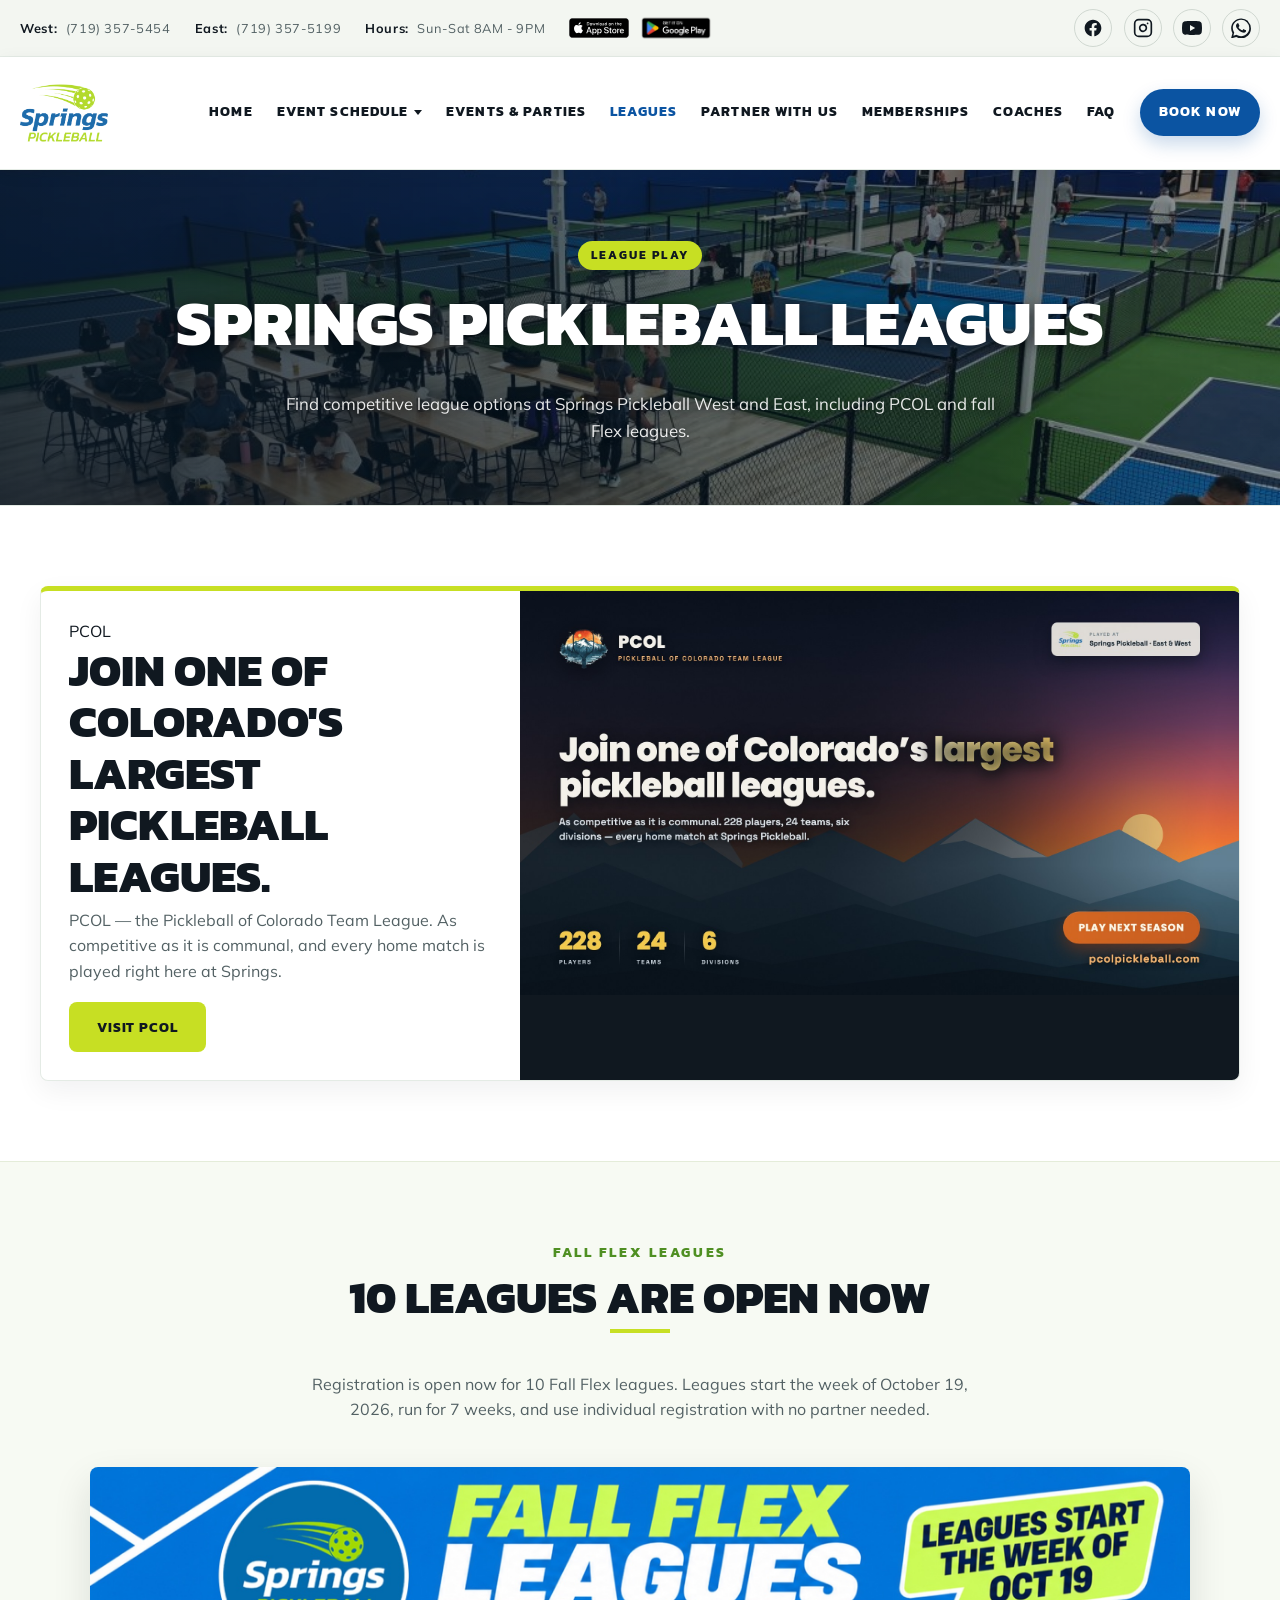
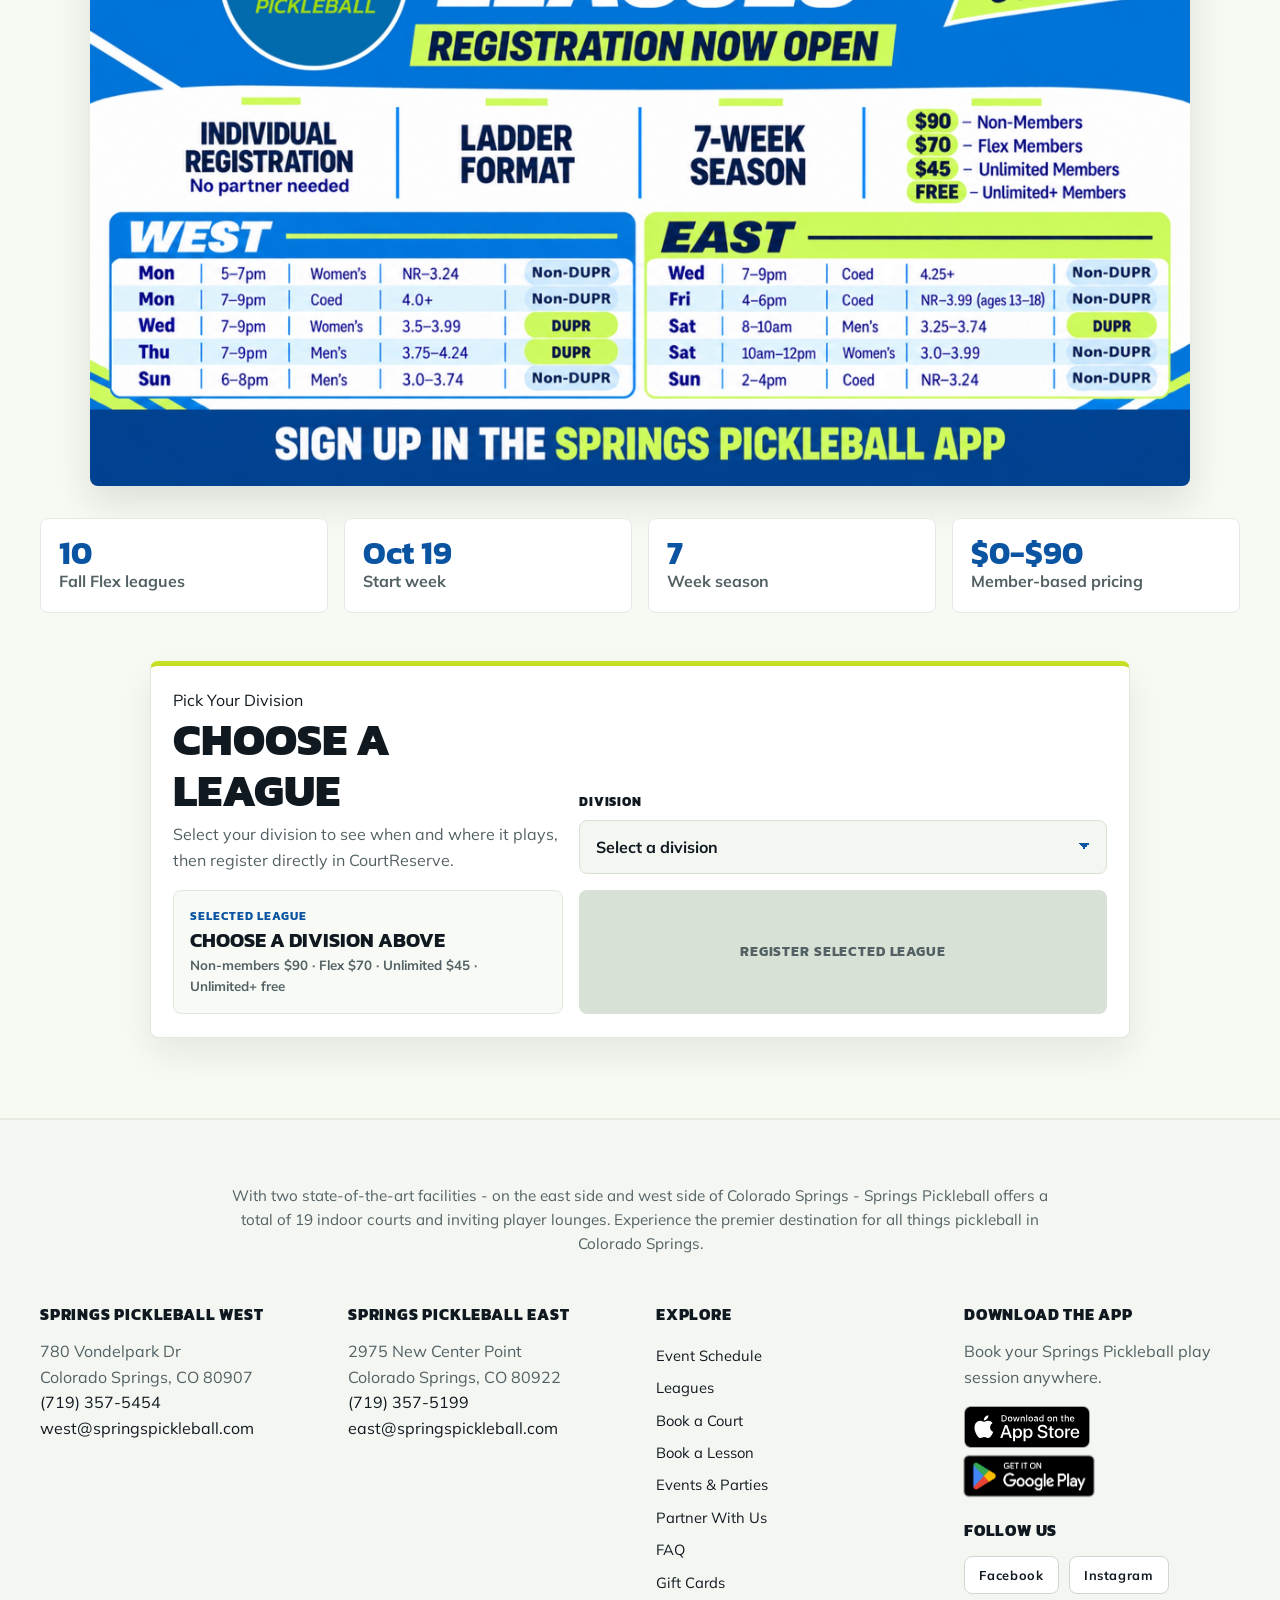
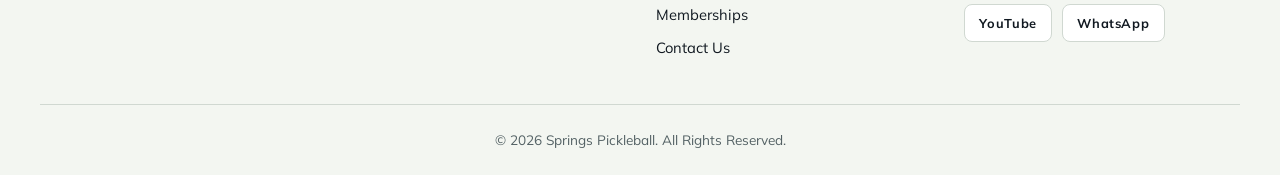
<file: leagues.html>
<!DOCTYPE html>
<html lang="en">
<head>
<meta charset="UTF-8">
<meta name="viewport" content="width=device-width, initial-scale=1">
<title>Pickleball Leagues in Colorado Springs | Springs Pickleball</title>
<meta name="description" content="Find Springs Pickleball leagues in Colorado Springs, including PCOL and fall Flex leagues at Springs Pickleball West and East.">
<link rel="canonical" href="https://springspickleball.com/leagues.html">
<meta property="og:type" content="website">
<meta property="og:site_name" content="Springs Pickleball">
<meta property="og:title" content="Pickleball Leagues in Colorado Springs | Springs Pickleball">
<meta property="og:description" content="Register for fall Flex leagues at Springs Pickleball West and East, or visit PCOL for citywide league play.">
<meta property="og:url" content="https://springspickleball.com/leagues.html">
<meta property="og:image" content="https://springspickleball.com/images/fall_flex_leagues-web.jpg">
<meta name="twitter:card" content="summary_large_image">
<meta name="twitter:title" content="Pickleball Leagues in Colorado Springs | Springs Pickleball">
<meta name="twitter:description" content="Fall Flex leagues are open now at Springs Pickleball West and East.">
<meta name="twitter:image" content="https://springspickleball.com/images/fall_flex_leagues-web.jpg">
<link rel="icon" href="./images/logo.png">
<link rel="preconnect" href="https://fonts.googleapis.com">
<link rel="preconnect" href="https://fonts.gstatic.com" crossorigin>
<link rel="preload" as="style" href="https://fonts.googleapis.com/css2?family=Kanit:wght@600;700;800;900&family=Mulish:wght@400;500;600;700&display=swap">
<link href="https://fonts.googleapis.com/css2?family=Kanit:wght@600;700;800;900&family=Mulish:wght@400;500;600;700&display=swap" rel="stylesheet">
<link rel="stylesheet" href="styles.css">
<!-- PostHog analytics -->
<script>
    !function(t,e){var o,n,p,r;e.__SV||(window.posthog && window.posthog.__loaded)||(window.posthog=e,e._i=[],e.init=function(i,s,a){function g(t,e){var o=e.split(".");2==o.length&&(t=t[o[0]],e=o[1]),t[e]=function(){t.push([e].concat(Array.prototype.slice.call(arguments,0)))}}(p=t.createElement("script")).type="text/javascript",p.crossOrigin="anonymous",p.async=!0,p.src=s.api_host.replace(".i.posthog.com","-assets.i.posthog.com")+"/static/array.js",(r=t.getElementsByTagName("script")[0]).parentNode.insertBefore(p,r);var u=e;for(void 0!==a?u=e[a]=[]:a="posthog",u.people=u.people||[],u.toString=function(t){var e="posthog";return"posthog"!==a&&(e+="."+a),t||(e+=" (stub)"),e},u.people.toString=function(){return u.toString(1)+".people (stub)"},o="Ai Ri init Vi Yi Rr zi Gi Zi capture calculateEventProperties en register register_once register_for_session unregister unregister_for_session sn getFeatureFlag getFeatureFlagPayload getFeatureFlagResult isFeatureEnabled reloadFeatureFlags updateFlags updateEarlyAccessFeatureEnrollment getEarlyAccessFeatures on onFeatureFlags onSurveysLoaded onSessionId getSurveys getActiveMatchingSurveys renderSurvey displaySurvey cancelPendingSurvey canRenderSurvey canRenderSurveyAsync an identify setPersonProperties group resetGroups setPersonPropertiesForFlags resetPersonPropertiesForFlags setGroupPropertiesForFlags resetGroupPropertiesForFlags reset setIdentity clearIdentity get_distinct_id getGroups get_session_id get_session_replay_url alias set_config startSessionRecording stopSessionRecording sessionRecordingStarted captureException addExceptionStep captureLog startExceptionAutocapture stopExceptionAutocapture loadToolbar get_property getSessionProperty rn Ki createPersonProfile setInternalOrTestUser nn $i hn opt_in_capturing opt_out_capturing has_opted_in_capturing has_opted_out_capturing get_explicit_consent_status is_capturing clear_opt_in_out_capturing Xi debug Mr tn getPageViewId captureTraceFeedback captureTraceMetric Di".split(" "),n=0;n<o.length;n++)g(u,o[n]);e._i.push([i,s,a])},e.__SV=1)}(document,window.posthog||[]);
    posthog.init('phc_vF6eUVDUjHxFuzRYnQdYyFNWEmRdH77WgLQWCtuxiQvF', {
        api_host: 'https://us.i.posthog.com',
        defaults: '2026-01-30',
        person_profiles: 'identified_only',
    })
</script>
</head>
<body>

<div class="utility-bar">
  <div class="container">
    <div class="utility-info">
      <span><strong>West:</strong> <a href="tel:17193575454">(719) 357-5454</a></span>
      <span><strong>East:</strong> <a href="tel:17193575199">(719) 357-5199</a></span>
      <span><strong>Hours:</strong> Sun-Sat 8AM - 9PM</span>
      <span class="utility-apps">
        <a href="https://apps.apple.com/us/app/springs-pickleball/id6746125979" target="_blank" rel="noopener" class="app-badge apple" aria-label="Download on the App Store">
          <img src="images/app-store-badge.svg" alt="Download on the App Store" loading="lazy" decoding="async">
        </a>
        <a href="https://play.google.com/store/apps/details?id=com.courtreserve.springpickvondelpark" target="_blank" rel="noopener" class="app-badge google" aria-label="Get it on Google Play">
          <img src="images/google-play-badge.png" alt="Get it on Google Play" loading="lazy" decoding="async">
        </a>
      </span>
    </div>
    <div class="utility-social">
      <a href="https://www.facebook.com/profile.php?id=100082905789301" target="_blank" rel="noopener" aria-label="Facebook"><svg xmlns="http://www.w3.org/2000/svg" viewBox="0 0 24 24" fill="currentColor" aria-hidden="true"><path d="M22 12.06C22 6.5 17.52 2 12 2S2 6.5 2 12.06C2 17.08 5.66 21.24 10.44 22v-7.03H7.9v-2.91h2.54V9.85c0-2.52 1.49-3.91 3.77-3.91 1.09 0 2.24.2 2.24.2v2.47h-1.26c-1.24 0-1.63.77-1.63 1.57v1.89h2.77l-.44 2.91h-2.33V22C18.34 21.24 22 17.08 22 12.06z"/></svg></a>
      <a href="https://www.instagram.com/springspickleball/" target="_blank" rel="noopener" aria-label="Instagram"><svg xmlns="http://www.w3.org/2000/svg" viewBox="0 0 24 24" fill="none" stroke="currentColor" stroke-width="2" stroke-linecap="round" stroke-linejoin="round" aria-hidden="true"><rect width="20" height="20" x="2" y="2" rx="5"/><path d="M16 11.37A4 4 0 1 1 12.63 8 4 4 0 0 1 16 11.37z"/><path d="M17.5 6.5h.01"/></svg></a>
      <a href="https://www.youtube.com/@SpringsPickleballClub" target="_blank" rel="noopener" aria-label="YouTube"><svg xmlns="http://www.w3.org/2000/svg" viewBox="0 0 24 24" fill="currentColor" aria-hidden="true"><path d="M23.5 6.2a3 3 0 0 0-2.1-2.1C19.5 3.6 12 3.6 12 3.6s-7.5 0-9.4.5A3 3 0 0 0 .5 6.2 31.6 31.6 0 0 0 0 12a31.6 31.6 0 0 0 .5 5.8 3 3 0 0 0 2.1 2.1c1.9.5 9.4.5 9.4.5s7.5 0 9.4-.5a3 3 0 0 0 2.1-2.1A31.6 31.6 0 0 0 24 12a31.6 31.6 0 0 0-.5-5.8zM9.6 15.5v-7l6.2 3.5-6.2 3.5z"/></svg></a>
      <a href="https://chat.whatsapp.com/K9vtiqorP8m2vQCubyhikW?mode=r_c" target="_blank" rel="noopener" aria-label="WhatsApp"><svg xmlns="http://www.w3.org/2000/svg" viewBox="0 0 24 24" fill="currentColor" aria-hidden="true"><path d="M17.47 14.38c-.3-.15-1.76-.87-2.03-.97-.27-.1-.47-.15-.67.15-.2.3-.77.97-.94 1.17-.17.2-.35.22-.64.07-.3-.15-1.26-.46-2.39-1.48-.88-.79-1.48-1.76-1.65-2.06-.17-.3-.02-.46.13-.61.13-.13.3-.35.44-.52.15-.17.2-.3.3-.5.1-.2.05-.37-.02-.52-.08-.15-.67-1.61-.92-2.21-.24-.58-.49-.5-.67-.51h-.57c-.2 0-.52.07-.79.37-.27.3-1.04 1.02-1.04 2.48s1.07 2.88 1.21 3.08c.15.2 2.1 3.2 5.08 4.49.71.31 1.26.49 1.7.62.71.23 1.36.2 1.87.12.57-.08 1.76-.72 2-1.41.25-.69.25-1.29.17-1.41-.07-.12-.27-.2-.57-.35M12.05 21.79H12a9.9 9.9 0 0 1-5.03-1.38l-.36-.21-3.74.98 1-3.64-.23-.37A9.86 9.86 0 0 1 2.16 12c0-5.45 4.43-9.89 9.9-9.89 2.63 0 5.11 1.03 6.97 2.9a9.83 9.83 0 0 1 2.9 6.99c-.01 5.45-4.44 9.89-9.89 9.89m8.42-18.29A11.82 11.82 0 0 0 12.04.5C5.49.5.16 5.83.15 12.39c0 2.1.55 4.14 1.59 5.95L.06 24.5l6.3-1.65A11.88 11.88 0 0 0 12.05 24.5h.01c6.55 0 11.89-5.33 11.89-11.89a11.82 11.82 0 0 0-3.49-8.41"/></svg></a>
    </div>
  </div>
</div>

<header class="site-header">
  <div class="nav">
    <div class="nav-left">
      <a href="/" class="logo" aria-label="Springs Pickleball home">
        <img src="./images/logo.png" alt="Springs Pickleball">
      </a>
      <div class="pref-widget" id="prefWidget" hidden>
        <button type="button" class="pref-chip" data-pref="location">West</button>
        <button type="button" class="pref-chip" data-pref="access">Guest</button>
      </div>
    </div>
    <button class="nav-toggle" aria-label="Toggle menu" aria-expanded="false">☰</button>
    <ul class="nav-links">
      <li><a href="/">Home</a></li>
      <li class="has-dropdown">
        <a href="events.html">Event Schedule <span class="chev"></span></a>
        <div class="megamenu">
          <div>
            <h5>West Colorado Springs</h5>
            <ul>
              <li><a href="https://app.courtreserve.com/online/publicbookings/8778?tab=explore" target="_blank" rel="noopener">All West Events</a></li>
              <li><a href="https://app.courtreserve.com/Online/Events/List/8778/GBT6FTIB7O8778" target="_blank" rel="noopener">Open Play</a></li>
              <li><a href="https://app.courtreserve.com/Online/Events/List/8778/YJTXG2EIEE8778" target="_blank" rel="noopener">Clinics &amp; Lessons</a></li>
              <li><a href="https://springspickleballtournaments.com" target="_blank" rel="noopener">Tournaments</a></li>
              <li><a href="https://app.courtreserve.com/Online/Events/List/8778/IEK4J2VCGD8778" target="_blank" rel="noopener">Free Intro to Pickleball</a></li>
              <li><a href="https://app.courtreserve.com/Online/Events/List/8778/KSG26IIQZ88778" target="_blank" rel="noopener">DUPR Events</a></li>
              <li><a href="https://app.courtreserve.com/Online/Events/List/8778/ZD9HYWGL548778" target="_blank" rel="noopener">Social Events</a></li>
            </ul>
          </div>
          <div>
            <h5>East Colorado Springs</h5>
            <ul>
              <li><a href="https://app.courtreserve.com/online/publicbookings/15687?tab=explore" target="_blank" rel="noopener">All East Events</a></li>
              <li><a href="https://app.courtreserve.com/Online/Events/List/15687/GBT6FTIB7O8778" target="_blank" rel="noopener">Open Play</a></li>
              <li><a href="https://app.courtreserve.com/Online/Events/List/15687/QMVL8Z1WB18778" target="_blank" rel="noopener">Clinics &amp; Lessons</a></li>
              <li><a href="https://springspickleballtournaments.com" target="_blank" rel="noopener">Tournaments</a></li>
              <li><a href="https://app.courtreserve.com/Online/Events/List/15687/IEK4J2VCGD8778" target="_blank" rel="noopener">Free Intro to Pickleball</a></li>
              <li><a href="https://app.courtreserve.com/Online/Events/List/15687/KSG26IIQZ88778" target="_blank" rel="noopener">DUPR Events</a></li>
              <li><a href="https://app.courtreserve.com/Online/Events/List/15687/AKGXI2B2O78778" target="_blank" rel="noopener">Social Events</a></li>
              <li><a href="https://app.courtreserve.com/Online/Events/List/15687/Q3OUIZPZML15687" target="_blank" rel="noopener">Youth Programs</a></li>
            </ul>
          </div>
        </div>
      </li>
      <li><a href="events-parties.html">Events &amp; Parties</a></li>
      <li><a href="leagues.html">Leagues</a></li>
      <li><a href="/become-a-sponsor/">Partner With Us</a></li>
      <li><a href="memberships.html">Memberships</a></li>
      <li><a href="instructors.html">Coaches</a></li>
      <li><a href="faq.html">FAQ</a></li>
      <li><a href="book.html" class="nav-cta" data-open-book-modal>Book Now</a></li>
    </ul>
  </div>
</header>

<div class="book-modal-overlay" id="bookModalOverlay" hidden>
  <div class="book-modal" role="dialog" aria-modal="true" aria-labelledby="bookModalTitle">
    <button type="button" class="book-modal-close" aria-label="Close">&times;</button>
    <h3 id="bookModalTitle">Book a Court</h3>
    <div class="toggle-group book-modal-toggle" role="group" aria-label="Choose location">
      <button type="button" data-book-toggle="location" data-value="west" class="active">West</button>
      <button type="button" data-book-toggle="location" data-value="east">East</button>
    </div>
    <div class="toggle-group book-modal-toggle" role="group" aria-label="Choose account status">
      <button type="button" data-book-toggle="access" data-value="guest" class="active">Guest<span class="toggle-sub">no account</span></button>
      <button type="button" data-book-toggle="access" data-value="member">Member<span class="toggle-sub">any account</span></button>
    </div>
    <a href="https://app.courtreserve.com/online/publicbookings/8778" id="bookModalGo" class="btn book-modal-go" target="_blank" rel="noopener">Continue to Booking</a>
  </div>
</div>

<section class="page-head leagues-head">
  <div class="container">
    <span class="eyebrow">League Play</span>
    <h1>Springs Pickleball Leagues</h1>
    <p>Find competitive league options at Springs Pickleball West and East, including PCOL and fall Flex leagues.</p>
  </div>
</section>

<section class="block">
  <div class="container">
    <div class="league-pcol reveal">
      <div class="league-pcol-copy">
        <span class="eyebrow">PCOL</span>
        <h2>Join one of Colorado's largest pickleball leagues.</h2>
        <p>PCOL &mdash; the Pickleball of Colorado Team League. As competitive as it is communal, and every home match is played right here at Springs.</p>
        <a href="https://pcolpickleball.com/" class="btn" target="_blank" rel="noopener">Visit PCOL</a>
      </div>
      <div class="league-pcol-media">
        <img src="images/pcol_header.png" alt="PCOL Pickleball of Colorado Team League header graphic" loading="lazy" decoding="async">
      </div>
    </div>
  </div>
</section>

<section class="block alt">
  <div class="container">
    <div class="section-head reveal">
      <span class="eyebrow">Fall Flex Leagues</span>
      <h2>10 leagues are open now</h2>
      <p>Registration is open now for 10 Fall Flex leagues. Leagues start the week of October 19, 2026, run for 7 weeks, and use individual registration with no partner needed.</p>
    </div>

    <div class="league-feature reveal">
      <img src="images/fall_flex_leagues-web.jpg" alt="Fall Flex Leagues schedule for Springs Pickleball West and East" loading="lazy" decoding="async">
    </div>

    <div class="league-stats reveal-stagger" aria-label="Fall Flex league summary">
      <div><strong>10</strong><span>Fall Flex leagues</span></div>
      <div><strong>Oct 19</strong><span>Start week</span></div>
      <div><strong>7</strong><span>Week season</span></div>
      <div><strong>$0-$90</strong><span>Member-based pricing</span></div>
    </div>

    <div class="league-picker reveal">
      <div class="league-picker-copy">
        <span class="eyebrow">Pick Your Division</span>
        <h2>Choose a league</h2>
        <p>Select your division to see when and where it plays, then register directly in CourtReserve.</p>
      </div>
      <div class="league-picker-control">
        <label for="leagueSelect">Division</label>
        <select id="leagueSelect">
          <option value="">Select a division</option>
          <optgroup label="Springs West">
            <option value="https://app.courtreserve.com/Online/Leagues/Details/8778/30519" data-location="Springs West" data-schedule="Monday 5-7 PM" data-division="Women's NR-3.24">Women's NR-3.24 - West - Mon 5-7 PM</option>
            <option value="https://app.courtreserve.com/Online/Leagues/Details/8778/30510" data-location="Springs West" data-schedule="Monday 7-9 PM" data-division="Coed 4.0+">Coed 4.0+ - West - Mon 7-9 PM</option>
            <option value="https://app.courtreserve.com/Online/Leagues/Details/8778/30518" data-location="Springs West" data-schedule="Thursday 7-9 PM" data-division="Men's 3.75-4.24">Men's 3.75-4.24 - West - Thu 7-9 PM</option>
            <option value="https://app.courtreserve.com/Online/Leagues/Details/8778/30553" data-location="Springs West" data-schedule="Wednesday 7-9 PM" data-division="Women's 3.5-3.99">Women's 3.5-3.99 - West - Wed 7-9 PM</option>
            <option value="https://app.courtreserve.com/Online/Leagues/Details/8778/30511" data-location="Springs West" data-schedule="Sunday 6-8 PM" data-division="Men's 3.0-3.74">Men's 3.0-3.74 - West - Sun 6-8 PM</option>
          </optgroup>
          <optgroup label="Springs East">
            <option value="https://app.courtreserve.com/Online/Leagues/Details/15687/30520" data-location="Springs East" data-schedule="Wednesday 7-9 PM" data-division="Coed 4.25+">Coed 4.25+ - East - Wed 7-9 PM</option>
            <option value="https://app.courtreserve.com/Online/Leagues/Details/15687/30522" data-location="Springs East" data-schedule="Friday 4-6 PM" data-division="Coed NR-3.99 Teens (ages 13-18)">Coed NR-3.99 Teens - East - Fri 4-6 PM</option>
            <option value="https://app.courtreserve.com/Online/Leagues/Details/15687/30523" data-location="Springs East" data-schedule="Saturday 8-10 AM" data-division="Men's 3.25-3.74">Men's 3.25-3.74 - East - Sat 8-10 AM</option>
            <option value="https://app.courtreserve.com/Online/Leagues/Details/15687/30524" data-location="Springs East" data-schedule="Saturday 10 AM-12 PM" data-division="Women's 3.0-3.99">Women's 3.0-3.99 - East - Sat 10 AM-12 PM</option>
            <option value="https://app.courtreserve.com/Online/Leagues/Details/15687/30521" data-location="Springs East" data-schedule="Sunday 2-4 PM" data-division="Coed NR-3.24">Coed NR-3.24 - East - Sun 2-4 PM</option>
          </optgroup>
        </select>
      </div>
      <div class="league-picker-result" id="leaguePickerResult" aria-live="polite">
        <span>Selected league</span>
        <strong>Choose a division above</strong>
        <small>Non-members $90 · Flex $70 · Unlimited $45 · Unlimited+ free</small>
      </div>
      <a href="#" class="btn league-picker-cta disabled" id="leagueRegisterButton" aria-disabled="true">Register Selected League</a>
    </div>
  </div>
</section>

<footer class="site-footer">
  <div class="container">
    <p class="footer-intro">With two state-of-the-art facilities - on the east side and west side of Colorado Springs - Springs Pickleball offers a total of 19 indoor courts and inviting player lounges. Experience the premier destination for all things pickleball in Colorado Springs.</p>
    <div class="footer-grid">
      <div>
        <h4>Springs Pickleball West</h4>
        <p>780 Vondelpark Dr<br>Colorado Springs, CO 80907<br><a href="tel:17193575454">(719) 357-5454</a><br><a href="mailto:west@springspickleball.com">west@springspickleball.com</a></p>
      </div>
      <div>
        <h4>Springs Pickleball East</h4>
        <p>2975 New Center Point<br>Colorado Springs, CO 80922<br><a href="tel:17193575199">(719) 357-5199</a><br><a href="mailto:east@springspickleball.com">east@springspickleball.com</a></p>
      </div>
      <div>
        <h4>Explore</h4>
        <ul>
          <li><a href="events.html">Event Schedule</a></li>
          <li><a href="leagues.html">Leagues</a></li>
          <li><a href="book.html">Book a Court</a></li>
          <li><a href="instructors.html">Book a Lesson</a></li>
          <li><a href="events-parties.html">Events &amp; Parties</a></li>
          <li><a href="/become-a-sponsor/">Partner With Us</a></li>
          <li><a href="faq.html">FAQ</a></li>
          <li><a href="https://shop.springspickleball.com" target="_blank" rel="noopener">Gift Cards</a></li>
          <li><a href="memberships.html">Memberships</a></li>
          <li><a href="contact.html">Contact Us</a></li>
        </ul>
      </div>
      <div>
        <h4>Download The App</h4>
        <p>Book your Springs Pickleball play session anywhere.</p>
        <div class="footer-apps">
          <a href="https://apps.apple.com/us/app/springs-pickleball/id6746125979" target="_blank" rel="noopener" class="app-badge apple" aria-label="Download on the App Store">
            <img src="images/app-store-badge.svg" alt="Download on the App Store" loading="lazy" decoding="async">
          </a>
          <a href="https://play.google.com/store/apps/details?id=com.courtreserve.springpickvondelpark" target="_blank" rel="noopener" class="app-badge google" aria-label="Get it on Google Play">
            <img src="images/google-play-badge.png" alt="Get it on Google Play" loading="lazy" decoding="async">
          </a>
        </div>
        <h4 style="margin-top:1.5rem;">Follow Us</h4>
        <div class="footer-apps footer-social">
          <a href="https://www.facebook.com/profile.php?id=100082905789301" target="_blank" rel="noopener">Facebook</a>
          <a href="https://www.instagram.com/springspickleball/" target="_blank" rel="noopener">Instagram</a>
          <a href="https://www.youtube.com/@SpringsPickleballClub" target="_blank" rel="noopener">YouTube</a>
          <a href="https://chat.whatsapp.com/K9vtiqorP8m2vQCubyhikW?mode=r_c" target="_blank" rel="noopener">WhatsApp</a>
        </div>
      </div>
    </div>
    <div class="copyright">© <span id="year"></span> Springs Pickleball. All Rights Reserved.</div>
  </div>
</footer>

<div class="mobile-book-bar">
  <div class="bar-inner">
    <a href="https://app.courtreserve.com/online/publicbookings/8778" class="btn" target="_blank" rel="noopener">West Courts</a>
    <a href="https://app.courtreserve.com/online/publicbookings/15687" class="btn" target="_blank" rel="noopener">East Courts</a>
  </div>
</div>

<script src="main.js"></script>
<script>
  document.addEventListener('DOMContentLoaded', () => {
    const select = document.getElementById('leagueSelect');
    const result = document.getElementById('leaguePickerResult');
    const button = document.getElementById('leagueRegisterButton');
    if (!select || !result || !button) return;

    select.addEventListener('change', () => {
      const option = select.options[select.selectedIndex];
      const href = option.value;
      if (!href) {
        result.innerHTML = '<span>Selected league</span><strong>Choose a division above</strong><small>Non-members $90 &middot; Flex $70 &middot; Unlimited $45 &middot; Unlimited+ free</small>';
        button.href = '#';
        button.classList.add('disabled');
        button.setAttribute('aria-disabled', 'true');
        return;
      }

      result.innerHTML = `<span>${option.dataset.location}</span><strong>${option.dataset.division}</strong><small>${option.dataset.schedule} · 7-week season · pricing varies by membership</small>`;
      button.href = href;
      button.target = '_blank';
      button.rel = 'noopener';
      button.classList.remove('disabled');
      button.setAttribute('aria-disabled', 'false');
    });

    button.addEventListener('click', e => {
      if (button.getAttribute('aria-disabled') === 'true') e.preventDefault();
    });
  });
</script>
<script>document.getElementById('year').textContent = new Date().getFullYear();</script>
</body>
</html>
</file>
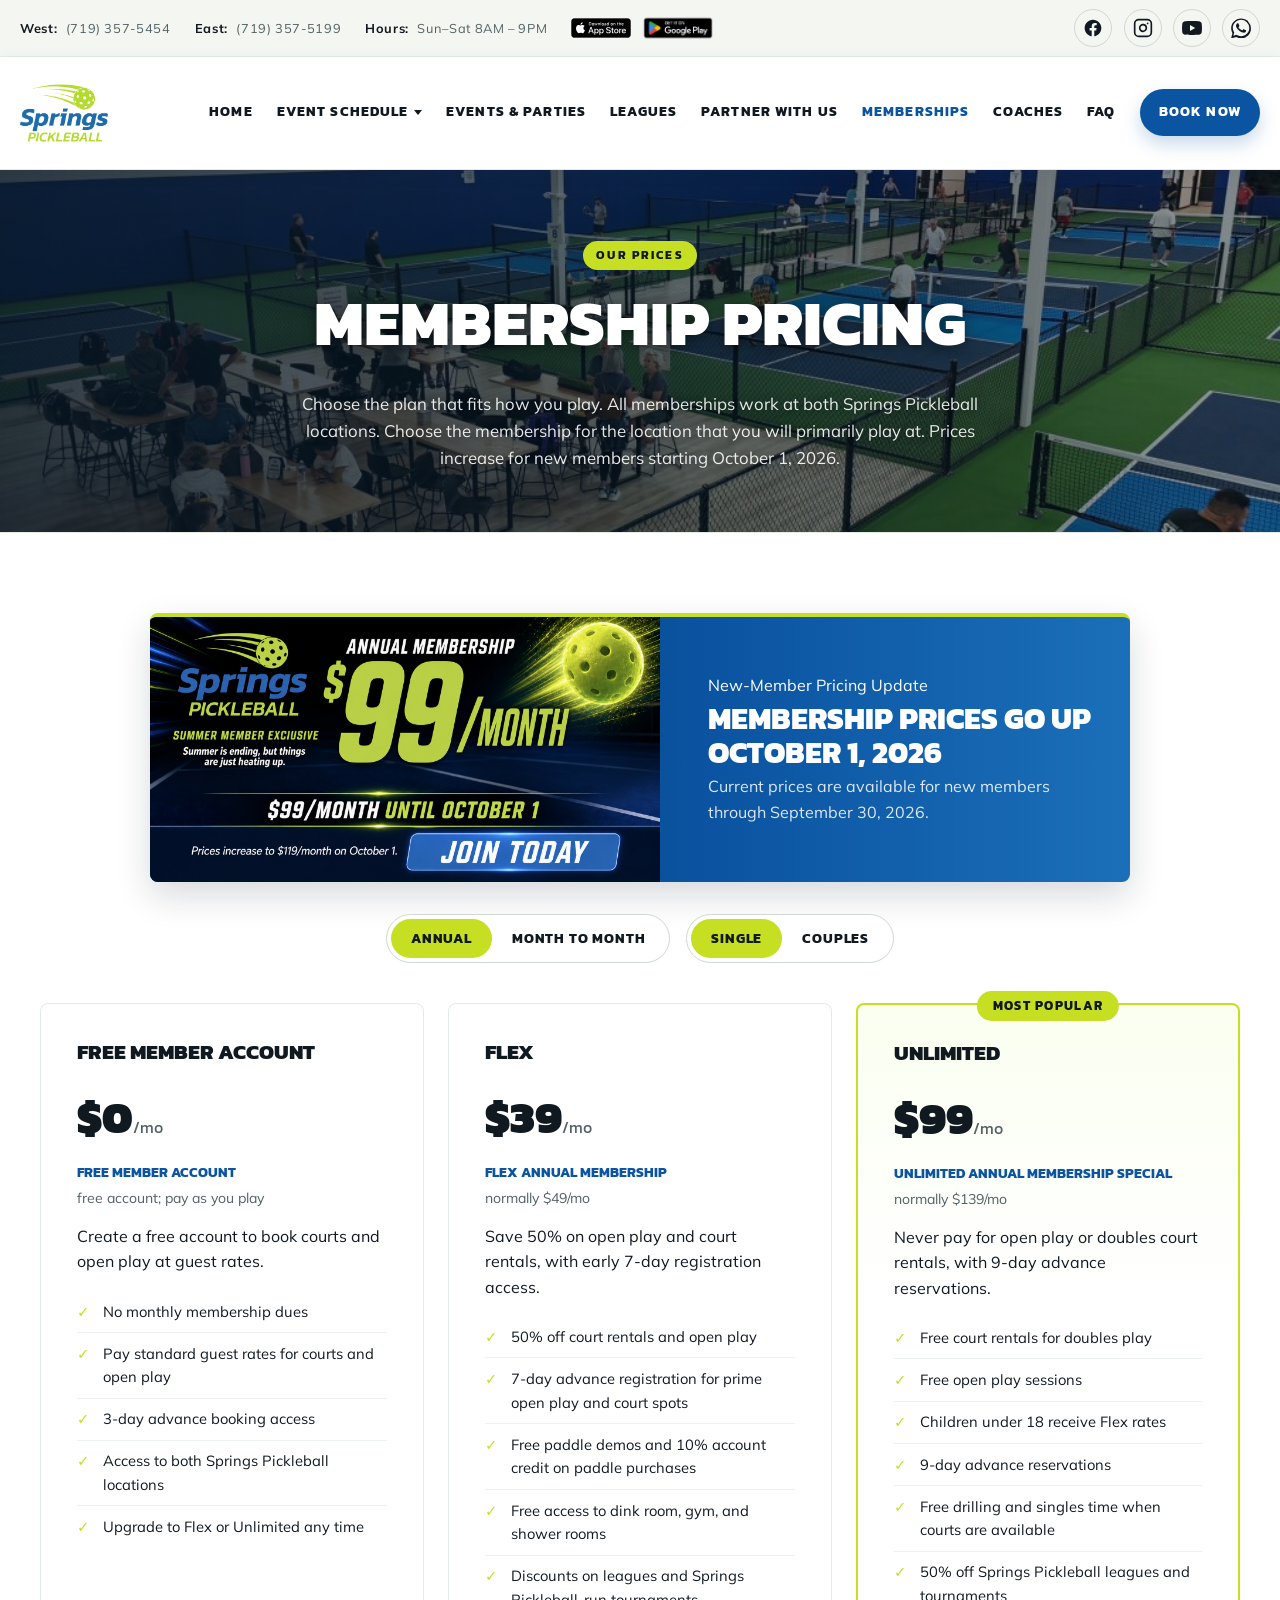
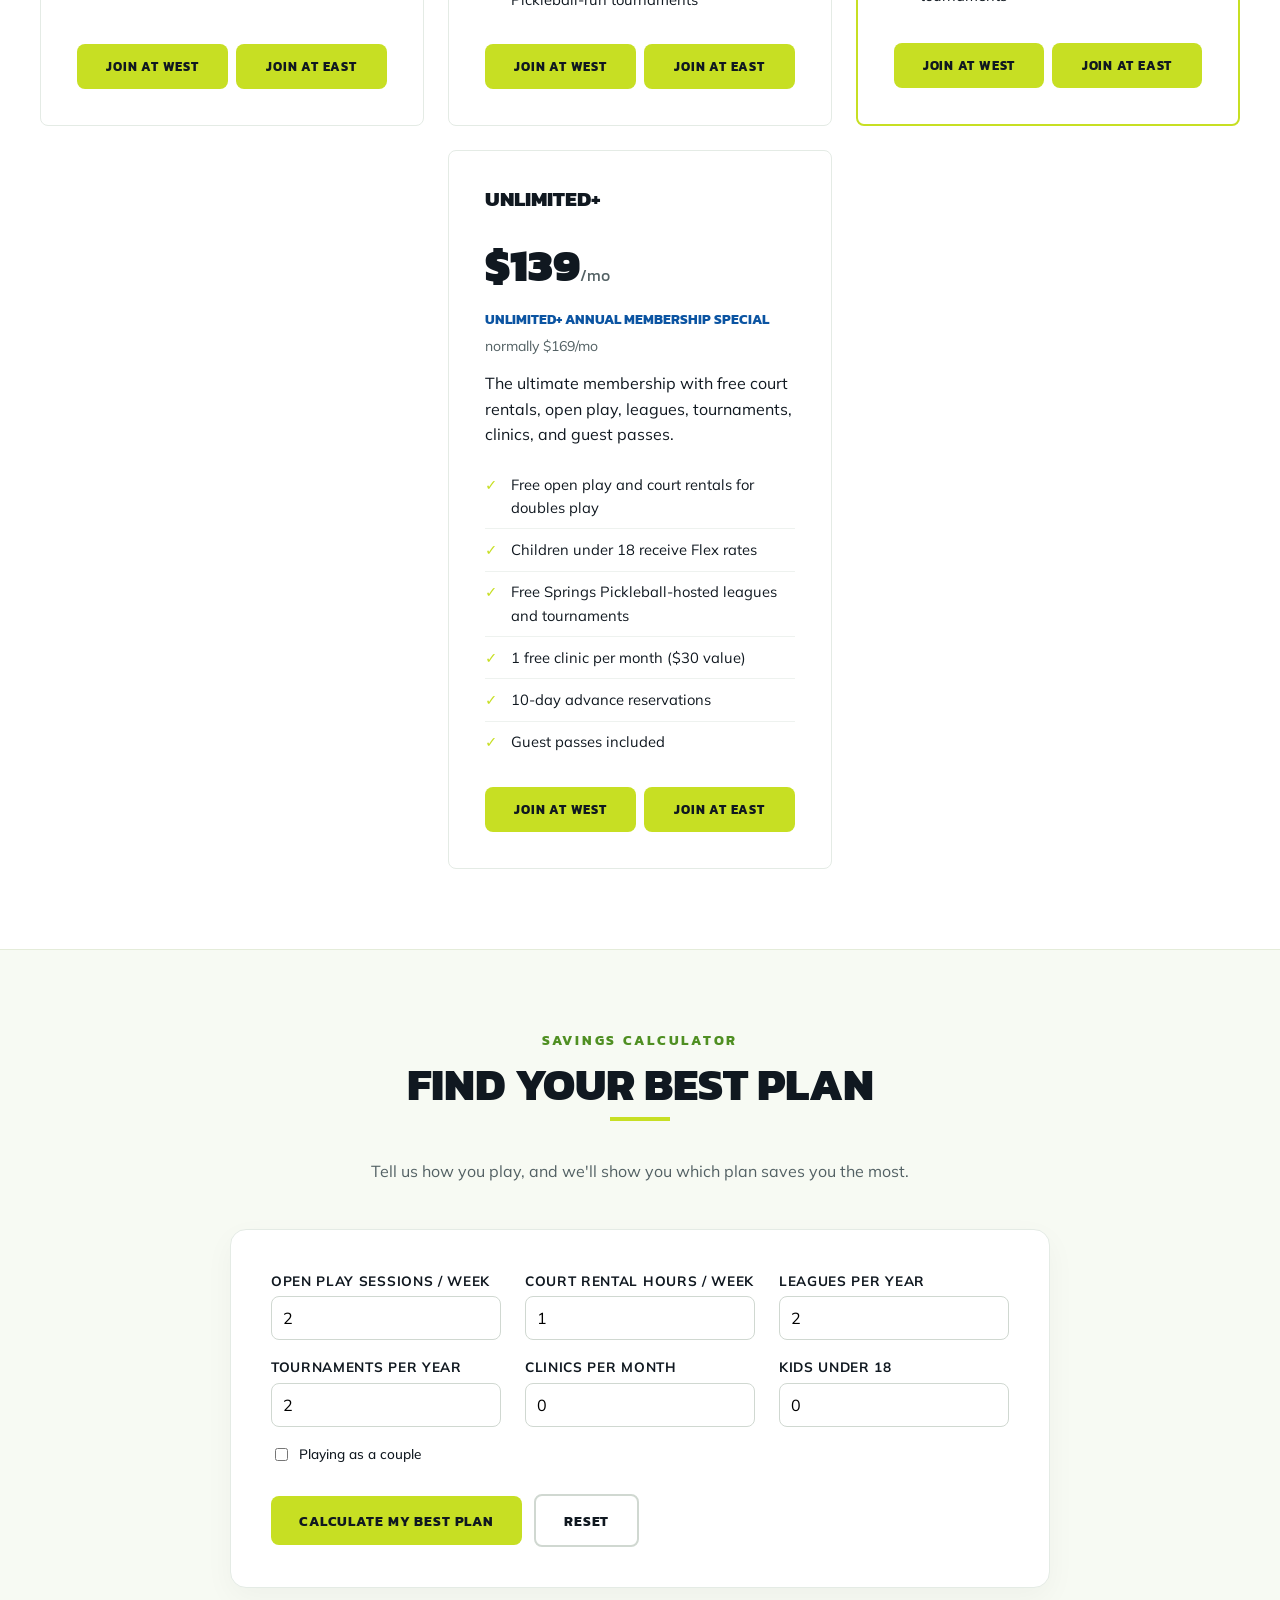
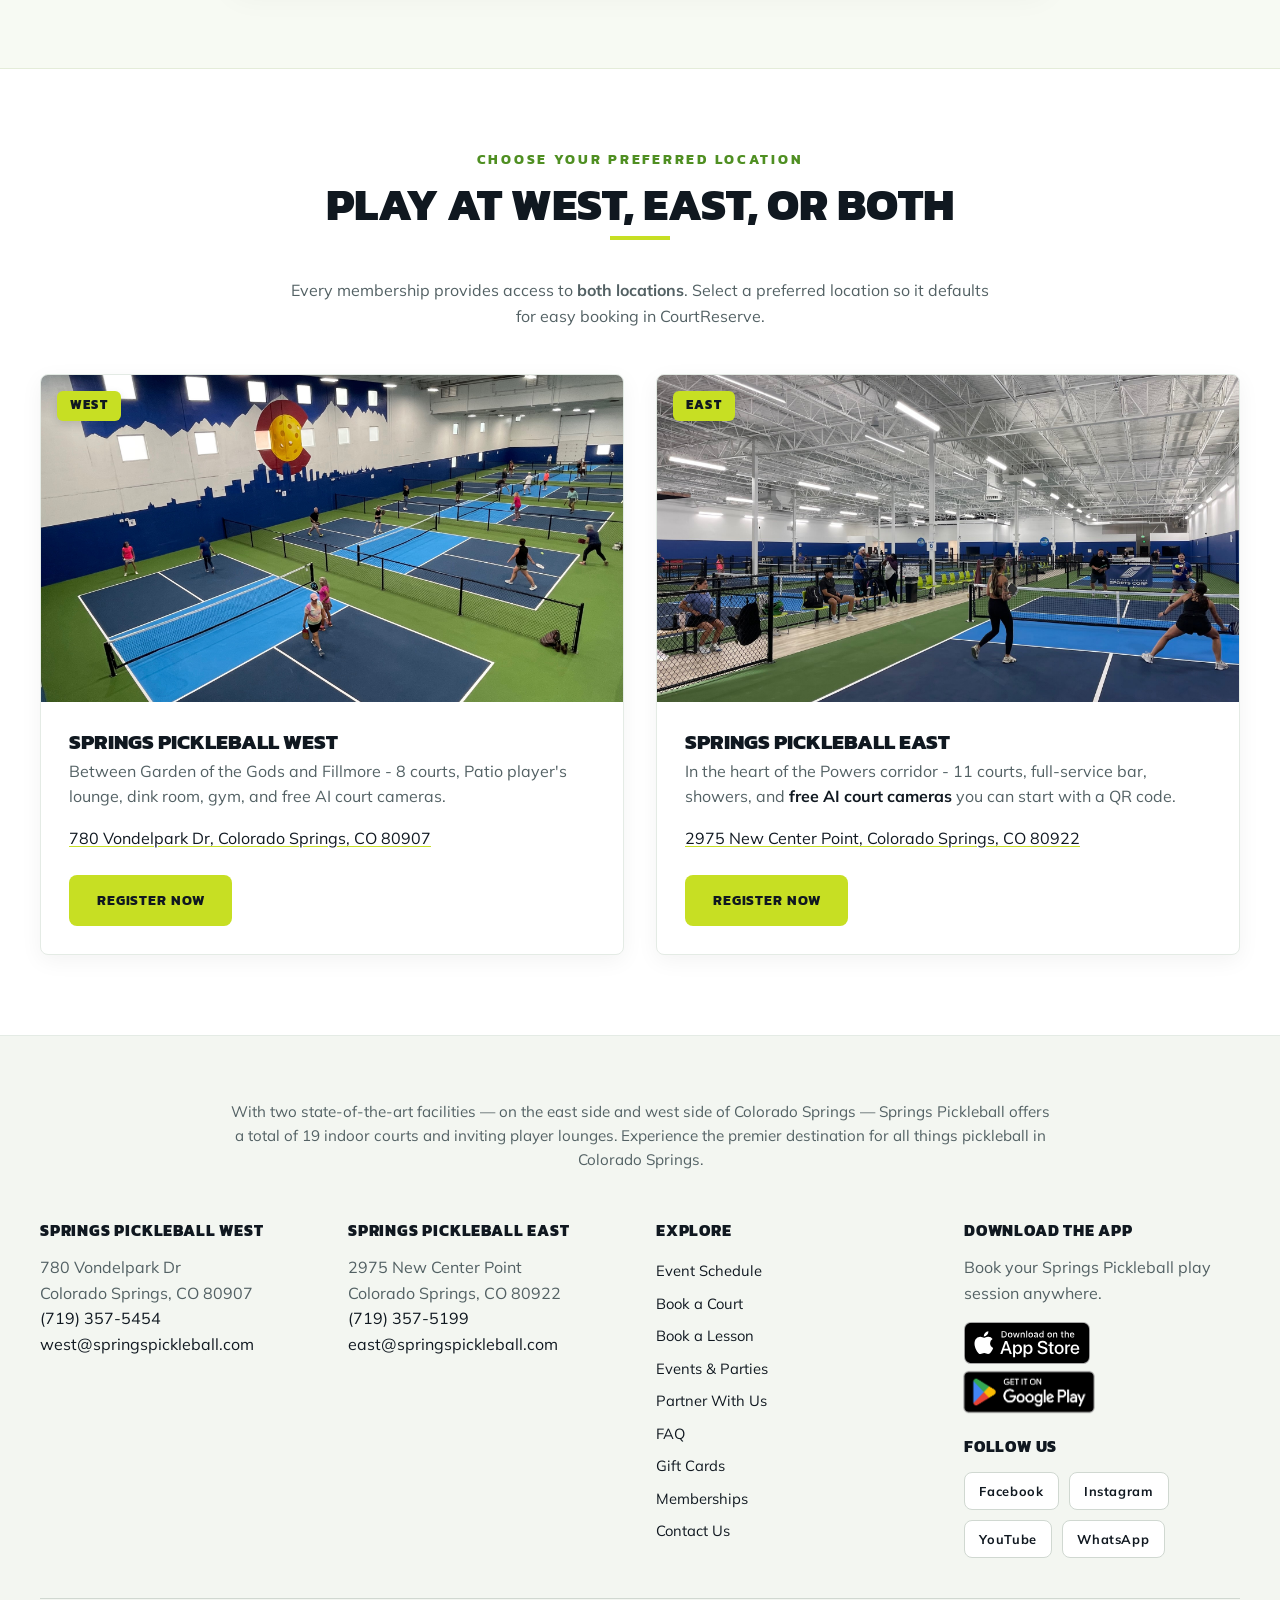
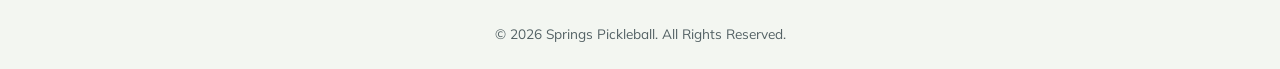
<file: memberships.html>
<!DOCTYPE html>
<html lang="en">
<head>
<meta charset="UTF-8">
<meta name="viewport" content="width=device-width, initial-scale=1">
<title>Pickleball Memberships in Colorado Springs | Springs Pickleball</title>
<meta name="description" content="Compare Springs Pickleball memberships for Colorado Springs players, including Flex, Unlimited, and Unlimited+ plans. Prices increase for new members starting October 1, 2026.">
<link rel="canonical" href="https://springspickleball.com/memberships.html">
<meta property="og:type" content="website">
<meta property="og:site_name" content="Springs Pickleball">
<meta property="og:title" content="Pickleball Memberships in Colorado Springs">
<meta property="og:description" content="Find the best Springs Pickleball membership for open play, courts, tournaments, clinics, and both-location access. Prices increase for new members starting October 1, 2026.">
<meta property="og:url" content="https://springspickleball.com/memberships.html">
<meta property="og:image" content="https://springspickleball.com/images/east-game-close-up.jpg">
<meta name="twitter:card" content="summary_large_image">
<meta name="twitter:title" content="Pickleball Memberships in Colorado Springs">
<meta name="twitter:description" content="Compare Flex, Unlimited, and Unlimited+ plans for Springs Pickleball West and East. Prices increase for new members starting October 1, 2026.">
<meta name="twitter:image" content="https://springspickleball.com/images/east-game-close-up.jpg">
<link rel="icon" href="./images/logo.png">
<link rel="preconnect" href="https://fonts.googleapis.com">
<link rel="preconnect" href="https://fonts.gstatic.com" crossorigin>
<link rel="preload" as="style" href="https://fonts.googleapis.com/css2?family=Kanit:wght@600;700;800;900&family=Mulish:wght@400;500;600;700&display=swap">
<link href="https://fonts.googleapis.com/css2?family=Kanit:wght@600;700;800;900&family=Mulish:wght@400;500;600;700&display=swap" rel="stylesheet">
<link rel="stylesheet" href="styles.css">
<!-- PostHog analytics -->
<script>
    !function(t,e){var o,n,p,r;e.__SV||(window.posthog && window.posthog.__loaded)||(window.posthog=e,e._i=[],e.init=function(i,s,a){function g(t,e){var o=e.split(".");2==o.length&&(t=t[o[0]],e=o[1]),t[e]=function(){t.push([e].concat(Array.prototype.slice.call(arguments,0)))}}(p=t.createElement("script")).type="text/javascript",p.crossOrigin="anonymous",p.async=!0,p.src=s.api_host.replace(".i.posthog.com","-assets.i.posthog.com")+"/static/array.js",(r=t.getElementsByTagName("script")[0]).parentNode.insertBefore(p,r);var u=e;for(void 0!==a?u=e[a]=[]:a="posthog",u.people=u.people||[],u.toString=function(t){var e="posthog";return"posthog"!==a&&(e+="."+a),t||(e+=" (stub)"),e},u.people.toString=function(){return u.toString(1)+".people (stub)"},o="Ai Ri init Vi Yi Rr zi Gi Zi capture calculateEventProperties en register register_once register_for_session unregister unregister_for_session sn getFeatureFlag getFeatureFlagPayload getFeatureFlagResult isFeatureEnabled reloadFeatureFlags updateFlags updateEarlyAccessFeatureEnrollment getEarlyAccessFeatures on onFeatureFlags onSurveysLoaded onSessionId getSurveys getActiveMatchingSurveys renderSurvey displaySurvey cancelPendingSurvey canRenderSurvey canRenderSurveyAsync an identify setPersonProperties group resetGroups setPersonPropertiesForFlags resetPersonPropertiesForFlags setGroupPropertiesForFlags resetGroupPropertiesForFlags reset setIdentity clearIdentity get_distinct_id getGroups get_session_id get_session_replay_url alias set_config startSessionRecording stopSessionRecording sessionRecordingStarted captureException addExceptionStep captureLog startExceptionAutocapture stopExceptionAutocapture loadToolbar get_property getSessionProperty rn Ki createPersonProfile setInternalOrTestUser nn $i hn opt_in_capturing opt_out_capturing has_opted_in_capturing has_opted_out_capturing get_explicit_consent_status is_capturing clear_opt_in_out_capturing Xi debug Mr tn getPageViewId captureTraceFeedback captureTraceMetric Di".split(" "),n=0;n<o.length;n++)g(u,o[n]);e._i.push([i,s,a])},e.__SV=1)}(document,window.posthog||[]);
    posthog.init('phc_vF6eUVDUjHxFuzRYnQdYyFNWEmRdH77WgLQWCtuxiQvF', {
        api_host: 'https://us.i.posthog.com',
        defaults: '2026-01-30',
        person_profiles: 'identified_only',
    })
</script>
</head>
<body>

<div class="utility-bar">
  <div class="container">
    <div class="utility-info">
      <span><strong>West:</strong> <a href="tel:17193575454">(719) 357-5454</a></span>
      <span><strong>East:</strong> <a href="tel:17193575199">(719) 357-5199</a></span>
      <span><strong>Hours:</strong> Sun–Sat 8AM – 9PM</span>
      <span class="utility-apps">
        <a href="https://apps.apple.com/us/app/springs-pickleball/id6746125979" target="_blank" rel="noopener" class="app-badge apple" aria-label="Download on the App Store">
          <img src="images/app-store-badge.svg" alt="Download on the App Store" loading="lazy" decoding="async">
        </a>
        <a href="https://play.google.com/store/apps/details?id=com.courtreserve.springpickvondelpark" target="_blank" rel="noopener" class="app-badge google" aria-label="Get it on Google Play">
          <img src="images/google-play-badge.png" alt="Get it on Google Play" loading="lazy" decoding="async">
        </a>
      </span>
    </div>
    <div class="utility-social">
      <a href="https://www.facebook.com/profile.php?id=100082905789301" target="_blank" rel="noopener" aria-label="Facebook"><svg xmlns="http://www.w3.org/2000/svg" viewBox="0 0 24 24" fill="currentColor" aria-hidden="true"><path d="M22 12.06C22 6.5 17.52 2 12 2S2 6.5 2 12.06C2 17.08 5.66 21.24 10.44 22v-7.03H7.9v-2.91h2.54V9.85c0-2.52 1.49-3.91 3.77-3.91 1.09 0 2.24.2 2.24.2v2.47h-1.26c-1.24 0-1.63.77-1.63 1.57v1.89h2.77l-.44 2.91h-2.33V22C18.34 21.24 22 17.08 22 12.06z"/></svg></a>
      <a href="https://www.instagram.com/springspickleball/" target="_blank" rel="noopener" aria-label="Instagram"><svg xmlns="http://www.w3.org/2000/svg" viewBox="0 0 24 24" fill="none" stroke="currentColor" stroke-width="2" stroke-linecap="round" stroke-linejoin="round" aria-hidden="true"><rect width="20" height="20" x="2" y="2" rx="5"/><path d="M16 11.37A4 4 0 1 1 12.63 8 4 4 0 0 1 16 11.37z"/><path d="M17.5 6.5h.01"/></svg></a>
      <a href="https://www.youtube.com/@SpringsPickleballClub" target="_blank" rel="noopener" aria-label="YouTube"><svg xmlns="http://www.w3.org/2000/svg" viewBox="0 0 24 24" fill="currentColor" aria-hidden="true"><path d="M23.5 6.2a3 3 0 0 0-2.1-2.1C19.5 3.6 12 3.6 12 3.6s-7.5 0-9.4.5A3 3 0 0 0 .5 6.2 31.6 31.6 0 0 0 0 12a31.6 31.6 0 0 0 .5 5.8 3 3 0 0 0 2.1 2.1c1.9.5 9.4.5 9.4.5s7.5 0 9.4-.5a3 3 0 0 0 2.1-2.1A31.6 31.6 0 0 0 24 12a31.6 31.6 0 0 0-.5-5.8zM9.6 15.5v-7l6.2 3.5-6.2 3.5z"/></svg></a>
      <a href="https://chat.whatsapp.com/K9vtiqorP8m2vQCubyhikW?mode=r_c" target="_blank" rel="noopener" aria-label="WhatsApp"><svg xmlns="http://www.w3.org/2000/svg" viewBox="0 0 24 24" fill="currentColor" aria-hidden="true"><path d="M17.47 14.38c-.3-.15-1.76-.87-2.03-.97-.27-.1-.47-.15-.67.15-.2.3-.77.97-.94 1.17-.17.2-.35.22-.64.07-.3-.15-1.26-.46-2.39-1.48-.88-.79-1.48-1.76-1.65-2.06-.17-.3-.02-.46.13-.61.13-.13.3-.35.44-.52.15-.17.2-.3.3-.5.1-.2.05-.37-.02-.52-.08-.15-.67-1.61-.92-2.21-.24-.58-.49-.5-.67-.51h-.57c-.2 0-.52.07-.79.37-.27.3-1.04 1.02-1.04 2.48s1.07 2.88 1.21 3.08c.15.2 2.1 3.2 5.08 4.49.71.31 1.26.49 1.7.62.71.23 1.36.2 1.87.12.57-.08 1.76-.72 2-1.41.25-.69.25-1.29.17-1.41-.07-.12-.27-.2-.57-.35M12.05 21.79H12a9.9 9.9 0 0 1-5.03-1.38l-.36-.21-3.74.98 1-3.64-.23-.37A9.86 9.86 0 0 1 2.16 12c0-5.45 4.43-9.89 9.9-9.89 2.63 0 5.11 1.03 6.97 2.9a9.83 9.83 0 0 1 2.9 6.99c-.01 5.45-4.44 9.89-9.89 9.89m8.42-18.29A11.82 11.82 0 0 0 12.04.5C5.49.5.16 5.83.15 12.39c0 2.1.55 4.14 1.59 5.95L.06 24.5l6.3-1.65A11.88 11.88 0 0 0 12.05 24.5h.01c6.55 0 11.89-5.33 11.89-11.89a11.82 11.82 0 0 0-3.49-8.41"/></svg></a>
    </div>
  </div>
</div>

<header class="site-header">
  <div class="nav">
    <div class="nav-left">
      <a href="/" class="logo" aria-label="Springs Pickleball home">
        <img src="./images/logo.png" alt="Springs Pickleball">
      </a>
      <div class="pref-widget" id="prefWidget" hidden>
        <button type="button" class="pref-chip" data-pref="location">West</button>
        <button type="button" class="pref-chip" data-pref="access">Guest</button>
      </div>
    </div>
    <button class="nav-toggle" aria-label="Toggle menu" aria-expanded="false">☰</button>
    <ul class="nav-links">
      <li><a href="/">Home</a></li>
      <li class="has-dropdown">
        <a href="events.html">Event Schedule <span class="chev"></span></a>
        <div class="megamenu">
          <div>
            <h5>West Colorado Springs</h5>
            <ul>
              <li><a href="https://app.courtreserve.com/online/publicbookings/8778?tab=explore" target="_blank" rel="noopener">All West Events</a></li>
              <li><a href="https://app.courtreserve.com/Online/Events/List/8778/GBT6FTIB7O8778" target="_blank" rel="noopener">Open Play</a></li>
              <li><a href="https://app.courtreserve.com/Online/Events/List/8778/YJTXG2EIEE8778" target="_blank" rel="noopener">Clinics &amp; Lessons</a></li>
              <li><a href="https://springspickleballtournaments.com" target="_blank" rel="noopener">Tournaments</a></li>
              <li><a href="https://app.courtreserve.com/Online/Events/List/8778/IEK4J2VCGD8778" target="_blank" rel="noopener">Free Intro to Pickleball</a></li>
              <li><a href="https://app.courtreserve.com/Online/Events/List/8778/KSG26IIQZ88778" target="_blank" rel="noopener">DUPR Events</a></li>
              <li><a href="https://app.courtreserve.com/Online/Events/List/8778/ZD9HYWGL548778" target="_blank" rel="noopener">Social Events</a></li>
            </ul>
          </div>
          <div>
            <h5>East Colorado Springs</h5>
            <ul>
              <li><a href="https://app.courtreserve.com/online/publicbookings/15687?tab=explore" target="_blank" rel="noopener">All East Events</a></li>
              <li><a href="https://app.courtreserve.com/Online/Events/List/15687/GBT6FTIB7O8778" target="_blank" rel="noopener">Open Play</a></li>
              <li><a href="https://app.courtreserve.com/Online/Events/List/15687/QMVL8Z1WB18778" target="_blank" rel="noopener">Clinics &amp; Lessons</a></li>
              <li><a href="https://springspickleballtournaments.com" target="_blank" rel="noopener">Tournaments</a></li>
              <li><a href="https://app.courtreserve.com/Online/Events/List/15687/IEK4J2VCGD8778" target="_blank" rel="noopener">Free Intro to Pickleball</a></li>
              <li><a href="https://app.courtreserve.com/Online/Events/List/15687/KSG26IIQZ88778" target="_blank" rel="noopener">DUPR Events</a></li>
              <li><a href="https://app.courtreserve.com/Online/Events/List/15687/AKGXI2B2O78778" target="_blank" rel="noopener">Social Events</a></li>
              <li><a href="https://app.courtreserve.com/Online/Events/List/15687/Q3OUIZPZML15687" target="_blank" rel="noopener">Youth Programs</a></li>
            </ul>
          </div>
        </div>
      </li>
      <li><a href="events-parties.html">Events &amp; Parties</a></li>
      <li><a href="leagues.html">Leagues</a></li>
      <li><a href="/become-a-sponsor/">Partner With Us</a></li>
      <li><a href="memberships.html">Memberships</a></li>
      <li><a href="instructors.html">Coaches</a></li>
      <li><a href="faq.html">FAQ</a></li>
      <li><a href="book.html" class="nav-cta" data-open-book-modal>Book Now</a></li>
    </ul>
  </div>
</header>
<div class="book-modal-overlay" id="bookModalOverlay" hidden>
  <div class="book-modal" role="dialog" aria-modal="true" aria-labelledby="bookModalTitle">
    <button type="button" class="book-modal-close" aria-label="Close">&times;</button>
    <h3 id="bookModalTitle">Book a Court</h3>

    <div class="toggle-group book-modal-toggle" role="group" aria-label="Choose location">
      <button type="button" data-book-toggle="location" data-value="west" class="active">West</button>
      <button type="button" data-book-toggle="location" data-value="east">East</button>
    </div>

    <div class="toggle-group book-modal-toggle" role="group" aria-label="Choose account status">
      <button type="button" data-book-toggle="access" data-value="guest" class="active">Guest<span class="toggle-sub">no account</span></button>
      <button type="button" data-book-toggle="access" data-value="member">Member<span class="toggle-sub">any account</span></button>
    </div>

    <a href="https://app.courtreserve.com/online/publicbookings/8778" id="bookModalGo" class="btn book-modal-go" target="_blank" rel="noopener">Continue to Booking</a>
  </div>
</div>

<section class="page-head">
  <div class="container">
    <span class="eyebrow">Our Prices</span>
    <h1>Membership Pricing</h1>
    <p>Choose the plan that fits how you play. All memberships work at both Springs Pickleball locations. Choose the membership for the location that you will primarily play at. Prices increase for new members starting October 1, 2026.</p>
  </div>
</section>

<section class="block">
  <div class="container">
    <div class="membership-special membership-price-notice reveal" role="note">
      <div class="membership-price-notice-media">
        <img src="images/new_member_promo.png" alt="Annual membership is $99 per month until October 1, 2026. Prices increase to $119 per month on October 1.">
      </div>
      <div class="membership-special-copy">
        <span class="eyebrow">New-Member Pricing Update</span>
        <h2>Membership prices go up October 1, 2026</h2>
        <p>Current prices are available for new members through September 30, 2026.</p>
      </div>
    </div>

    <div class="toggle-bar">
      <div class="toggle-group">
        <button data-toggle="billing" data-value="annual" class="active">Annual</button>
        <button data-toggle="billing" data-value="monthly">Month to Month</button>
      </div>
      <div class="toggle-group">
        <button data-toggle="party" data-value="single" class="active">Single</button>
        <button data-toggle="party" data-value="couples">Couples</button>
      </div>
    </div>

    <div class="pricing reveal-stagger" id="plan-grid"></div>
  </div>
</section>

<section class="block alt">
  <div class="container">
    <div class="section-head reveal">
      <span class="eyebrow">Savings Calculator</span>
      <h2>Find Your Best Plan</h2>
      <p>Tell us how you play, and we'll show you which plan saves you the most.</p>
    </div>

    <div class="calc reveal">
      <div class="calc-inputs">
        <div>
          <label for="calc-openplay">Open play sessions / week</label>
          <input id="calc-openplay" type="number" min="0" step="1" value="2">
        </div>
        <div>
          <label for="calc-court">Court rental hours / week</label>
          <input id="calc-court" type="number" min="0" step="0.5" value="1">
        </div>
        <div>
          <label for="calc-leagues">Leagues per year</label>
          <input id="calc-leagues" type="number" min="0" step="1" value="2">
        </div>
        <div>
          <label for="calc-tourneys">Tournaments per year</label>
          <input id="calc-tourneys" type="number" min="0" step="1" value="2">
        </div>
        <div>
          <label for="calc-clinics">Clinics per month</label>
          <input id="calc-clinics" type="number" min="0" step="1" value="0">
        </div>
        <div>
          <label for="calc-kids">Kids under 18</label>
          <input id="calc-kids" type="number" min="0" step="1" value="0">
        </div>
        <div class="calc-check">
          <label><input id="calc-couples" type="checkbox"> Playing as a couple</label>
        </div>
      </div>
      <div class="calc-actions">
        <button id="calc-btn" class="btn">Calculate My Best Plan</button>
        <button id="calc-reset" class="btn calc-reset" type="button">Reset</button>
      </div>
      <div id="calc-result" class="calc-result"></div>
    </div>
  </div>
</section>

<section class="block">
  <div class="container">
    <div class="section-head reveal">
      <span class="eyebrow">Choose Your Preferred Location</span>
      <h2>Play at West, East, or Both</h2>
      <p>Every membership provides access to <strong>both locations</strong>. Select a preferred location so it defaults for easy booking in CourtReserve.</p>
    </div>
    <div class="locations-photo reveal-stagger">
      <div class="loc-card">
        <div class="loc-photo">
          <span class="loc-tag">West</span>
          <img src="images/west-overview-people.jpg" alt="Springs Pickleball West" loading="lazy" decoding="async">
        </div>
        <div class="loc-body">
          <h3>Springs Pickleball West</h3>
          <p>Between Garden of the Gods and Fillmore - 8 courts, Patio player's lounge, dink room, gym, and free AI court cameras.</p>
          <p><a href="https://goo.gl/maps/rYdssYEWuMz9rJfz9" target="_blank" rel="noopener">780 Vondelpark Dr, Colorado Springs, CO 80907</a></p>
          <a href="https://app.courtreserve.com/Online/Memberships/Public/8778" class="btn" target="_blank" rel="noopener">Register Now</a>
        </div>
      </div>
      <div class="loc-card">
        <div class="loc-photo">
          <span class="loc-tag">East</span>
          <img src="images/east-game-close-up.jpg" alt="Springs Pickleball East" loading="lazy" decoding="async">
        </div>
        <div class="loc-body">
          <h3>Springs Pickleball East</h3>
          <p>In the heart of the Powers corridor - 11 courts, full-service bar, showers, and <strong>free AI court cameras</strong> you can start with a QR code.</p>
          <p><a href="https://maps.app.goo.gl/wxie6jUoAGiJWbSG8" target="_blank" rel="noopener">2975 New Center Point, Colorado Springs, CO 80922</a></p>
          <a href="https://app.courtreserve.com/Online/Memberships/Public/15687" class="btn" target="_blank" rel="noopener">Register Now</a>
        </div>
      </div>
    </div>
  </div>
</section>

<footer class="site-footer">
  <div class="container">
    <p class="footer-intro">With two state-of-the-art facilities — on the east side and west side of Colorado Springs — Springs Pickleball offers a total of 19 indoor courts and inviting player lounges. Experience the premier destination for all things pickleball in Colorado Springs.</p>
    <div class="footer-grid">
      <div>
        <h4>Springs Pickleball West</h4>
        <p>780 Vondelpark Dr<br>Colorado Springs, CO 80907<br><a href="tel:17193575454">(719) 357-5454</a><br><a href="mailto:west@springspickleball.com">west@springspickleball.com</a></p>
      </div>
      <div>
        <h4>Springs Pickleball East</h4>
        <p>2975 New Center Point<br>Colorado Springs, CO 80922<br><a href="tel:17193575199">(719) 357-5199</a><br><a href="mailto:east@springspickleball.com">east@springspickleball.com</a></p>
      </div>
      <div>
        <h4>Explore</h4>
        <ul>
          <!-- <li><a href="jobs.html">Jobs</a></li> -->
          <li><a href="events.html">Event Schedule</a></li>
          <li><a href="book.html">Book a Court</a></li>
          <li><a href="instructors.html">Book a Lesson</a></li>
          <li><a href="events-parties.html">Events &amp; Parties</a></li>
          <li><a href="/become-a-sponsor/">Partner With Us</a></li>
          <li><a href="faq.html">FAQ</a></li>
          <li><a href="https://shop.springspickleball.com" target="_blank" rel="noopener">Gift Cards</a></li>
          <li><a href="memberships.html">Memberships</a></li>
          <li><a href="contact.html">Contact Us</a></li>
        </ul>
      </div>
      <div>
        <h4>Download The App</h4>
        <p>Book your Springs Pickleball play session anywhere.</p>
        <div class="footer-apps">
          <a href="https://apps.apple.com/us/app/springs-pickleball/id6746125979" target="_blank" rel="noopener" class="app-badge apple" aria-label="Download on the App Store">
            <img src="images/app-store-badge.svg" alt="Download on the App Store" loading="lazy" decoding="async">
          </a>
          <a href="https://play.google.com/store/apps/details?id=com.courtreserve.springpickvondelpark" target="_blank" rel="noopener" class="app-badge google" aria-label="Get it on Google Play">
            <img src="images/google-play-badge.png" alt="Get it on Google Play" loading="lazy" decoding="async">
          </a>
        </div>
        <h4 style="margin-top:1.5rem;">Follow Us</h4>
        <div class="footer-apps footer-social">
          <a href="https://www.facebook.com/profile.php?id=100082905789301" target="_blank" rel="noopener">Facebook</a>
          <a href="https://www.instagram.com/springspickleball/" target="_blank" rel="noopener">Instagram</a>
          <a href="https://www.youtube.com/@SpringsPickleballClub" target="_blank" rel="noopener">YouTube</a>
          <a href="https://chat.whatsapp.com/K9vtiqorP8m2vQCubyhikW?mode=r_c" target="_blank" rel="noopener">WhatsApp</a>
        </div>
      </div>
    </div>    <div class="copyright">© <span id="year"></span> Springs Pickleball. All Rights Reserved.</div>
  </div>
</footer>

<div class="mobile-book-bar">
  <div class="bar-inner">
    <a href="https://app.courtreserve.com/online/publicbookings/8778" class="btn" target="_blank" rel="noopener">West Courts</a>
    <a href="https://app.courtreserve.com/online/publicbookings/15687" class="btn" target="_blank" rel="noopener">East Courts</a>
  </div>
</div>

<script src="main.js"></script>
<script src="memberships.js"></script>
<script>document.getElementById('year').textContent = new Date().getFullYear();</script>
</body>
</html>
</file>
<file: styles.css>
:root {
  --main: #c7df23;
  --main-dark: #aeca1e;
  --green-deep: #4f8f22;
  --accent: #0b54a2;
  --accent-dark: #07386d;
  --court-blue: #123568;
  --court-green: #5e923c;
  --black: #101820;
  --gray: #f3f6f1;
  --white: #ffffff;
  --muted: #536164;
  --max: 1240px;
  --header-max: 1360px;
  --font-body: 'Mulish', system-ui, -apple-system, sans-serif;
  --font-head: 'Kanit', system-ui, -apple-system, sans-serif;
}

* { box-sizing: border-box; }
html { scroll-behavior: smooth; }
body {
  margin: 0;
  font-family: var(--font-body);
  color: var(--black);
  background: var(--white);
  line-height: 1.6;
  overflow-x: hidden;
}
h1, h2, h3, h4 {
  font-family: var(--font-head);
  font-weight: 800;
  line-height: 1.15;
  margin: 0 0 0.5em;
  text-transform: uppercase;
  letter-spacing: 0;
}
h1 { font-size: clamp(2.4rem, 5.5vw, 4rem); }
h2 { font-size: clamp(1.9rem, 3.8vw, 2.8rem); }
h3 { font-size: 1.3rem; }
p { margin: 0 0 1em; }
a { color: var(--black); text-decoration: none; }
a:hover { color: var(--main); }
img { max-width: 100%; height: auto; display: block; }

.container {
  max-width: var(--max);
  margin: 0 auto;
  padding: 0 1.25rem;
}

/* ===== Utility top bar ===== */
.utility-bar {
  background: var(--gray);
  color: var(--muted);
  font-size: 0.8rem;
  letter-spacing: 0.05em;
  border-bottom: 1px solid #e4ebe5;
}
.utility-bar .container {
  display: flex;
  align-items: center;
  justify-content: space-between;
  max-width: var(--header-max);
  padding: 0.55rem 1.25rem;
  gap: 1rem;
  flex-wrap: wrap;
}
.utility-bar a { color: var(--muted); }
.utility-bar a:hover { color: var(--accent); }
.utility-info { display: flex; align-items: center; gap: 1.5rem; flex-wrap: wrap; }
.utility-info strong { color: var(--black); font-weight: 700; margin-right: 0.3rem; }
.utility-apps { display: inline-flex; align-items: center; gap: 0.5rem; }
.utility-apps .app-badge img { height: 20px; width: auto; display: block; }
.utility-apps .app-badge.google img { height: 30px; margin: -5px 0; }
.utility-social { display: flex; gap: 0.7rem; align-items: center; }
.utility-social a {
  display: inline-flex;
  width: 38px; height: 38px;
  align-items: center; justify-content: center;
  border: 1px solid #d0d8d1;
  border-radius: 999px;
  color: var(--black);
  font-family: var(--font-head);
  font-weight: 800;
  font-size: 0.72rem;
  text-transform: uppercase;
  transition: background 0.15s, color 0.15s, border-color 0.15s;
}
.utility-social a:hover { background: var(--main); color: var(--black); border-color: var(--main); }
.utility-social svg { width: 20px; height: 20px; display: block; }

/* ===== Site header with mega-menu ===== */
.site-header {
  position: sticky;
  top: 0;
  z-index: 100;
  background: var(--white);
  color: var(--black);
  box-shadow: 0 1px 0 #e4ebe5, 0 4px 18px rgba(16,24,26,0.06);
}
.nav {
  display: flex;
  align-items: center;
  justify-content: space-between;
  padding: 0.75rem 1.25rem;
  max-width: var(--header-max);
  margin: 0 auto;
  gap: 1.5rem;
}
.nav-left { display: flex; align-items: center; gap: 0.85rem; min-width: 0; }
.nav-left > a.logo { display: inline-flex; align-items: center; gap: 0.6rem; }
.nav a { color: var(--black); }
.logo img {
  height: 88px;
  width: auto;
  display: block;
}
.pref-widget { display: flex; align-items: center; gap: 0.4rem; flex-shrink: 0; }
.pref-widget[hidden] { display: none; }
.pref-chip {
  display: inline-flex;
  align-items: center;
  gap: 0.3rem;
  background: var(--gray);
  border: 1px dashed #b9c4bb;
  border-radius: 999px;
  padding: 0.3rem 0.65rem;
  font-family: var(--font-head);
  font-weight: 700;
  font-size: 0.68rem;
  text-transform: uppercase;
  letter-spacing: 0.04em;
  color: var(--black);
  cursor: pointer;
  transition: background 0.15s, border-color 0.15s;
}
.pref-chip:hover { background: var(--main); border-color: var(--main-dark); }
.pref-chip .pref-chip-icon { font-size: 0.7rem; color: var(--muted); }
.pref-chip:hover .pref-chip-icon { color: var(--black); }
@media (max-width: 640px) {
  .pref-chip { font-size: 0.6rem; padding: 0.25rem 0.5rem; }
}
@media (max-width: 640px) {
  .logo img { height: 64px; }
}

.nav-links {
  display: flex;
  gap: 1.5rem;
  list-style: none;
  margin: 0;
  padding: 0;
  align-items: center;
}
.nav-links > li { position: relative; }
.nav-links > li > a,
.nav-links > li > button {
  font-family: var(--font-head);
  font-weight: 700;
  font-size: 0.88rem;
  text-transform: uppercase;
  letter-spacing: 0.08em;
  padding: 1.5rem 0;
  display: inline-flex;
  align-items: center;
  gap: 0.35rem;
  background: none;
  border: 0;
  color: var(--black);
  cursor: pointer;
  font-family: var(--font-head);
}
.nav-links > li > a.active,
.nav-links > li.open > a,
.nav-links > li.open > button,
.nav-links > li > a:hover,
.nav-links > li > button:hover { color: var(--accent); }
.nav-links .chev {
  display: inline-block;
  width: 0; height: 0;
  border-left: 4px solid transparent;
  border-right: 4px solid transparent;
  border-top: 5px solid currentColor;
  transition: transform 0.15s;
}
.nav-links > li.open .chev { transform: rotate(180deg); }

.nav-links > li > a.nav-cta {
  background: var(--accent);
  color: var(--white) !important;
  padding: 0.75rem 1.2rem !important;
  border-radius: 999px;
  box-shadow: 0 8px 18px rgba(11,84,162,0.22);
  transition: background 0.15s, color 0.15s, box-shadow 0.15s, transform 0.15s;
}
.nav-links > li > a.nav-cta:hover,
.nav-links > li > a.nav-cta.active {
  background: var(--accent-dark);
  color: var(--white) !important;
  box-shadow: 0 10px 22px rgba(7,56,109,0.28);
  transform: translateY(-1px);
}
/* Dropdown (simple) */
.submenu {
  position: absolute;
  top: 100%;
  left: 0;
  min-width: 240px;
  background: var(--white);
  border-top: 3px solid var(--main);
  padding: 0.5rem 0;
  list-style: none;
  margin: 0;
  box-shadow: 0 12px 32px rgba(16,24,26,0.12);
  display: none;
  z-index: 101;
}
.nav-links > li.open > .submenu { display: block; }
.submenu li a {
  display: block;
  padding: 0.65rem 1.2rem;
  font-size: 0.85rem;
  font-weight: 600;
  letter-spacing: 0.02em;
  color: var(--black);
  white-space: nowrap;
}
.submenu li a:hover { background: var(--gray); color: var(--accent); }

/* Mega-menu (Event Schedule) */
.megamenu {
  position: absolute;
  top: 100%;
  left: 50%;
  transform: translateX(-50%);
  min-width: 640px;
  background: var(--white);
  border-top: 3px solid var(--main);
  padding: 1.5rem;
  display: none;
  grid-template-columns: 1fr 1fr;
  gap: 2rem;
  box-shadow: 0 12px 32px rgba(16,24,26,0.12);
  z-index: 101;
}
.nav-links > li.open > .megamenu { display: grid; }
.megamenu h5 {
  color: var(--green-deep);
  font-family: var(--font-head);
  font-size: 0.75rem;
  font-weight: 800;
  letter-spacing: 0.15em;
  text-transform: uppercase;
  margin: 0 0 0.6rem;
  padding-bottom: 0.4rem;
  border-bottom: 1px solid #e4ebe5;
}
.megamenu ul { list-style: none; margin: 0; padding: 0; }
.megamenu li a {
  display: block;
  color: var(--black);
  padding: 0.35rem 0;
  font-size: 0.85rem;
  font-weight: 500;
}
.megamenu li a:hover { color: var(--accent); }
.megamenu .level-group {
  border-top: 1px dashed #e4ebe5;
  margin-top: 0.6rem;
  padding-top: 0.4rem;
}

.nav-toggle {
  display: none;
  background: none;
  border: 0;
  color: var(--black);
  font-size: 1.6rem;
  cursor: pointer;
  padding: 0.5rem;
}

@media (max-width: 1180px) {
  .nav-toggle { display: block; }
  .nav-links {
    position: absolute;
    top: 100%;
    left: 0;
    right: 0;
    flex-direction: column;
    gap: 0;
    background: var(--white);
    padding: 0.5rem 0;
    display: none;
    max-height: calc(100vh - 120px);
    overflow-y: auto;
    box-shadow: 0 12px 24px rgba(16,24,26,0.08);
  }
  .nav-links.open { display: flex; }
  .nav-links > li { width: 100%; border-bottom: 1px solid #eef2ef; }
  .nav-links > li > a,
  .nav-links > li > button { padding: 1rem 1.25rem; width: 100%; justify-content: space-between; }
  .submenu, .megamenu {
    position: static;
    transform: none;
    min-width: 0;
    width: 100%;
    grid-template-columns: 1fr;
    border-top: 0;
    box-shadow: none;
    background: var(--gray);
    padding: 0.5rem 0;
  }
  .submenu li a, .megamenu li a { padding: 0.6rem 1.5rem; }
  .megamenu { padding: 1rem 1.25rem; }
  .megamenu h5 { padding-left: 0.25rem; }
  .nav-cta { margin: 0.75rem 1.25rem; text-align: center; }
}

/* ===== Book Court modal ===== */
.book-modal-overlay {
  position: fixed;
  inset: 0;
  background: rgba(16,24,26,0.55);
  display: flex;
  align-items: center;
  justify-content: center;
  padding: 1rem;
  z-index: 300;
}
.book-modal-overlay[hidden] { display: none; }
.book-modal {
  position: relative;
  width: 100%;
  max-width: 360px;
  background: var(--white);
  border-radius: 16px;
  padding: 2rem 1.75rem 1.75rem;
  text-align: center;
  box-shadow: 0 20px 60px rgba(0,0,0,0.25);
}
.book-modal h3 {
  font-family: var(--font-head);
  text-transform: uppercase;
  letter-spacing: 0.04em;
  margin: 0 0 1.25rem;
}
.book-modal-close {
  position: absolute;
  top: 0.6rem;
  right: 0.75rem;
  background: none;
  border: 0;
  font-size: 1.6rem;
  line-height: 1;
  color: var(--muted);
  cursor: pointer;
  padding: 0.25rem;
}
.book-modal-close:hover { color: var(--black); }
.book-modal-toggle {
  display: flex;
  justify-content: center;
  margin: 0 auto 1rem;
}
.book-modal-toggle button {
  display: flex;
  flex-direction: column;
  align-items: center;
  line-height: 1.2;
  min-width: 100px;
}
.book-modal-toggle .toggle-sub {
  font-family: var(--font-body);
  font-weight: 500;
  text-transform: none;
  letter-spacing: 0;
  font-size: 0.68rem;
  color: var(--muted);
}
.book-modal-toggle button.active .toggle-sub { color: var(--black); }
.book-modal-go {
  display: block;
  width: 100%;
  margin-top: 1.5rem;
  text-align: center;
}

/* ===== Buttons ===== */
.btn {
  display: inline-block;
  padding: 0.85rem 1.75rem;
  background: var(--main);
  color: var(--black);
  font-family: var(--font-head);
  font-weight: 700;
  text-transform: uppercase;
  letter-spacing: 0.06em;
  font-size: 0.9rem;
  border-radius: 8px;
  border: 0;
  cursor: pointer;
  transition: transform 0.15s ease, background 0.15s ease, color 0.15s ease;
}
.btn:hover { background: var(--main-dark); color: var(--black); transform: translateY(-1px); }
.btn-dark { background: var(--accent); color: var(--white) !important; }
.btn-dark:hover { background: var(--accent-dark); color: var(--white) !important; }
.btn-outline {
  background: transparent;
  color: var(--white);
  border: 2px solid var(--main);
}
.btn-outline:hover { background: var(--main); color: var(--black); border-color: var(--main); }
.btn-accent { background: var(--green-deep); color: var(--white); }
.btn-accent:hover { background: var(--main); color: var(--black); }

/* ===== Hero (image background) ===== */
.hero {
  position: relative;
  color: var(--white);
  text-align: left;
  background: url('images/east-patio-court-people.jpg') center/cover no-repeat;
  min-height: 680px;
  padding: 7.5rem 0 5.25rem;
  overflow: hidden;
  display: flex;
  align-items: end;
}
.hero::before {
  content: '';
  position: absolute;
  inset: 0;
  z-index: 1;
  background: linear-gradient(90deg, rgba(7,24,38,0.90) 0%, rgba(7,24,38,0.64) 46%, rgba(7,24,38,0.12) 100%);
  pointer-events: none;
}
.hero::after {
  content: '';
  position: absolute;
  bottom: -1px; left: 0; right: 0;
  z-index: 3;
  height: 10px;
  background: var(--main);
}
.hero-video {
  position: absolute;
  inset: 0;
  z-index: 0;
  width: 100%;
  height: 100%;
  object-fit: cover;
}
.hero .container {
  position: relative;
  z-index: 2;
  display: grid;
  grid-template-columns: minmax(0, 720px) minmax(260px, 360px);
  gap: 3rem;
  align-items: end;
}
.hero .eyebrow {
  display: inline-block;
  background: var(--main);
  color: var(--black);
  font-family: var(--font-head);
  font-weight: 700;
  font-size: 0.78rem;
  letter-spacing: 0.18em;
  text-transform: uppercase;
  padding: 0.35rem 0.9rem;
  border-radius: 6px;
  margin-bottom: 1rem;
}
.hero h1 {
  color: var(--white);
  max-width: 720px;
  text-shadow: 0 3px 20px rgba(0,0,0,0.4);
}
.hero h1 em { color: var(--main); font-style: normal; }
.hero p.lead {
  max-width: 680px;
  margin: 0 0 2rem;
  font-size: 1.18rem;
  color: rgba(255,255,255,0.92);
  text-shadow: 0 2px 12px rgba(0,0,0,0.35);
}
.hero-ctas { display: flex; gap: 1rem; justify-content: flex-start; flex-wrap: wrap; }
.hero-ctas .btn-outline { color: var(--black); border-color: var(--black); }
.hero-ctas .btn-outline:hover { background: var(--main); border-color: var(--main); color: var(--black); }
.hero-panel {
  background: rgba(255,255,255,0.94);
  color: var(--black);
  border-top: 6px solid var(--main);
  box-shadow: 0 18px 45px rgba(0,0,0,0.22);
  padding: 1.35rem;
  display: grid;
  gap: 0.75rem;
}
.hero-panel div {
  display: grid;
  grid-template-columns: 76px 1fr;
  align-items: center;
  gap: 0.9rem;
  padding: 0.6rem 0;
  border-bottom: 1px solid #dfe7df;
}
.hero-panel div:last-child { border-bottom: 0; }
.hero-panel strong {
  color: var(--accent);
  font-family: var(--font-head);
  font-size: 2rem;
  line-height: 1;
}
.hero-panel span {
  color: var(--muted);
  font-weight: 800;
  text-transform: uppercase;
  letter-spacing: 0.04em;
  font-size: 0.83rem;
}

/* ===== Sections ===== */
section.block { padding: 5rem 0; }
section.block.alt { background: #f7faf3; border-top: 1px solid #e4ecd9; border-bottom: 1px solid #e4ecd9; }
.section-head { text-align: center; margin-bottom: 2.75rem; }
.section-head .eyebrow {
  color: var(--green-deep);
  font-family: var(--font-head);
  font-weight: 700;
  text-transform: uppercase;
  letter-spacing: 0.2em;
  font-size: 0.85rem;
  display: block;
  margin-bottom: 0.5rem;
}
.section-head h2 { position: relative; display: inline-block; padding-bottom: 0.6rem; }
.section-head h2::after {
  content: '';
  position: absolute;
  left: 50%; bottom: 0;
  transform: translateX(-50%);
  width: 60px; height: 4px;
  background: var(--main);
  border-radius: 0;
}
.section-head p { max-width: 700px; margin: 1rem auto 0; color: var(--muted); }
.section-cta {
  display: flex;
  justify-content: center;
  margin-top: 2rem;
}

.photo-strip {
  display: grid;
  grid-template-columns: repeat(3, minmax(0, 1fr));
  gap: 1.35rem;
  margin: 2.75rem auto 0;
  max-width: 980px;
}
.photo-strip img {
  width: 100%;
  aspect-ratio: 5 / 3;
  object-fit: cover;
  border-radius: 8px;
  box-shadow: 0 10px 26px rgba(16,24,26,0.10);
}
.photo-strip-compact {
  max-width: 840px;
  gap: 1.5rem;
}

.mini-card-photo {
  width: 100%;
  aspect-ratio: 16 / 9;
  object-fit: cover;
  border-radius: 6px;
  margin-bottom: 1rem;
}
.mini-card-photo-contain {
  object-fit: contain;
  background: var(--white);
  padding: 1rem;
}
.mini-card-photo-social {
  object-position: center 28%;
}
.mini-card-photo-save-play {
  padding: 0.55rem;
}

@media (max-width: 720px) {
  .photo-strip {
    grid-template-columns: 1fr;
    gap: 1rem;
    max-width: 420px;
  }
}

/* ===== Grid / cards ===== */
.grid {
  display: grid;
  gap: 1.5rem;
  grid-template-columns: repeat(auto-fit, minmax(260px, 1fr));
}

.card {
  background: var(--white);
  border: 1px solid #e4ebe5;
  border-radius: 8px;
  padding: 1.75rem;
  transition: transform 0.15s ease, box-shadow 0.15s ease, border-color 0.15s ease;
  display: flex;
  flex-direction: column;
}
.card:hover {
  transform: translateY(-3px);
  box-shadow: 0 12px 28px rgba(0,0,0,0.08);
  border-color: var(--main);
}
.card h3 { margin-top: 0; }
.card-links {
  margin: auto 0 0;
  padding-top: 0.9rem;
  border-top: 1px solid #eef2ef;
  font-size: 0.88rem;
  font-weight: 700;
  line-height: 1.8;
}
.card-links a {
  color: var(--black);
  text-decoration: underline;
  text-decoration-color: var(--main);
  text-underline-offset: 3px;
}
.card-links a:hover { color: var(--accent); text-decoration-color: var(--accent); }

/* ===== Image locations ===== */
.locations-photo {
  display: grid;
  gap: 2rem;
  grid-template-columns: repeat(auto-fit, minmax(320px, 1fr));
}
.loc-card {
  border-radius: 8px;
  overflow: hidden;
  background: var(--white);
  color: var(--black);
  border: 1px solid #e4ebe5;
  box-shadow: 0 6px 22px rgba(16,24,26,0.05);
  display: flex;
  flex-direction: column;
  transition: transform 0.2s, box-shadow 0.2s, border-color 0.2s;
}
.loc-card:hover {
  transform: translateY(-3px);
  box-shadow: 0 14px 36px rgba(16,24,26,0.10);
  border-color: var(--main);
}
.loc-card .loc-photo {
  position: relative;
  aspect-ratio: 16 / 9;
  overflow: hidden;
}
.loc-card .loc-photo img {
  width: 100%; height: 100%;
  object-fit: cover;
  transition: transform 0.4s ease;
}
.loc-card:hover .loc-photo img { transform: scale(1.04); }
.loc-card .loc-tag {
  position: absolute;
  top: 1rem; left: 1rem;
  background: var(--main);
  color: var(--black);
  font-family: var(--font-head);
  font-weight: 800;
  font-size: 0.8rem;
  letter-spacing: 0.1em;
  text-transform: uppercase;
  padding: 0.3rem 0.8rem;
  border-radius: 6px;
  box-shadow: 0 4px 10px rgba(16,24,26,0.15);
}
.loc-card .loc-body { padding: 1.75rem; }
.loc-card .loc-body h3 { color: var(--black); margin-bottom: 0.3rem; }
.loc-card .loc-body p { color: var(--muted); }
.loc-card .loc-body p strong { color: var(--black); }
.loc-card .loc-body a { color: var(--black); text-decoration: underline; text-decoration-color: var(--main); text-underline-offset: 2px; }
.loc-card .loc-body a:hover { color: var(--accent); text-decoration-color: var(--accent); }
.loc-card .loc-body .btn { text-decoration: none; color: var(--black); margin-top: 0.5rem; }
.loc-card .loc-body .btn:hover { color: var(--white); }
.book-ctas {
  display: flex;
  gap: 0.6rem;
  flex-wrap: wrap;
  margin-top: 0.75rem;
}
.book-ctas .btn { margin-top: 0; padding: 0.7rem 1.25rem; font-size: 0.82rem; }
.book-ctas .btn-outline { color: var(--black); border-color: var(--black); }
.book-ctas .btn-outline:hover { background: var(--black); color: var(--white); border-color: var(--black); }
.book-note {
  margin: 0.75rem 0 0;
  font-size: 0.8rem;
  color: var(--muted);
  font-style: italic;
}

/* ===== Feature strip with image ===== */
.feature-split {
  display: grid;
  grid-template-columns: 1fr 1fr;
  gap: 3rem;
  align-items: center;
}
.feature-split img {
  border-radius: 8px;
  aspect-ratio: 16 / 10;
  object-fit: cover;
  box-shadow: 0 14px 40px rgba(0,0,0,0.12);
}
.feature-split ul { list-style: none; padding: 0; margin: 1.25rem 0; }
.feature-split ul li {
  padding: 0.45rem 0 0.45rem 1.8rem;
  position: relative;
  font-size: 1rem;
}
.feature-split ul li::before {
  content: '';
  position: absolute;
  left: 0; top: 0.85em;
  width: 12px; height: 12px;
  background: var(--main);
  border-radius: 50%;
  box-shadow: 0 0 0 4px rgba(179,218,45,0.25);
}
@media (max-width: 820px) {
  .feature-split { grid-template-columns: 1fr; gap: 2rem; }
}

@media (max-width: 920px) {
  .hero {
    min-height: 0;
    padding: 5rem 0 4rem;
  }
  .hero .container {
    grid-template-columns: 1fr;
    gap: 2rem;
  }
  .hero-panel {
    max-width: 520px;
  }
  .program-layout {
    grid-template-columns: 1fr;
  }
}

@media (max-width: 640px) {
  h1 { font-size: clamp(2.15rem, 12vw, 3rem); }
  section.block { padding: 3.5rem 0; }
  .hero {
    background:
      linear-gradient(rgba(7,24,38,0.82), rgba(7,24,38,0.68)),
      url('images/east-patio-court-people.jpg') center/cover no-repeat;
    text-align: left;
  }
  .hero-panel div {
    grid-template-columns: 58px 1fr;
  }
  .hero-panel strong {
    font-size: 1.55rem;
  }
  .program-list {
    grid-template-columns: 1fr;
  }
  .app-panel {
    align-items: flex-start;
  }
  .event-card .event-photo {
    aspect-ratio: 16 / 10;
  }
}

@media (prefers-reduced-motion: reduce) {
  .hero-video {
    display: none;
  }
}

/* ===== Promo banner ===== */
.promo-banner {
  background: linear-gradient(90deg, var(--accent-dark) 0%, var(--accent) 58%, #1b6fb9 100%);
  border-top: 3px solid var(--main);
  border-bottom: 0;
  color: var(--white);
  padding: 1.5rem 0;
}
.promo {
  display: flex;
  gap: 1.75rem;
  align-items: center;
  justify-content: space-between;
  flex-wrap: wrap;
}
.promo-text h2 {
  margin: 0.1rem 0;
  font-size: clamp(1.2rem, 2.5vw, 1.65rem);
  color: var(--white);
}
.promo-text p { margin: 0; font-size: 0.95rem; color: rgba(255,255,255,0.86); }
.promo-text strong { color: var(--main); }
.promo-kicker {
  font-family: var(--font-head);
  font-weight: 700;
  font-size: 0.75rem;
  letter-spacing: 0.18em;
  text-transform: uppercase;
  background: var(--main);
  color: var(--black);
  padding: 0.2rem 0.65rem;
  border-radius: 6px;
  display: inline-block;
}
.promo-ctas { display: flex; gap: 0.6rem; flex-wrap: wrap; }
.promo-ctas .btn {
  background: var(--main);
  color: var(--black);
  padding: 0.7rem 1.4rem;
}
.promo-ctas .btn:hover { background: var(--black); color: var(--main); }

/* ===== Dual promo banner (Fall Classic + Membership) ===== */
.promo-duo {
  position: relative;
  color: var(--white);
  background:
    linear-gradient(90deg, rgba(7,24,38,0.98) 0%, rgba(11,84,162,0.94) 50%, rgba(94,146,60,0.9) 100%),
    url('images/fall-classic.png') center/cover no-repeat;
  border-top: 3px solid var(--main);
  border-bottom: 3px solid var(--main);
  overflow: hidden;
}
.promo-duo::after {
  content: '';
  position: absolute;
  inset: 0;
  background: linear-gradient(180deg, rgba(255,255,255,0.08), rgba(255,255,255,0));
  pointer-events: none;
}
.promo-duo .container {
  position: relative;
  z-index: 1;
}
.promo-duo-grid {
  display: grid;
  grid-template-columns: 1fr;
  gap: 0;
  align-items: start;
  padding-top: 1.5rem;
  padding-bottom: 1.5rem;
}
.promo-duo-panel {
  display: grid;
  grid-template-columns: minmax(260px, 400px) minmax(0, 1fr);
  gap: 1.25rem;
  align-items: start;
  min-width: 0;
}
.promo-duo-media {
  align-self: start;
  border-radius: 8px;
  overflow: hidden;
  box-shadow: 0 12px 32px rgba(0,0,0,0.22);
  aspect-ratio: 600 / 315;
}
.promo-duo-media img {
  width: 100%;
  height: 100%;
  object-fit: cover;
}
.promo-duo-copy {
  min-width: 0;
}
.promo-duo-kicker {
  display: block;
  color: var(--main);
  font-family: var(--font-head);
  font-weight: 800;
  font-size: 0.72rem;
  letter-spacing: 0.1em;
  text-transform: uppercase;
  margin-bottom: 0.3rem;
}
.promo-duo-copy h2 {
  color: var(--white);
  font-size: clamp(1.3rem, 2.1vw, 1.75rem);
  margin-bottom: 0.5rem;
  text-shadow: 0 3px 18px rgba(0,0,0,0.24);
}
.promo-duo-highlights {
  display: flex;
  flex-direction: column;
  gap: 0.35rem;
  list-style: none;
  margin: 0 0 0.9rem;
  padding: 0;
}
.promo-duo-highlights li {
  display: flex;
  align-items: center;
  gap: 0.45rem;
  color: rgba(255,255,255,0.95);
  font-weight: 800;
  font-size: 0.85rem;
  line-height: 1.25;
}
.promo-duo-highlights li::before {
  content: '';
  width: 7px;
  height: 7px;
  border-radius: 50%;
  flex: 0 0 auto;
  background: var(--main);
  box-shadow: 0 0 0 3px rgba(199,223,35,0.22);
}
.promo-duo-cta {
  display: inline-block;
  white-space: nowrap;
  box-shadow: 0 12px 24px rgba(0,0,0,0.22);
}
.promo-duo-cta:hover {
  background: var(--white);
  color: var(--accent-dark);
}

/* ===== Leagues ===== */
.leagues-head {
  background:
    linear-gradient(90deg, rgba(7,24,38,0.88), rgba(11,84,162,0.6)),
    url('images/fall_flex_leagues-web.jpg') center/cover no-repeat;
}
.league-pcol {
  display: grid;
  grid-template-columns: minmax(300px, 0.8fr) minmax(360px, 1.2fr);
  gap: 0;
  align-items: stretch;
  overflow: hidden;
  padding: 0;
  background: var(--white);
  border: 1px solid #e4ebe5;
  border-top: 5px solid var(--main);
  border-radius: 8px;
  box-shadow: 0 10px 28px rgba(16,24,26,0.06);
}
.league-pcol-copy {
  display: flex;
  flex-direction: column;
  justify-content: center;
  padding: 1.75rem;
}
.league-pcol h2 {
  margin-bottom: 0.35rem;
}
.league-pcol p {
  color: var(--muted);
  margin-bottom: 1.1rem;
}
.league-pcol .btn {
  align-self: flex-start;
  white-space: nowrap;
}
.league-pcol-media {
  background: var(--black);
}
.league-pcol-media img {
  display: block;
  width: 100%;
  height: auto;
}
.league-feature {
  margin: 0 auto 2rem;
  max-width: 1100px;
  overflow: hidden;
  border-radius: 8px;
  box-shadow: 0 16px 38px rgba(16,24,26,0.12);
}
.league-feature img {
  width: 100%;
}
.league-stats {
  display: grid;
  grid-template-columns: repeat(4, minmax(0, 1fr));
  gap: 1rem;
  margin-bottom: 3rem;
}
.league-stats div {
  padding: 1.1rem;
  background: var(--white);
  border: 1px solid #e4ebe5;
  border-radius: 8px;
}
.league-stats strong {
  display: block;
  color: var(--accent);
  font-family: var(--font-head);
  font-size: 2rem;
  line-height: 1;
}
.league-stats span {
  color: var(--muted);
  font-weight: 700;
}
.league-picker {
  display: grid;
  grid-template-columns: minmax(220px, 0.85fr) minmax(300px, 1.15fr);
  gap: 1rem;
  align-items: end;
  max-width: 980px;
  margin: 0 auto;
  padding: 1.4rem;
  background: var(--white);
  border: 1px solid #dfe8dc;
  border-top: 5px solid var(--main);
  border-radius: 8px;
  box-shadow: 0 16px 36px rgba(16,24,26,0.08);
}
.league-picker-copy {
  align-self: center;
}
.league-picker-copy h2 {
  margin-bottom: 0.35rem;
}
.league-picker-copy p {
  color: var(--muted);
  margin: 0;
}
.league-picker-control label {
  display: block;
  margin-bottom: 0.45rem;
  color: var(--black);
  font-family: var(--font-head);
  font-size: 0.82rem;
  font-weight: 800;
  letter-spacing: 0.06em;
  text-transform: uppercase;
}
.league-picker-control select {
  width: 100%;
  min-height: 54px;
  padding: 0 3rem 0 1rem;
  color: var(--black);
  background:
    linear-gradient(45deg, transparent 50%, var(--accent) 50%) right 1.3rem center / 7px 7px no-repeat,
    linear-gradient(135deg, var(--accent) 50%, transparent 50%) right 0.95rem center / 7px 7px no-repeat,
    var(--gray);
  border: 1px solid #d8e1d5;
  border-radius: 8px;
  font: 700 1rem var(--font-body);
  appearance: none;
}
.league-picker-control select:focus {
  border-color: var(--accent);
  box-shadow: 0 0 0 3px rgba(11,84,162,0.14);
  outline: none;
}
.league-picker-result {
  min-height: 96px;
  padding: 1rem;
  background: #f8fbf5;
  border: 1px solid #e0eadb;
  border-radius: 8px;
}
.league-picker-result span,
.league-picker-result small {
  display: block;
  color: var(--muted);
  font-weight: 700;
}
.league-picker-result span {
  color: var(--accent);
  font-family: var(--font-head);
  font-size: 0.76rem;
  letter-spacing: 0.08em;
  text-transform: uppercase;
}
.league-picker-result strong {
  display: block;
  margin: 0.15rem 0;
  color: var(--black);
  font-family: var(--font-head);
  font-size: 1.25rem;
  line-height: 1.2;
  text-transform: uppercase;
}
.league-picker-cta {
  align-self: stretch;
  display: flex;
  align-items: center;
  justify-content: center;
  text-align: center;
}
.league-picker-cta.disabled {
  background: #d8e1d5;
  color: var(--muted) !important;
  cursor: not-allowed;
  box-shadow: none;
  transform: none;
}

@media (max-width: 920px) {
  .promo-duo-grid {
    grid-template-columns: 1fr;
    gap: 2rem;
  }
}

@media (max-width: 560px) {
  .promo-duo-panel {
    grid-template-columns: 1fr;
  }
  .promo-duo-kicker {
    font-size: 0.7rem;
    line-height: 1.35;
  }
  .promo-duo-cta {
    display: block;
    text-align: center;
  }
}

@media (max-width: 760px) {
  .league-pcol {
    align-items: flex-start;
    grid-template-columns: 1fr;
  }
  .league-pcol .btn {
    width: 100%;
    text-align: center;
  }
  .league-stats {
    grid-template-columns: repeat(2, minmax(0, 1fr));
  }
  .league-picker {
    grid-template-columns: 1fr;
  }
  .league-picker-cta {
    min-height: 52px;
  }
}

/* ===== Program section ===== */
.program-layout {
  display: block;
}
.program-feature,
.mini-card {
  background: var(--white);
  border: 1px solid #dfe7df;
  border-radius: 8px;
}
.program-feature {
  overflow: hidden;
  display: flex;
  flex-direction: column;
  box-shadow: 0 8px 24px rgba(16,24,32,0.06);
}
.program-feature img {
  width: 100%;
  aspect-ratio: 16 / 11;
  object-fit: cover;
}
.program-feature > div { padding: 1.65rem; }
.program-feature p,
.mini-card p { color: var(--muted); }
.inline-links {
  display: flex;
  flex-wrap: wrap;
  gap: 0.55rem;
  margin-top: 1rem;
}
.inline-links a {
  background: var(--accent);
  color: var(--white);
  border-radius: 6px;
  padding: 0.55rem 0.8rem;
  font-family: var(--font-head);
  font-size: 0.78rem;
  font-weight: 800;
  text-transform: uppercase;
  letter-spacing: 0.05em;
}
.inline-links a:hover { background: var(--main); color: var(--black); }
.program-list {
  display: grid;
  grid-template-columns: repeat(auto-fit, minmax(250px, 1fr));
  gap: 1rem;
  align-items: stretch;
}
.mini-card {
  padding: 1.3rem;
  border-top: 4px solid var(--main);
  display: flex;
  flex-direction: column;
}
.mini-card h3 {
  color: var(--accent-dark);
  font-size: 1.05rem;
}
.mini-card p { margin: 0; font-size: 0.94rem; }
.mini-card .inline-links { margin-top: auto; padding-top: 1rem; }

@media (max-width: 920px) {
  .program-layout {
    grid-template-columns: minmax(0, 1fr);
    gap: 1.25rem;
    width: 100%;
    overflow-x: hidden;
  }
  .program-feature,
  .program-list,
  .mini-card {
    min-width: 0;
    width: 100%;
  }
  .program-list {
    grid-template-columns: repeat(2, minmax(0, 1fr));
  }
}

@media (max-width: 640px) {
  .program-list {
    grid-template-columns: minmax(0, 1fr);
    gap: 0.85rem;
  }
  .program-feature > div,
  .mini-card {
    padding: 1rem;
  }
  .program-feature img {
    aspect-ratio: 16 / 9;
  }
  .mini-card h3 {
    font-size: 1rem;
  }
  .mini-card p {
    font-size: 0.9rem;
  }
  .inline-links {
    display: grid;
    grid-template-columns: repeat(2, minmax(0, 1fr));
    gap: 0.45rem;
  }
  .inline-links a {
    display: block;
    min-width: 0;
    padding: 0.55rem 0.45rem;
    text-align: center;
    overflow-wrap: anywhere;
    white-space: normal;
  }
  .inline-links a:only-child {
    grid-column: 1 / -1;
  }
}

/* ===== Championship series ===== */
.champion-section {
  padding: 4.5rem 0;
  background: var(--white);
}
.champion-panel {
  display: grid;
  grid-template-columns: minmax(280px, 0.95fr) minmax(0, 1.05fr);
  gap: 2.25rem;
  align-items: center;
  background: var(--black);
  color: var(--white);
  border-radius: 8px;
  overflow: hidden;
  box-shadow: 0 14px 38px rgba(16,24,32,0.14);
}
.champion-media {
  background: #eef3e8;
  min-width: 0;
}
.champion-media img {
  width: 100%;
  height: 100%;
  min-height: 360px;
  object-fit: contain;
}
.champion-copy {
  padding: 2.25rem 2.5rem 2.25rem 0;
}
.champion-copy .eyebrow {
  color: var(--main);
  font-family: var(--font-head);
  font-weight: 700;
  text-transform: uppercase;
  letter-spacing: 0.18em;
  font-size: 0.82rem;
}
.champion-copy h2 {
  color: var(--white);
  margin-top: 0.45rem;
}
.champion-copy p {
  color: rgba(255,255,255,0.86);
  max-width: 620px;
}
.champion-copy .btn {
  margin-top: 0.25rem;
}

@media (max-width: 820px) {
  .champion-section {
    padding: 3rem 0;
  }
  .champion-panel {
    grid-template-columns: minmax(0, 1fr);
    gap: 0;
  }
  .champion-media img {
    min-height: 0;
    aspect-ratio: 16 / 10;
  }
  .champion-copy {
    padding: 1.5rem;
  }
}

@media (max-width: 480px) {
  .champion-copy {
    padding: 1.15rem;
  }
  .champion-copy .btn {
    width: 100%;
    text-align: center;
  }
}

/* ===== App section ===== */
.app-section {
  background: var(--accent-dark);
  color: var(--white);
  padding: 3rem 0;
}
.app-panel {
  display: block;
}
.app-copy {
  max-width: 720px;
}
.app-panel .eyebrow {
  color: var(--main);
  font-family: var(--font-head);
  font-weight: 800;
  text-transform: uppercase;
  letter-spacing: 0.18em;
  font-size: 0.8rem;
}
.app-panel h2 { color: var(--white); margin-top: 0.3rem; }
.app-panel p { color: rgba(255,255,255,0.82); max-width: 640px; margin: 0; }
.app-social {
  margin-top: 1.25rem;
  min-width: 0;
  max-width: none;
}
.app-social span {
  display: block;
  color: var(--main);
  font-family: var(--font-head);
  font-weight: 800;
  text-transform: uppercase;
  letter-spacing: 0.16em;
  font-size: 0.78rem;
  margin-bottom: 0.25rem;
}
.app-social p {
  font-size: 0.9rem;
  margin-bottom: 0.85rem;
}
.app-social-links {
  display: flex;
  flex-wrap: wrap;
  gap: 0.55rem;
}
.app-social-links a {
  display: inline-flex;
  align-items: center;
  gap: 0.45rem;
  color: var(--white);
  border: 0;
  border-radius: 8px;
  padding: 0.68rem 0.95rem;
  font-family: var(--font-head);
  font-size: 0.82rem;
  font-weight: 800;
  text-transform: uppercase;
  box-shadow: 0 8px 18px rgba(0,0,0,0.14);
  transition: transform 0.15s ease, filter 0.15s ease;
}
.app-social-links svg {
  width: 16px;
  height: 16px;
  flex: 0 0 auto;
}
.app-social-links a.instagram {
  background: linear-gradient(135deg, #f58529 0%, #dd2a7b 48%, #8134af 72%, #515bd4 100%);
}
.app-social-links a.youtube {
  background: #ff0033;
}
.app-social-links a.facebook {
  background: #1877f2;
}
.app-social-links a:hover {
  color: var(--white);
  filter: brightness(1.08);
  transform: translateY(-1px);
}

/* ===== Large CTA band ===== */
.cta-band {
  background:
    linear-gradient(90deg, rgba(7,24,38,0.86), rgba(7,24,38,0.52)),
    url('images/west-overview-people.jpg') center/cover no-repeat;
  color: var(--white);
  padding: 4rem 0;
  border-top: 1px solid #e4ebe5;
  border-bottom: 1px solid #e4ebe5;
}
.cta-band-inner {
  display: flex;
  gap: 2rem;
  align-items: center;
  justify-content: space-between;
  flex-wrap: wrap;
}
.cta-band h2 { color: var(--white); margin: 0.35rem 0; }
.cta-band p { color: rgba(255,255,255,0.84); max-width: 560px; margin: 0; }
.cta-band .eyebrow {
  color: var(--main);
  font-family: var(--font-head);
  font-weight: 700;
  text-transform: uppercase;
  letter-spacing: 0.2em;
  font-size: 0.85rem;
}

/* ===== Sponsors band ===== */
.sponsors {
  padding: 3rem 0;
  background: var(--white);
  border-top: 1px solid #eef2ef;
  border-bottom: 1px solid #eef2ef;
  text-align: center;
}
.sponsors .eyebrow {
  color: var(--muted);
  font-family: var(--font-head);
  font-weight: 700;
  text-transform: uppercase;
  letter-spacing: 0.2em;
  font-size: 0.8rem;
  margin-bottom: 1.5rem;
  display: block;
}
.sponsor-logos {
  display: flex;
  align-items: center;
  justify-content: center;
  gap: 3rem;
  flex-wrap: wrap;
}
.sponsor-logos img {
  max-height: 60px;
  width: auto;
  opacity: 0.85;
  filter: grayscale(15%);
  transition: opacity 0.2s, filter 0.2s;
}
.sponsor-logos img:hover { opacity: 1; filter: none; }
.sponsors.partners { border-top: 0; }
.sponsor-logos-featured img {
  max-width: min(240px, 70vw);
  max-height: 150px;
  opacity: 1;
  filter: none;
}

/* ===== Sponsorship page ===== */
.sponsor-page {
  background: var(--white);
}
.sponsor-hero {
  min-height: 72vh;
  display: flex;
  align-items: center;
  color: var(--white);
  background:
    linear-gradient(90deg, rgba(7,24,38,0.88), rgba(7,24,38,0.48)),
    url('images/east-primary-overview-people.jpg') center/cover no-repeat;
  padding: 6rem 0;
}
.sponsor-hero-copy {
  max-width: 860px;
}
.sponsor-hero .eyebrow,
.sponsor-copy .eyebrow,
.sponsor-roi .eyebrow {
  display: inline-block;
  color: var(--main);
  font-family: var(--font-head);
  font-weight: 700;
  font-size: 0.8rem;
  letter-spacing: 0.12em;
  margin-bottom: 1rem;
  text-transform: uppercase;
}
.sponsor-page h1,
.sponsor-page h2,
.sponsor-page h3 {
  font-weight: 700;
}
.sponsor-page em {
  font-style: normal;
}
.sponsor-page strong {
  font-weight: 600;
}
.sponsor-hero h1 {
  color: var(--white);
  max-width: 820px;
  text-shadow: 0 2px 16px rgba(0,0,0,0.35);
}
.sponsor-hero .lead {
  color: rgba(255,255,255,0.92);
  font-size: clamp(1.05rem, 2vw, 1.28rem);
  max-width: 780px;
  text-shadow: 0 1px 8px rgba(0,0,0,0.35);
}
.sponsor-hero-cta {
  margin-top: 1rem;
  padding: 1rem 1.8rem;
  font-size: 0.95rem;
}
.sponsor-jump-nav {
  position: sticky;
  top: 113px;
  z-index: 90;
  background: rgba(255,255,255,0.96);
  border-bottom: 1px solid #e4ebe5;
  box-shadow: 0 6px 18px rgba(16,24,26,0.05);
}
.sponsor-jump-nav .container {
  display: flex;
  gap: 1rem;
  justify-content: center;
  overflow-x: auto;
  padding-top: 0.8rem;
  padding-bottom: 0.8rem;
}
.sponsor-jump-nav a {
  color: var(--black);
  flex: 0 0 auto;
  font-family: var(--font-head);
  font-size: 0.78rem;
  font-weight: 700;
  letter-spacing: 0.06em;
  text-transform: uppercase;
}
.sponsor-jump-nav a:hover { color: var(--accent); }
.sponsor-split {
  display: grid;
  grid-template-columns: minmax(0, 1.35fr) minmax(280px, 0.85fr);
  gap: 3rem;
  align-items: center;
}
.sponsor-page .section-lead {
  color: var(--black);
  font-size: 1.12rem;
  font-weight: 500;
}
.icon-list,
.check-list,
.roi-list {
  list-style: none;
  margin: 1.5rem 0;
  padding: 0;
}
.icon-list li,
.check-list li,
.roi-list li {
  border-bottom: 1px solid #e4ebe5;
  color: var(--muted);
  padding: 0.85rem 0 0.85rem 2.2rem;
  position: relative;
}
.icon-list li span {
  left: 0;
  position: absolute;
  top: 0.82rem;
}
.check-list li::before,
.roi-list li::before {
  color: var(--green-deep);
  content: "✓";
  font-weight: 700;
  left: 0;
  position: absolute;
}
.highlight-line {
  border-left: 4px solid var(--main);
  color: var(--black);
  font-weight: 500;
  margin: 1.5rem 0 0;
  padding-left: 1rem;
}
.sponsor-image-card {
  background: var(--white);
  border: 1px solid #e4ebe5;
  border-radius: 8px;
  box-shadow: 0 16px 38px rgba(16,24,26,0.12);
  overflow: hidden;
  position: relative;
}
.sponsor-image-card img {
  aspect-ratio: 4 / 3;
  background: #eef3e8;
  object-fit: cover;
  width: 100%;
}
.stat-ribbon {
  align-items: center;
  background: var(--black);
  color: var(--white);
  display: flex;
  gap: 0.9rem;
  padding: 1rem 1.25rem;
}
.stat-ribbon strong {
  color: var(--main);
  font-family: var(--font-head);
  font-size: 2rem;
  font-weight: 700;
  line-height: 1;
}
.stat-ribbon span {
  color: rgba(255,255,255,0.82);
  font-size: 0.9rem;
}
.audience-layout {
  display: grid;
  grid-template-columns: minmax(0, 0.8fr) minmax(0, 1.2fr);
  gap: 2rem;
  align-items: start;
}
.audience-copy {
  background: var(--white);
  border: 1px solid #e4ebe5;
  border-radius: 8px;
  padding: 1.5rem;
}
.audience-copy p {
  color: var(--muted);
  margin-bottom: 0;
}
.audience-stats {
  display: grid;
  gap: 1rem;
  grid-template-columns: repeat(2, minmax(0, 1fr));
}
.stat-block {
  background: var(--white);
  border: 1px solid #e4ebe5;
  border-radius: 8px;
  min-height: 170px;
  padding: 1.5rem;
}
.stat-block strong {
  color: var(--accent);
  display: block;
  font-family: var(--font-head);
  font-size: clamp(2rem, 4vw, 3rem);
  font-weight: 700;
  line-height: 1;
  margin-bottom: 0.8rem;
}
.stat-block span {
  color: var(--muted);
  font-weight: 500;
}
.partnership-grid {
  display: grid;
  gap: 1.25rem;
  grid-template-columns: repeat(3, minmax(0, 1fr));
}
.partner-card {
  background: var(--white);
  border: 1px solid #dfe7df;
  border-radius: 8px;
  color: var(--black);
  display: flex;
  flex-direction: column;
  min-height: 300px;
  padding: 1.5rem;
  transition: transform 0.18s ease, box-shadow 0.18s ease, border-color 0.18s ease;
}
.partner-card:hover,
.partner-card:focus-visible {
  border-color: var(--main);
  box-shadow: 0 14px 34px rgba(16,24,26,0.10);
  color: var(--black);
  transform: translateY(-3px);
}
.card-icon {
  font-size: 2rem;
  margin-bottom: 1rem;
}
.partner-card h3 {
  font-size: 1.1rem;
}
.partner-card p {
  color: var(--muted);
}
.partner-card .price-line {
  border-top: 1px solid #e4ebe5;
  color: var(--black);
  font-size: 0.9rem;
  margin: auto 0 0;
  padding-top: 1rem;
}
.sponsor-roi {
  background: linear-gradient(135deg, var(--accent-dark), var(--black));
  color: var(--white);
  padding: 5rem 0;
}
.roi-panel {
  max-width: 1040px;
}
.sponsor-roi h2,
.sponsor-roi h3 {
  color: var(--white);
}
.sponsor-roi p {
  color: rgba(255,255,255,0.84);
}
.sponsor-roi .section-lead {
  color: var(--white);
}
.roi-list {
  display: grid;
  gap: 0.65rem;
  grid-template-columns: repeat(2, minmax(0, 1fr));
}
.roi-list li {
  border: 1px solid rgba(255,255,255,0.18);
  border-radius: 8px;
  color: rgba(255,255,255,0.88);
  padding: 0.9rem 1rem 0.9rem 2.4rem;
}
.roi-list li::before {
  color: var(--main);
  left: 1rem;
  top: 0.9rem;
}
.roi-boxes {
  display: grid;
  gap: 1rem;
  grid-template-columns: repeat(2, minmax(0, 1fr));
  margin-top: 1.5rem;
}
.roi-box {
  background: rgba(255,255,255,0.1);
  border: 1px solid rgba(255,255,255,0.2);
  border-radius: 8px;
  padding: 1.5rem;
}
.roi-box h3 {
  color: var(--main);
  font-size: 1.18rem;
}
.process-grid {
  display: grid;
  gap: 1rem;
  grid-template-columns: repeat(4, minmax(0, 1fr));
}
.process-step {
  background: var(--white);
  border: 1px solid #e4ebe5;
  border-radius: 8px;
  padding: 1.5rem;
  position: relative;
}
.process-step span {
  align-items: center;
  background: var(--main);
  border-radius: 999px;
  color: var(--black);
  display: inline-flex;
  font-family: var(--font-head);
  font-weight: 700;
  height: 42px;
  justify-content: center;
  margin-bottom: 1rem;
  width: 42px;
}
.process-step p {
  color: var(--muted);
  margin-bottom: 0;
}
.sponsor-form-link {
  background: var(--white);
  border: 1px solid #e4ebe5;
  border-radius: 8px;
  box-shadow: 0 12px 34px rgba(16,24,26,0.08);
  margin: 0 auto;
  max-width: 720px;
  padding: 2rem;
  text-align: center;
}
.sponsor-form-link p {
  color: var(--muted);
  margin-left: auto;
  margin-right: auto;
  max-width: 540px;
}
.form-placeholder {
  background: var(--white);
  border: 1px dashed #b8c6b8;
  border-radius: 8px;
  margin: 0 auto;
  max-width: 720px;
  padding: 2rem;
  text-align: center;
}
.form-placeholder p {
  color: var(--muted);
}
.sponsor-contact {
  background: var(--white);
  border-top: 1px solid #e4ebe5;
  padding: 3rem 0;
  text-align: center;
}
.sponsor-contact h2 {
  font-size: 1.45rem;
}
.sponsor-contact p {
  color: var(--muted);
  margin-bottom: 0.45rem;
}
.sponsor-contact a {
  color: var(--accent);
  font-weight: 700;
}
.sponsor-contact a:hover {
  color: var(--green-deep);
}

/* ===== Events list ===== */
.event {
  padding: 1.75rem;
  border-left: 4px solid var(--main);
  background: var(--white);
  margin-bottom: 1.25rem;
  border-radius: 0 12px 12px 0;
  box-shadow: 0 3px 14px rgba(0,0,0,0.05);
}
.event .date {
  color: var(--accent);
  font-family: var(--font-head);
  font-weight: 700;
  text-transform: uppercase;
  font-size: 0.82rem;
  letter-spacing: 0.12em;
}
.event h3 { margin: 0.35rem 0 0.6rem; }

.event-grid {
  display: grid;
  gap: 1.75rem;
  grid-template-columns: repeat(auto-fit, minmax(320px, 1fr));
}
.event-grid-four {
  grid-template-columns: repeat(2, minmax(0, 1fr));
}
.event-card {
  background: var(--white);
  border-radius: 8px;
  overflow: hidden;
  box-shadow: 0 8px 24px rgba(0,0,0,0.06);
  display: flex;
  flex-direction: column;
}
.event-card-featured {
  grid-column: 1 / -1;
  display: grid;
  grid-template-columns: minmax(0, 1.55fr) minmax(300px, 0.95fr);
  align-items: stretch;
}
.event-card[hidden] {
  display: none;
}
.event-card .event-photo {
  aspect-ratio: 4/3;
  overflow: hidden;
  background: var(--gray);
}
.event-card .event-photo img { width: 100%; height: 100%; object-fit: cover; }
.event-card .event-photo.event-graphic {
  background: var(--white);
}
.event-card .event-photo.event-graphic img {
  object-fit: contain;
}
.event-card .event-photo.event-graphic img.event-graphic-wide {
  transform: scaleX(1.08);
}
.event-grid.event-grid-four .event-card .event-photo {
  aspect-ratio: 16 / 9;
}
.event-grid.event-grid-four .event-card .event-photo.event-graphic img {
  object-fit: cover;
}
.event-card-featured .event-photo {
  aspect-ratio: auto;
  min-height: 360px;
}
.event-card-featured .event-body {
  justify-content: center;
}
.event-video-card {
  position: relative;
  background: #071826;
}
.event-video {
  width: 100%;
  height: 100%;
  object-fit: cover;
  display: block;
}
.event-card .event-body { padding: 1.5rem; flex: 1; display: flex; flex-direction: column; }
.event-card .date { color: var(--accent); font-family: var(--font-head); font-weight: 700; font-size: 0.8rem; letter-spacing: 0.12em; text-transform: uppercase; }
.event-card h3 { margin: 0.35rem 0 0.5rem; }
.event-card .btn { margin-top: auto; align-self: flex-start; }
.event-details {
  color: var(--muted);
  font-size: 0.92rem;
  border-top: 1px solid #e4ebe5;
  padding-top: 0.8rem;
  margin-top: 0.2rem;
}
.event-details p { margin-bottom: 0.55rem; }
.event-highlights {
  display: flex;
  flex-wrap: wrap;
  gap: 0.45rem;
  list-style: none;
  margin: 0.1rem 0 0.9rem;
  padding: 0;
}
.event-highlights li {
  background: #eef5e5;
  border: 1px solid #dcebc8;
  border-radius: 999px;
  color: var(--black);
  font-family: var(--font-head);
  font-size: 0.72rem;
  font-weight: 800;
  letter-spacing: 0.04em;
  line-height: 1.2;
  padding: 0.35rem 0.65rem;
  text-transform: uppercase;
}
.event-actions {
  display: flex;
  gap: 0.6rem;
  flex-wrap: wrap;
  margin-top: auto;
  padding-top: 0.9rem;
}
.event-actions .btn {
  margin-top: 0;
  font-size: 0.8rem;
  padding: 0.72rem 1rem;
}

@media (max-width: 900px) {
  .event-card-featured {
    grid-template-columns: 1fr;
  }
  .event-card-featured .event-photo {
    aspect-ratio: 16 / 9;
    min-height: 0;
  }
}

/* ===== Events & parties packages ===== */
.event-photo-strip {
  max-width: none;
  margin-top: 0;
}
.event-photo-strip img {
  aspect-ratio: 4 / 3;
}
.package-grid {
  display: grid;
  gap: 1.5rem;
  grid-template-columns: repeat(3, minmax(0, 1fr));
  align-items: stretch;
}
.package-card {
  background: var(--white);
  border: 1px solid #dfe7df;
  border-top: 5px solid var(--main);
  border-radius: 8px;
  padding: 1.5rem;
  display: flex;
  flex-direction: column;
  box-shadow: 0 8px 22px rgba(16,24,26,0.05);
}
.package-kicker {
  color: var(--green-deep);
  font-family: var(--font-head);
  font-size: 0.76rem;
  font-weight: 800;
  letter-spacing: 0.12em;
  line-height: 1.35;
  text-transform: uppercase;
  margin-bottom: 0.45rem;
}
.package-card h3 {
  color: var(--black);
  margin-bottom: 0.25rem;
}
.package-price {
  color: var(--accent);
  font-family: var(--font-head);
  font-size: 2rem;
  font-weight: 900;
  line-height: 1;
  margin: 0 0 1rem;
}
.package-price span {
  color: var(--muted);
  display: block;
  font-family: var(--font-body);
  font-size: 0.82rem;
  font-weight: 800;
  letter-spacing: 0.08em;
  margin-top: 0.3rem;
  text-transform: uppercase;
}
.package-card p {
  color: var(--muted);
  font-size: 0.94rem;
}
.package-card ul {
  list-style: none;
  margin: 0 0 1rem;
  padding: 0;
}
.package-card li {
  border-bottom: 1px solid #eef2ef;
  color: var(--black);
  font-size: 0.92rem;
  padding: 0.5rem 0 0.5rem 1.3rem;
  position: relative;
}
.package-card li::before {
  content: '';
  position: absolute;
  left: 0;
  top: 0.96rem;
  width: 7px;
  height: 7px;
  background: var(--main);
  border-radius: 999px;
}
.package-card li:last-child {
  border-bottom: 0;
}
.package-note {
  border-top: 1px solid #eef2ef;
  margin-top: auto;
  padding-top: 0.9rem;
}
.package-card .btn {
  align-self: flex-start;
  margin-top: 0.2rem;
  padding: 0.72rem 1.1rem;
  font-size: 0.82rem;
}
.event-cta {
  background:
    linear-gradient(90deg, rgba(7,24,38,0.88), rgba(7,24,38,0.56)),
    url('images/corporate-group.png') center/cover no-repeat;
}

@media (max-width: 960px) {
  .package-grid {
    grid-template-columns: 1fr;
  }
}

@media (max-width: 640px) {
  .event-grid-four {
    grid-template-columns: 1fr;
  }
}

/* ===== Pricing ===== */
.pricing {
  display: grid;
  gap: 1.5rem;
  grid-template-columns: repeat(3, minmax(0, 1fr));
}
.plan {
  background: var(--white);
  border: 1px solid #e4ebe5;
  border-radius: 8px;
  padding: 2.25rem;
  display: flex;
  flex-direction: column;
  position: relative;
  transition: transform 0.2s, box-shadow 0.2s;
}
.plan:hover { transform: translateY(-4px); box-shadow: 0 14px 34px rgba(0,0,0,0.08); }
.plan-title {
  align-items: center;
  display: flex;
  flex-wrap: wrap;
  gap: 0.45rem 0.65rem;
}
.plan-unlimited_plus {
  grid-column: 2;
}
.plan.featured {
  border-color: var(--main);
  border-width: 2px;
  background: linear-gradient(180deg, #fafff0 0%, #ffffff 40%);
}
.plan.featured::before {
  content: 'Most Popular';
  position: absolute;
  top: -14px;
  left: 50%;
  transform: translateX(-50%);
  background: var(--main);
  color: var(--black);
  font-family: var(--font-head);
  font-weight: 700;
  font-size: 0.8rem;
  padding: 0.3rem 1rem;
  border-radius: 999px;
  text-transform: uppercase;
  letter-spacing: 0.1em;
}
.plan .price {
  font-family: var(--font-head);
  font-size: 2.8rem;
  font-weight: 900;
  margin: 0.5rem 0 1rem;
  color: var(--black);
}
.plan .price small {
  font-size: 1rem;
  font-weight: 400;
  color: var(--muted);
}
.plan.unavailable {
  border-style: dashed;
}
.plan .price-unavailable {
  font-size: 2rem;
  color: var(--muted);
}
.plan-variant {
  margin: -0.5rem 0 0.85rem;
  color: var(--accent);
  font-family: var(--font-head);
  font-size: 0.88rem;
  font-weight: 700;
  text-transform: uppercase;
}
.plan-note {
  margin: -0.65rem 0 0.85rem;
  color: var(--muted);
  font-size: 0.88rem;
}
.empty-plan {
  grid-column: 1 / -1;
}
.plan ul { list-style: none; padding: 0; margin: 0 0 1.5rem; flex: 1; }
.plan li { padding: 0.55rem 0 0.55rem 1.6rem; border-bottom: 1px solid #eef2ef; font-size: 0.92rem; position: relative; }
.plan li::before {
  content: '✓';
  position: absolute;
  left: 0; top: 0.55rem;
  color: var(--main);
  font-weight: 900;
}
.plan li:last-child { border-bottom: 0; }
.plan-ctas { display: flex; gap: 0.5rem; flex-wrap: wrap; }
.plan-ctas .btn { flex: 1; min-width: 110px; padding: 0.75rem 0.8rem; text-align: center; font-size: 0.82rem; }

@media (max-width: 960px) {
  .pricing {
    grid-template-columns: repeat(auto-fit, minmax(280px, 1fr));
  }
  .plan-unlimited_plus {
    grid-column: auto;
  }
}

/* ===== Footer ===== */
.site-footer {
  background: var(--gray);
  color: var(--muted);
  padding: 4rem 0 1.5rem;
  border-top: 1px solid #e4ebe5;
}
.site-footer h4 {
  color: var(--black);
  font-size: 1rem;
  margin-bottom: 1rem;
  letter-spacing: 0.05em;
}
.footer-intro {
  max-width: 820px;
  color: var(--muted);
  margin: 0 auto 3rem;
  text-align: center;
  font-size: 0.95rem;
}
.footer-grid {
  display: grid;
  gap: 2rem;
  grid-template-columns: repeat(auto-fit, minmax(220px, 1fr));
  margin-bottom: 2.5rem;
}
.site-footer p { color: var(--muted); }
.site-footer ul { list-style: none; padding: 0; margin: 0; }
.site-footer li { padding: 0.28rem 0; font-size: 0.92rem; }
.site-footer a { color: var(--black); }
.site-footer a:hover { color: var(--accent); }
.footer-apps {
  display: flex;
  gap: 0.6rem;
  margin-top: 0.75rem;
  flex-wrap: wrap;
  align-items: center;
}
.footer-apps.footer-social a {
  background: var(--white);
  border: 1px solid #d0d8d1;
  padding: 0.5rem 0.9rem;
  border-radius: 8px;
  font-size: 0.8rem;
  font-weight: 700;
  letter-spacing: 0.05em;
  color: var(--black);
  display: inline-flex;
  align-items: center;
  gap: 0.4rem;
}
.footer-apps.footer-social a:hover { background: var(--main); color: var(--black); border-color: var(--main); }
.footer-apps.footer-social svg { width: 14px; height: 14px; }

/* Official app store badges */
.app-badge {
  display: inline-block;
  transition: transform 0.15s, opacity 0.15s;
}
.app-badge:hover { transform: translateY(-2px); opacity: 0.9; }
.app-badge img { height: 42px; width: auto; display: block; }
.app-badge.google img { height: 62px; margin: -10px 0; } /* google badge has built-in padding */
.footer-apps:not(.footer-social) {
  align-items: flex-start;
  flex-direction: column;
  gap: 0.45rem;
}
.footer-apps:not(.footer-social) .app-badge.google img {
  margin: -10px 0 -10px -10px;
}
.hero-apps .app-badge img { height: 42px; }
.hero-apps .app-badge.google img { height: 62px; margin: -10px 0; }
.hero-apps-badges {
  display: inline-flex;
  gap: 0.5rem;
  align-items: center;
  flex-wrap: wrap;
  margin-top: 1.25rem;
  justify-content: center;
}
.copyright {
  border-top: 1px solid #d0d8d1;
  padding-top: 1.5rem;
  text-align: center;
  font-size: 0.85rem;
  color: var(--muted);
}

/* ===== Page head (inner pages) ===== */
.page-head {
  position: relative;
  color: var(--black);
  text-align: center;
  padding: 4.5rem 0 3.75rem;
  background:
    linear-gradient(90deg, rgba(7,24,38,0.82), rgba(7,24,38,0.40)),
    url('images/east-primary-overview-people.jpg') center/cover no-repeat;
  border-bottom: 1px solid #e4ebe5;
}
.page-head .container { position: relative; z-index: 1; }
.page-head .eyebrow {
  display: inline-block;
  background: var(--main);
  color: var(--black);
  font-family: var(--font-head);
  font-weight: 700;
  font-size: 0.75rem;
  letter-spacing: 0.18em;
  text-transform: uppercase;
  padding: 0.3rem 0.8rem;
  border-radius: 999px;
  margin-bottom: 1rem;
}
.page-head h1 { color: var(--white); text-shadow: 0 2px 14px rgba(0,0,0,0.45); }
.page-head p { color: rgba(255,255,255,0.9); max-width: 720px; margin: 0 auto; font-size: 1.05rem; text-shadow: 0 1px 8px rgba(0,0,0,0.45); }
.page-head .hero-ctas {
  justify-content: center;
  margin-top: 1.5rem;
}

.instructors-head {
  background:
    linear-gradient(90deg, rgba(7,24,38,0.88), rgba(7,24,38,0.46)),
    url('images/west-close-people.jpg') center/cover no-repeat;
}

/* ===== Instructors ===== */
.instructor-intro {
  display: grid;
  grid-template-columns: minmax(260px, 0.8fr) minmax(0, 1.2fr);
  gap: 2rem;
  align-items: end;
  margin-bottom: 2.5rem;
}
.instructor-intro .eyebrow {
  color: var(--green-deep);
  font-family: var(--font-head);
  font-weight: 700;
  text-transform: uppercase;
  letter-spacing: 0.2em;
  font-size: 0.85rem;
  display: block;
  margin-bottom: 0.5rem;
}
.instructor-intro h2 { margin-bottom: 0; }
.instructor-intro p { color: var(--muted); margin: 0; }
.instructor-grid {
  display: grid;
  gap: 1.5rem;
  grid-template-columns: repeat(auto-fit, minmax(320px, 1fr));
}
.instructor-card {
  background: var(--white);
  border: 1px solid #e4ebe5;
  border-radius: 8px;
  overflow: hidden;
  display: flex;
  flex-direction: column;
  box-shadow: 0 8px 22px rgba(16,24,26,0.06);
  transition: transform 0.18s ease, box-shadow 0.18s ease, border-color 0.18s ease;
}
.instructor-card:hover {
  transform: translateY(-3px);
  box-shadow: 0 14px 34px rgba(16,24,26,0.10);
  border-color: var(--main);
}
.instructor-card img {
  width: 100%;
  aspect-ratio: 4 / 3;
  object-fit: cover;
  object-position: center 22%;
  background: var(--gray);
}
.instructor-card img.portrait-lower {
  object-position: center 38%;
}
.instructor-card img.portrait-lower-strong {
  object-position: center 48%;
}
.instructor-body {
  padding: 1.5rem;
  display: flex;
  flex: 1;
  flex-direction: column;
}
.instructor-meta {
  color: var(--green-deep);
  font-family: var(--font-head);
  font-size: 0.76rem;
  font-weight: 800;
  letter-spacing: 0.08em;
  line-height: 1.35;
  text-transform: uppercase;
  margin-bottom: 0.45rem;
}
.instructor-body h3 { margin-bottom: 0.55rem; }
.instructor-body p {
  color: var(--muted);
  font-size: 0.95rem;
}
.instructor-actions {
  display: flex;
  gap: 0.8rem;
  align-items: center;
  flex-wrap: wrap;
  margin-top: auto;
  padding-top: 1rem;
  border-top: 1px solid #eef2ef;
}
.instructor-actions .btn {
  padding: 0.7rem 1.05rem;
  font-size: 0.8rem;
}
.instructor-actions a:not(.btn) {
  color: var(--black);
  font-weight: 800;
  font-size: 0.88rem;
  text-decoration: underline;
  text-decoration-color: var(--main);
  text-underline-offset: 3px;
}
.instructor-actions a:not(.btn):hover {
  color: var(--accent);
  text-decoration-color: var(--accent);
}
.instructor-cta {
  background:
    linear-gradient(90deg, rgba(7,24,38,0.88), rgba(7,24,38,0.56)),
    url('images/east-patio-court-people.jpg') center/cover no-repeat;
}

@media (max-width: 760px) {
  .instructor-intro {
    grid-template-columns: 1fr;
    gap: 0.75rem;
  }
  .instructor-grid {
    grid-template-columns: 1fr;
  }
}

/* ===== Contact form ===== */
.form { max-width: 640px; margin: 0 auto; }
.form label {
  display: block;
  font-weight: 700;
  margin-bottom: 0.3rem;
  font-size: 0.9rem;
  text-transform: uppercase;
  letter-spacing: 0.05em;
}
.form input, .form textarea, .form select {
  width: 100%;
  padding: 0.85rem;
  border: 1px solid #d0d8d1;
  border-radius: 8px;
  font-family: inherit;
  font-size: 1rem;
  margin-bottom: 1.25rem;
  transition: border-color 0.15s;
}
.form input:focus, .form textarea:focus, .form select:focus {
  outline: 0;
  border-color: var(--main);
}
.form textarea { min-height: 160px; resize: vertical; }
.contact-form-embed {
  max-width: 860px;
  margin: 0 auto;
}
.contact-form-embed iframe {
  display: block;
  width: 100%;
  border: 0;
}

@media (max-width: 768px) {
  #event-inquiry-form {
    padding-bottom: 2rem;
  }

  .contact-form-embed iframe {
    min-height: 1900px;
  }
}

/* ===== Membership toggles ===== */
.membership-special {
  display: flex;
  gap: 1.5rem;
  align-items: center;
  justify-content: space-between;
  margin: 0 auto 2rem;
  padding: 1.4rem 1.5rem;
  max-width: 980px;
  color: var(--white);
  background: linear-gradient(90deg, var(--accent-dark) 0%, var(--accent) 58%, #1b6fb9 100%);
  border-top: 4px solid var(--main);
  border-radius: 8px;
  box-shadow: 0 14px 34px rgba(7,24,38,0.16);
}
.membership-price-notice {
  align-items: stretch;
  overflow: hidden;
  padding: 0;
}
.membership-price-notice-media {
  flex: 0 1 52%;
  min-width: 280px;
  background: #071826;
}
.membership-price-notice-media img {
  display: block;
  width: 100%;
  height: auto;
}
.membership-price-notice .membership-special-copy {
  display: flex;
  flex: 1 1 320px;
  flex-direction: column;
  justify-content: center;
  padding: 1.4rem 1.5rem;
}
.membership-special-copy h2 {
  color: var(--white);
  margin: 0.25rem 0;
  font-size: clamp(1.25rem, 2.6vw, 1.85rem);
}
.membership-special-copy p {
  max-width: 660px;
  margin: 0;
  color: rgba(255,255,255,0.86);
}
.membership-special-copy strong { color: var(--main); }
.membership-special-ctas {
  display: flex;
  gap: 0.65rem;
  flex-wrap: wrap;
  flex: 0 0 auto;
}
.membership-special-ctas .btn {
  min-width: 96px;
  text-align: center;
}
@media (max-width: 720px) {
  .membership-special {
    align-items: flex-start;
    flex-direction: column;
  }
  .membership-price-notice-media {
    flex-basis: auto;
    min-width: 0;
    width: 100%;
  }
  .membership-price-notice .membership-special-copy {
    width: 100%;
  }
  .membership-special-ctas {
    width: 100%;
  }
  .membership-special-ctas .btn {
    flex: 1 1 120px;
  }
}
.toggle-bar {
  display: flex;
  gap: 1rem;
  justify-content: center;
  flex-wrap: wrap;
  margin-bottom: 2.5rem;
}
.toggle-group {
  display: inline-flex;
  background: var(--white);
  border: 1px solid #d0d8d1;
  border-radius: 999px;
  padding: 4px;
}
.toggle-group button {
  background: transparent;
  border: 0;
  padding: 0.6rem 1.25rem;
  font-family: var(--font-head);
  font-weight: 700;
  text-transform: uppercase;
  letter-spacing: 0.06em;
  font-size: 0.85rem;
  color: var(--black);
  border-radius: 999px;
  cursor: pointer;
  transition: background 0.15s, color 0.15s;
}
.toggle-group button.active {
  background: var(--main);
  color: var(--black);
}
.toggle-tag {
  font-size: 0.7rem;
  background: var(--black);
  color: var(--main);
  padding: 2px 8px;
  border-radius: 999px;
  margin-left: 6px;
  letter-spacing: 0;
}

/* Savings badge on plan cards */
.savings-badge {
  display: inline-block;
  background: var(--main);
  color: var(--black);
  font-family: var(--font-head);
  font-weight: 700;
  text-transform: uppercase;
  letter-spacing: 0.06em;
  font-size: 0.78rem;
  padding: 0.3rem 0.85rem;
  border-radius: 999px;
  margin: 0 0 1rem;
}

/* ===== Calculator ===== */
.calc {
  max-width: 820px;
  margin: 0 auto;
  background: var(--white);
  border: 1px solid #e4ebe5;
  border-radius: 16px;
  padding: 2.5rem;
  box-shadow: 0 10px 30px rgba(0,0,0,0.04);
}
.calc-inputs {
  display: grid;
  grid-template-columns: repeat(auto-fit, minmax(200px, 1fr));
  gap: 1rem 1.5rem;
  margin-bottom: 1.5rem;
}
.calc-inputs label {
  display: block;
  font-weight: 700;
  font-size: 0.85rem;
  text-transform: uppercase;
  letter-spacing: 0.05em;
  margin-bottom: 0.3rem;
}
.calc-inputs input[type="number"] {
  width: 100%;
  padding: 0.7rem;
  border: 1px solid #d0d8d1;
  border-radius: 8px;
  font-family: inherit;
  font-size: 1rem;
}
.calc-check { display: flex; align-items: end; }
.calc-check label {
  display: flex;
  align-items: center;
  gap: 0.5rem;
  font-weight: 500;
  text-transform: none;
  letter-spacing: 0;
}
.calc-actions {
  display: flex;
  flex-wrap: wrap;
  gap: 0.75rem;
  align-items: center;
}
.calc-reset {
  background: var(--white);
  color: var(--black);
  border: 2px solid #d0d8d1;
}
.calc-reset:hover {
  background: var(--gray);
  color: var(--black);
  border-color: var(--black);
}
.calc-result {
  display: none;
  margin-top: 1.5rem;
  padding: 1.75rem;
  border-radius: 12px;
  background: var(--gray);
}
.calc-recommend {
  text-align: center;
}
.calc-recommend .eyebrow {
  color: var(--green-deep);
  font-family: var(--font-head);
  font-weight: 700;
  letter-spacing: 0.15em;
  font-size: 0.8rem;
  text-transform: uppercase;
}
.calc-recommend h3 {
  color: var(--black);
  margin: 0.25rem 0;
}
.calc-total {
  font-family: var(--font-head);
  font-size: 2.25rem;
  font-weight: 900;
  margin: 0.25rem 0;
}
.calc-savings-total {
  color: var(--green-deep);
}
.calc-total small { font-size: 0.9rem; font-weight: 500; color: var(--muted); }
.calc-cost-line {
  align-items: baseline;
  background: var(--white);
  border: 1px solid #dfe7df;
  border-radius: 999px;
  display: inline-flex;
  gap: 1rem;
  justify-content: center;
  margin: 0.55rem auto 0.3rem;
  padding: 0.6rem 1.15rem;
}
.calc-cost-line span {
  color: var(--muted);
  font-size: 0.78rem;
  font-weight: 800;
  letter-spacing: 0.08em;
  text-transform: uppercase;
}
.calc-cost-line strong {
  color: var(--black);
  font-family: var(--font-head);
  font-size: 1.55rem;
  line-height: 1;
}
.calc-cost-line small {
  color: var(--muted);
  font-family: var(--font-body);
  font-size: 0.85rem;
  font-weight: 400;
}
.calc-dues,
.calc-kids-note {
  color: var(--muted);
  font-size: 0.92rem;
  margin: 0.25rem auto 0;
  max-width: 560px;
}
.calc-kids-note {
  background: rgba(199,223,35,0.22);
  border: 1px solid rgba(79,143,34,0.28);
  border-radius: 999px;
  color: var(--black);
  display: inline-block;
  font-weight: 700;
  margin-top: 0.75rem;
  padding: 0.38rem 0.85rem;
}
.calc-snapshot {
  display: grid;
  grid-template-columns: repeat(3, minmax(0, 1fr));
  gap: 0.75rem;
  margin-top: 1.35rem;
}
.calc-snapshot div {
  background: var(--white);
  border: 1px solid #dfe7df;
  border-radius: 8px;
  padding: 0.9rem;
}
.calc-snapshot span {
  display: block;
  color: var(--muted);
  font-size: 0.78rem;
  font-weight: 800;
  letter-spacing: 0.08em;
  text-transform: uppercase;
}
.calc-snapshot strong {
  display: block;
  font-family: var(--font-head);
  font-size: 1.55rem;
  margin-top: 0.2rem;
}
.calc-snapshot small {
  color: var(--muted);
  font-size: 0.85rem;
  font-weight: 400;
}
.calc-breakdown {
  margin-top: 1.5rem;
  border-top: 1px solid #d0d8d1;
  padding-top: 1rem;
}
.calc-breakdown h4 { margin: 0 0 0.5rem; font-size: 1rem; }
.calc-breakdown ol { margin: 0 0 1rem 1.25rem; padding: 0; }
.calc-breakdown li { padding: 0.2rem 0; }
.calc-breakdown li span { color: var(--muted); font-size: 0.9rem; }
.calc-note { font-size: 0.85rem; color: var(--muted); margin: 0; }

@media (max-width: 640px) {
  .calc {
    padding: 1.25rem;
  }
  .calc-actions .btn {
    flex: 1 1 100%;
    text-align: center;
  }
  .calc-snapshot {
    grid-template-columns: 1fr;
  }
}

@media (max-width: 980px) {
  .sponsor-jump-nav {
    top: 89px;
  }
  .sponsor-split,
  .audience-layout {
    grid-template-columns: 1fr;
  }
  .sponsor-image-card {
    order: -1;
  }
  .partnership-grid {
    grid-template-columns: repeat(2, minmax(0, 1fr));
  }
  .process-grid {
    grid-template-columns: repeat(2, minmax(0, 1fr));
  }
  .audience-stats {
    grid-template-columns: 1fr;
  }
  .stat-block {
    min-height: 0;
  }
}

@media (max-width: 768px) {
  .sponsor-hero {
    min-height: 68vh;
    padding: 4rem 0;
  }
  .sponsor-hero-cta {
    display: flex;
    justify-content: center;
    margin-left: 0;
    margin-right: 0;
    min-height: 44px;
    width: 100%;
  }
  .sponsor-jump-nav {
    position: static;
  }
  .sponsor-jump-nav .container {
    justify-content: flex-start;
  }
  .partnership-grid,
  .process-grid,
  .roi-list,
  .roi-boxes {
    grid-template-columns: 1fr;
  }
  .partner-card {
    min-height: 0;
  }
  .form-placeholder {
    padding: 1.5rem;
  }
  .sponsor-form-link {
    padding: 1.5rem;
  }
  .sponsor-form-link .btn {
    display: flex;
    justify-content: center;
    width: 100%;
  }
}

/* ===== Scroll reveal ===== */
.reveal {
  opacity: 0;
  transform: translateY(18px);
  transition: opacity 0.6s ease, transform 0.6s ease;
}
.reveal.is-visible { opacity: 1; transform: none; }
.reveal-stagger > * {
  opacity: 0;
  transform: translateY(18px);
  transition: opacity 0.5s ease, transform 0.5s ease;
}
.reveal-stagger.is-visible > * { opacity: 1; transform: none; }
.reveal-stagger.is-visible > *:nth-child(2) { transition-delay: 0.08s; }
.reveal-stagger.is-visible > *:nth-child(3) { transition-delay: 0.16s; }
.reveal-stagger.is-visible > *:nth-child(4) { transition-delay: 0.24s; }
.reveal-stagger.is-visible > *:nth-child(5) { transition-delay: 0.32s; }
.reveal-stagger.is-visible > *:nth-child(6) { transition-delay: 0.4s; }
.reveal-stagger.is-visible > *:nth-child(n+7) { transition-delay: 0.48s; }
@media (prefers-reduced-motion: reduce) {
  .reveal, .reveal-stagger > * { opacity: 1 !important; transform: none !important; transition: none !important; }
}

/* ===== Sticky mobile "Book Now" bar ===== */
.mobile-book-bar {
  position: fixed;
  left: 0; right: 0;
  bottom: 0;
  z-index: 90;
  background: var(--white);
  border-top: 1px solid #e4ebe5;
  box-shadow: 0 -6px 20px rgba(16,24,26,0.08);
  padding: 0.65rem 0.75rem calc(0.65rem + env(safe-area-inset-bottom, 0px));
  display: none;
}
.mobile-book-bar .bar-inner {
  display: flex;
  gap: 0.5rem;
}
.mobile-book-bar .btn {
  flex: 1;
  padding: 0.75rem 0.5rem;
  font-size: 0.8rem;
  text-align: center;
}
@media (max-width: 768px) {
  .mobile-book-bar { display: block; }
  body { padding-bottom: 70px; }
}

/* ===== FAQ accordion ===== */
.faq-list {
  max-width: 820px;
  margin: 0 auto;
}
.faq-item {
  background: var(--white);
  border: 1px solid #e4ebe5;
  border-radius: 12px;
  margin-bottom: 0.75rem;
  overflow: hidden;
  transition: border-color 0.15s, box-shadow 0.15s;
}
.faq-item[open] {
  border-color: var(--main);
  box-shadow: 0 6px 20px rgba(16,24,26,0.05);
}
.faq-item summary {
  list-style: none;
  cursor: pointer;
  padding: 1.1rem 1.4rem;
  display: flex;
  align-items: center;
  justify-content: space-between;
  gap: 1rem;
  font-family: var(--font-head);
  font-weight: 700;
  font-size: 1rem;
  letter-spacing: 0.01em;
  color: var(--black);
}
.faq-item summary::-webkit-details-marker { display: none; }
.faq-item summary::after {
  content: '';
  width: 10px; height: 10px;
  border-right: 2px solid var(--black);
  border-bottom: 2px solid var(--black);
  transform: rotate(45deg);
  transition: transform 0.2s;
  flex-shrink: 0;
}
.faq-item[open] summary::after { transform: rotate(-135deg); border-color: var(--green-deep); }
.faq-item summary:hover { color: var(--accent); }
.faq-item .faq-answer {
  padding: 0 1.4rem 1.25rem;
  color: var(--muted);
  font-size: 0.95rem;
}
.faq-item .faq-answer p { margin: 0 0 0.6rem; }
.faq-item .faq-answer p:last-child { margin: 0; }

/* ===== Jobs ===== */
.jobs-head {
  background:
    linear-gradient(90deg, rgba(7,24,38,0.85), rgba(7,24,38,0.44)),
    url('images/east-patio-court-people.jpg') center/cover no-repeat;
}
.jobs-list {
  max-width: 820px;
  margin: 0 auto;
}
.job-item {
  background: var(--white);
  border: 1px solid #e4ebe5;
  border-radius: 12px;
  margin-bottom: 0.75rem;
  overflow: hidden;
  transition: border-color 0.15s, box-shadow 0.15s;
}
.job-item[open] {
  border-color: var(--main);
  box-shadow: 0 6px 20px rgba(16,24,26,0.05);
}
.job-item summary {
  list-style: none;
  cursor: pointer;
  padding: 1.1rem 1.4rem;
  display: flex;
  align-items: center;
  justify-content: space-between;
  gap: 1rem;
}
.job-item summary::-webkit-details-marker { display: none; }
.job-title {
  font-family: var(--font-head);
  font-weight: 700;
  font-size: 1rem;
  letter-spacing: 0.01em;
  color: var(--black);
}
.job-actions {
  display: flex;
  align-items: center;
  gap: 0.9rem;
  flex-shrink: 0;
}
.job-apply-btn {
  display: inline-block;
  background: var(--main);
  color: var(--black);
  font-family: var(--font-head);
  font-weight: 700;
  text-transform: uppercase;
  letter-spacing: 0.05em;
  font-size: 0.78rem;
  padding: 0.55rem 1rem;
  border-radius: 8px;
  transition: transform 0.15s ease, background 0.15s ease;
}
.job-apply-btn:hover { background: var(--main-dark); color: var(--black); transform: translateY(-1px); }
.job-chevron {
  width: 10px; height: 10px;
  border-right: 2px solid var(--black);
  border-bottom: 2px solid var(--black);
  transform: rotate(45deg);
  transition: transform 0.2s;
  flex-shrink: 0;
}
.job-item[open] .job-chevron { transform: rotate(-135deg); border-color: var(--green-deep); }
.job-body {
  padding: 0 1.4rem 1.5rem;
  color: var(--muted);
  font-size: 0.95rem;
}
.job-body .job-meta {
  font-weight: 600;
  color: var(--black);
  margin: 0 0 0.9rem;
}
.job-body h4 {
  font-family: var(--font-head);
  color: var(--black);
  font-size: 0.9rem;
  text-transform: uppercase;
  letter-spacing: 0.04em;
  margin: 1.4rem 0 0.6rem;
}
.job-body h4:first-of-type { margin-top: 0; }
.job-subhead {
  font-weight: 700;
  color: var(--black);
  margin: 1rem 0 0.4rem;
}
.job-body ul {
  margin: 0 0 0.6rem;
  padding-left: 1.2rem;
}
.job-body li { margin-bottom: 0.4rem; }
.job-body p { margin: 0 0 0.9rem; }
.job-body p:last-child { margin: 0; }
@media (max-width: 560px) {
  .job-item summary { flex-wrap: wrap; }
  .job-actions { width: 100%; justify-content: space-between; }
}

/* Calendar */
.calendar-toolbar {
  display: flex;
  align-items: center;
  justify-content: space-between;
  flex-wrap: wrap;
  gap: 1rem;
  margin-bottom: 1.25rem;
}
.calendar-nav { display: flex; align-items: center; gap: 0.6rem; }
.cal-icon-btn { padding: 0.55rem 1rem; line-height: 1; font-size: 1.1rem; }
.cal-today-btn {
  background: var(--accent);
  color: var(--white) !important;
  font-family: var(--font-head);
  font-weight: 700;
  text-transform: uppercase;
  letter-spacing: 0.06em;
  font-size: 0.85rem;
  padding: 0.65rem 1.3rem;
  border: 0;
  border-radius: 999px;
  cursor: pointer;
  box-shadow: 0 8px 18px rgba(11,84,162,0.22);
  transition: background 0.15s, box-shadow 0.15s, transform 0.15s;
}
.cal-today-btn:hover {
  background: var(--accent-dark);
  color: var(--white) !important;
  box-shadow: 0 10px 22px rgba(7,56,109,0.28);
  transform: translateY(-1px);
}
.cal-range-label {
  font-family: var(--font-head);
  font-size: 1.1rem;
  margin: 0 0 0 0.4rem;
  white-space: nowrap;
}
.calendar-view-toggle { display: flex; border: 1px solid var(--gray); border-radius: 999px; overflow: hidden; }
.cal-view-btn {
  border: none;
  background: var(--white);
  padding: 0.5rem 1.1rem;
  font-family: var(--font-body);
  font-weight: 600;
  cursor: pointer;
  color: var(--muted);
}
.cal-view-btn.is-active { background: var(--main); color: var(--black); }
.calendar-filters {
  display: flex;
  align-items: center;
  gap: 1.1rem;
  flex-wrap: wrap;
  margin-bottom: 0.75rem;
  font-size: 0.95rem;
}
.calendar-filters label { display: inline-flex; align-items: center; gap: 0.4rem; cursor: pointer; }
.cal-filter-label { font-weight: 700; color: var(--black); }
.calendar-legend { display: flex; gap: 1.25rem; margin-bottom: 1.25rem; font-size: 0.9rem; color: var(--muted); }
.cal-legend-item { display: inline-flex; align-items: center; gap: 0.4rem; }
.cal-dot { width: 10px; height: 10px; border-radius: 50%; display: inline-block; }
.cal-dot-west { background: var(--court-green); }
.cal-dot-east { background: var(--court-blue); }

.cal-status {
  background: var(--gray);
  border-radius: 10px;
  padding: 0.85rem 1.1rem;
  margin-bottom: 1.25rem;
  color: var(--muted);
}
.cal-status-error { background: #fdecea; color: #8a2c22; }

.cal-empty { color: var(--muted); font-size: 0.9rem; padding: 0.4rem 0; margin: 0; }

.cal-event-item {
  display: flex;
  flex-direction: column;
  align-items: flex-start;
  gap: 0.15rem;
  min-width: 0;
  width: 100%;
  padding: 0.5rem 0.6rem;
  border-radius: 8px;
  border-left: 3px solid var(--court-green);
  background: var(--gray);
  margin-bottom: 0.5rem;
  text-decoration: none;
  color: var(--black);
  font-size: 0.85rem;
  box-sizing: border-box;
}
.cal-event-item.cal-loc-east { border-left-color: var(--court-blue); }
.cal-event-item:hover { background: #eef1ea; }
.cal-event-loc {
  font-weight: 800;
  font-size: 0.68rem;
  text-transform: uppercase;
  letter-spacing: 0.05em;
  color: var(--court-green);
}
.cal-event-item.cal-loc-east .cal-event-loc { color: var(--court-blue); }
.cal-event-time { font-weight: 700; font-size: 0.78rem; }
.cal-event-title {
  width: 100%;
  overflow-wrap: anywhere;
  word-break: break-word;
}
.cal-event-meta { color: var(--muted); font-size: 0.78rem; }

.cal-day-list { max-width: 640px; }

.cal-week-grid { display: grid; grid-template-columns: repeat(7, minmax(0, 1fr)); gap: 0.5rem; align-items: start; }
.cal-week-col { background: var(--white); border: 1px solid var(--gray); border-radius: 10px; padding: 0.5rem; min-height: 70px; min-width: 0; overflow: hidden; }
.cal-week-col.is-today { border-color: var(--main-dark); }
.cal-week-col.has-events { min-height: 170px; box-shadow: 0 4px 14px rgba(0,0,0,0.05); }
.cal-week-col.is-empty { display: flex; flex-direction: column; opacity: 0.65; }
.cal-week-col.is-empty .cal-empty { text-align: center; margin-top: 0.6rem; font-size: 0.78rem; }
.cal-week-col-head { font-weight: 700; font-size: 0.85rem; margin-bottom: 0.5rem; color: var(--black); }

.cal-month-grid { display: grid; grid-template-columns: repeat(7, 1fr); gap: 0.4rem; }
.cal-month-dow { font-weight: 700; font-size: 0.8rem; color: var(--muted); text-align: center; padding-bottom: 0.4rem; }
.cal-month-cell {
  background: var(--white);
  border: 1px solid var(--gray);
  border-radius: 8px;
  padding: 0.4rem;
  min-height: 96px;
  display: flex;
  flex-direction: column;
  gap: 0.25rem;
}
.cal-month-cell.is-outside { background: var(--gray); opacity: 0.6; }
.cal-month-cell.is-today { border-color: var(--main-dark); }
.cal-month-daynum { font-size: 0.8rem; font-weight: 700; color: var(--muted); }
.cal-month-chip {
  display: block;
  font-size: 0.72rem;
  padding: 0.15rem 0.4rem;
  border-radius: 5px;
  background: var(--court-green);
  color: var(--white) !important;
  text-decoration: none;
  white-space: nowrap;
  overflow: hidden;
  text-overflow: ellipsis;
}
.cal-month-chip.cal-loc-east { background: var(--court-blue); }
.cal-month-more {
  border: none;
  background: none;
  color: var(--accent);
  font-size: 0.72rem;
  text-align: left;
  cursor: pointer;
  padding: 0;
}

@media (max-width: 900px) {
  .cal-week-grid { grid-template-columns: repeat(3, minmax(0, 1fr)); }
}
@media (max-width: 640px) {
  .cal-week-grid { grid-template-columns: repeat(2, minmax(0, 1fr)); }
}
@media (max-width: 420px) {
  .cal-week-grid { grid-template-columns: 1fr; }
}
@media (max-width: 640px) {
  .cal-month-grid { grid-template-columns: repeat(7, minmax(40px, 1fr)); }
  .cal-month-cell { min-height: 64px; padding: 0.25rem; }
  .cal-month-chip, .cal-month-more { display: none; }
  .cal-month-daynum { text-align: center; }
}
</file>
